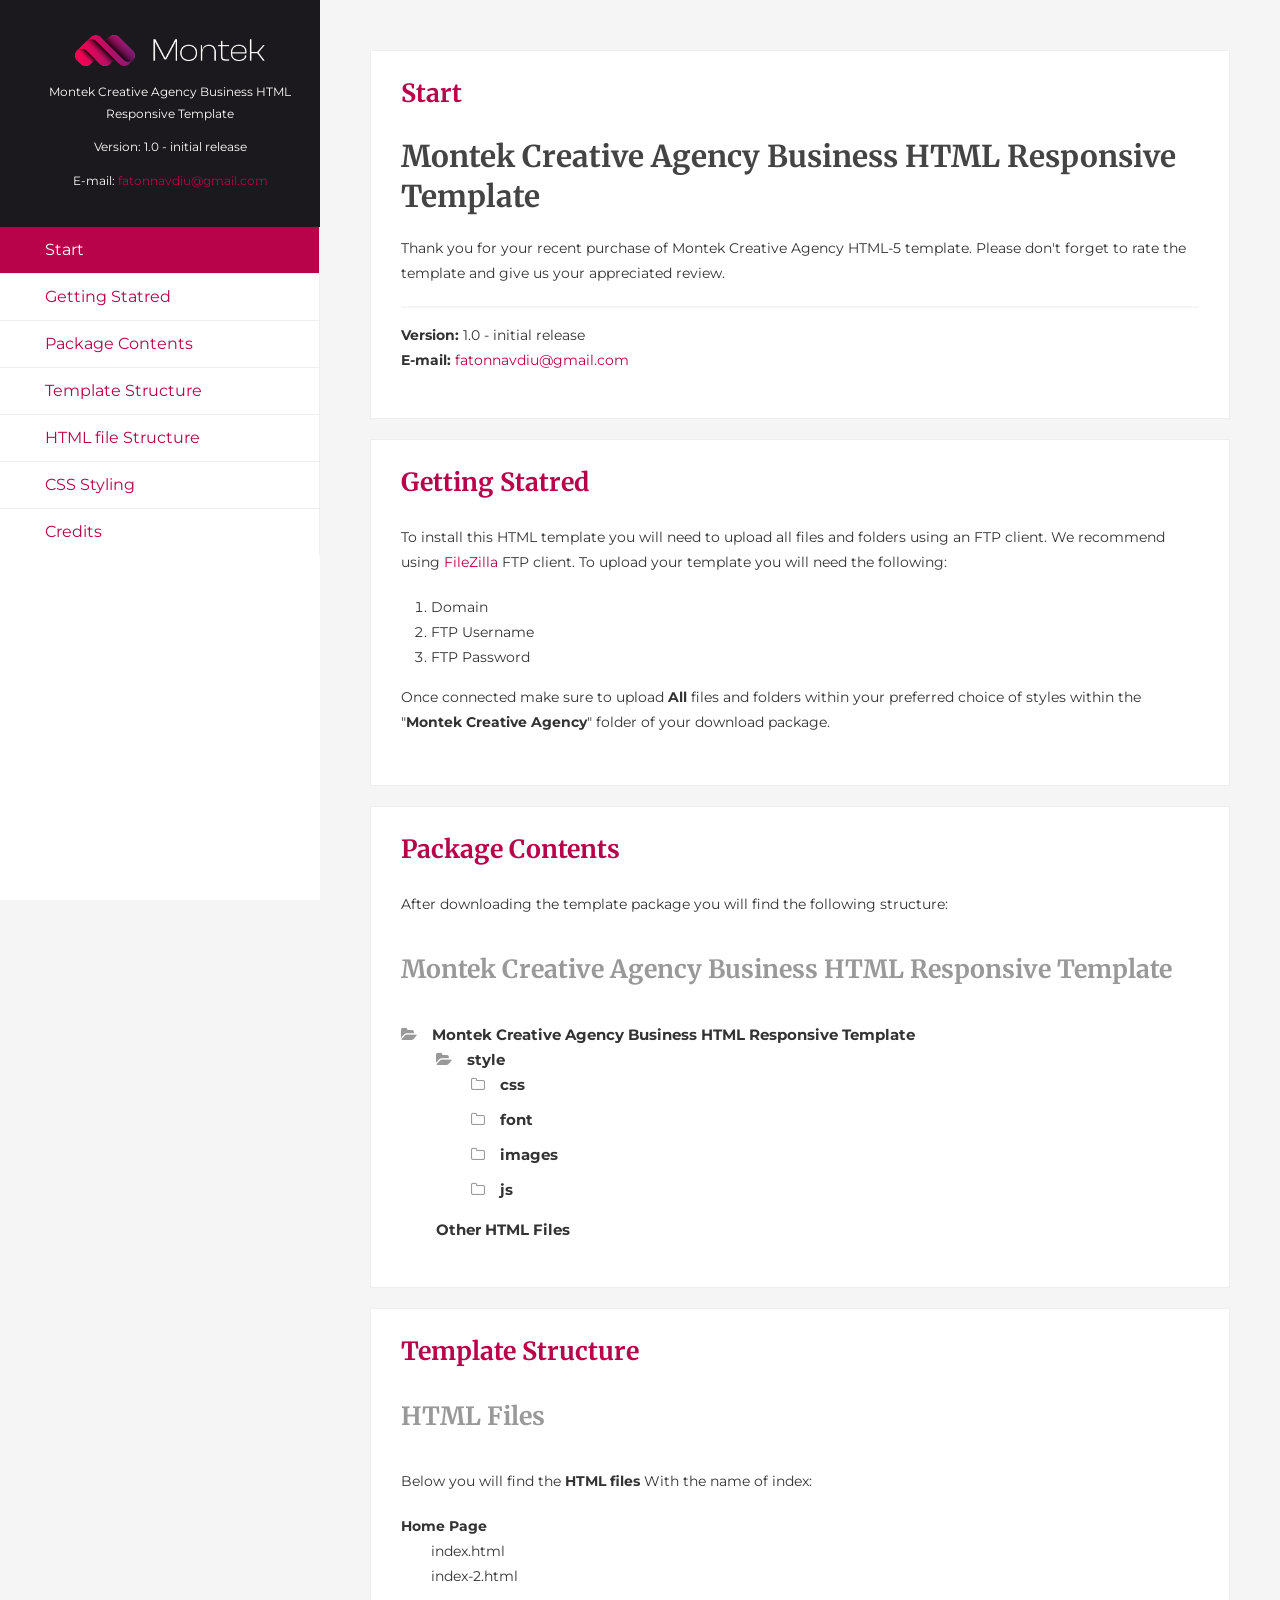
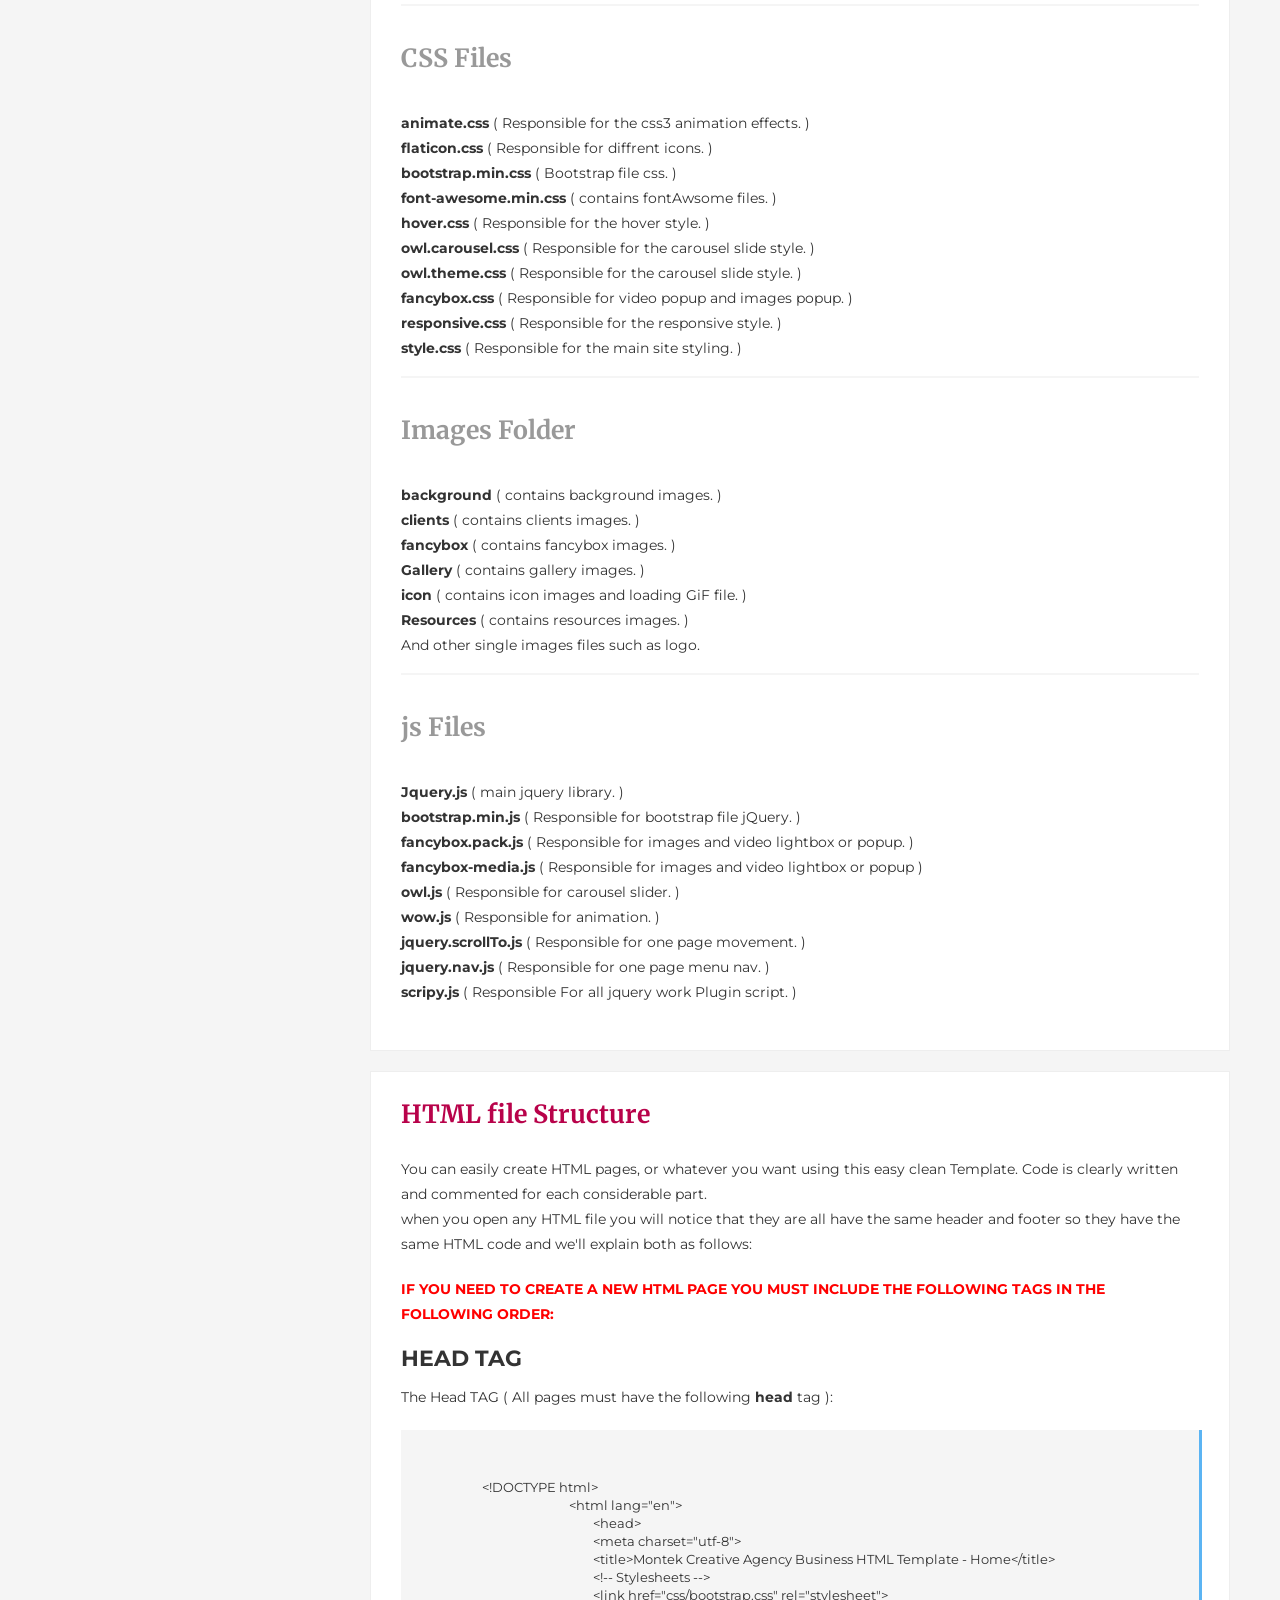
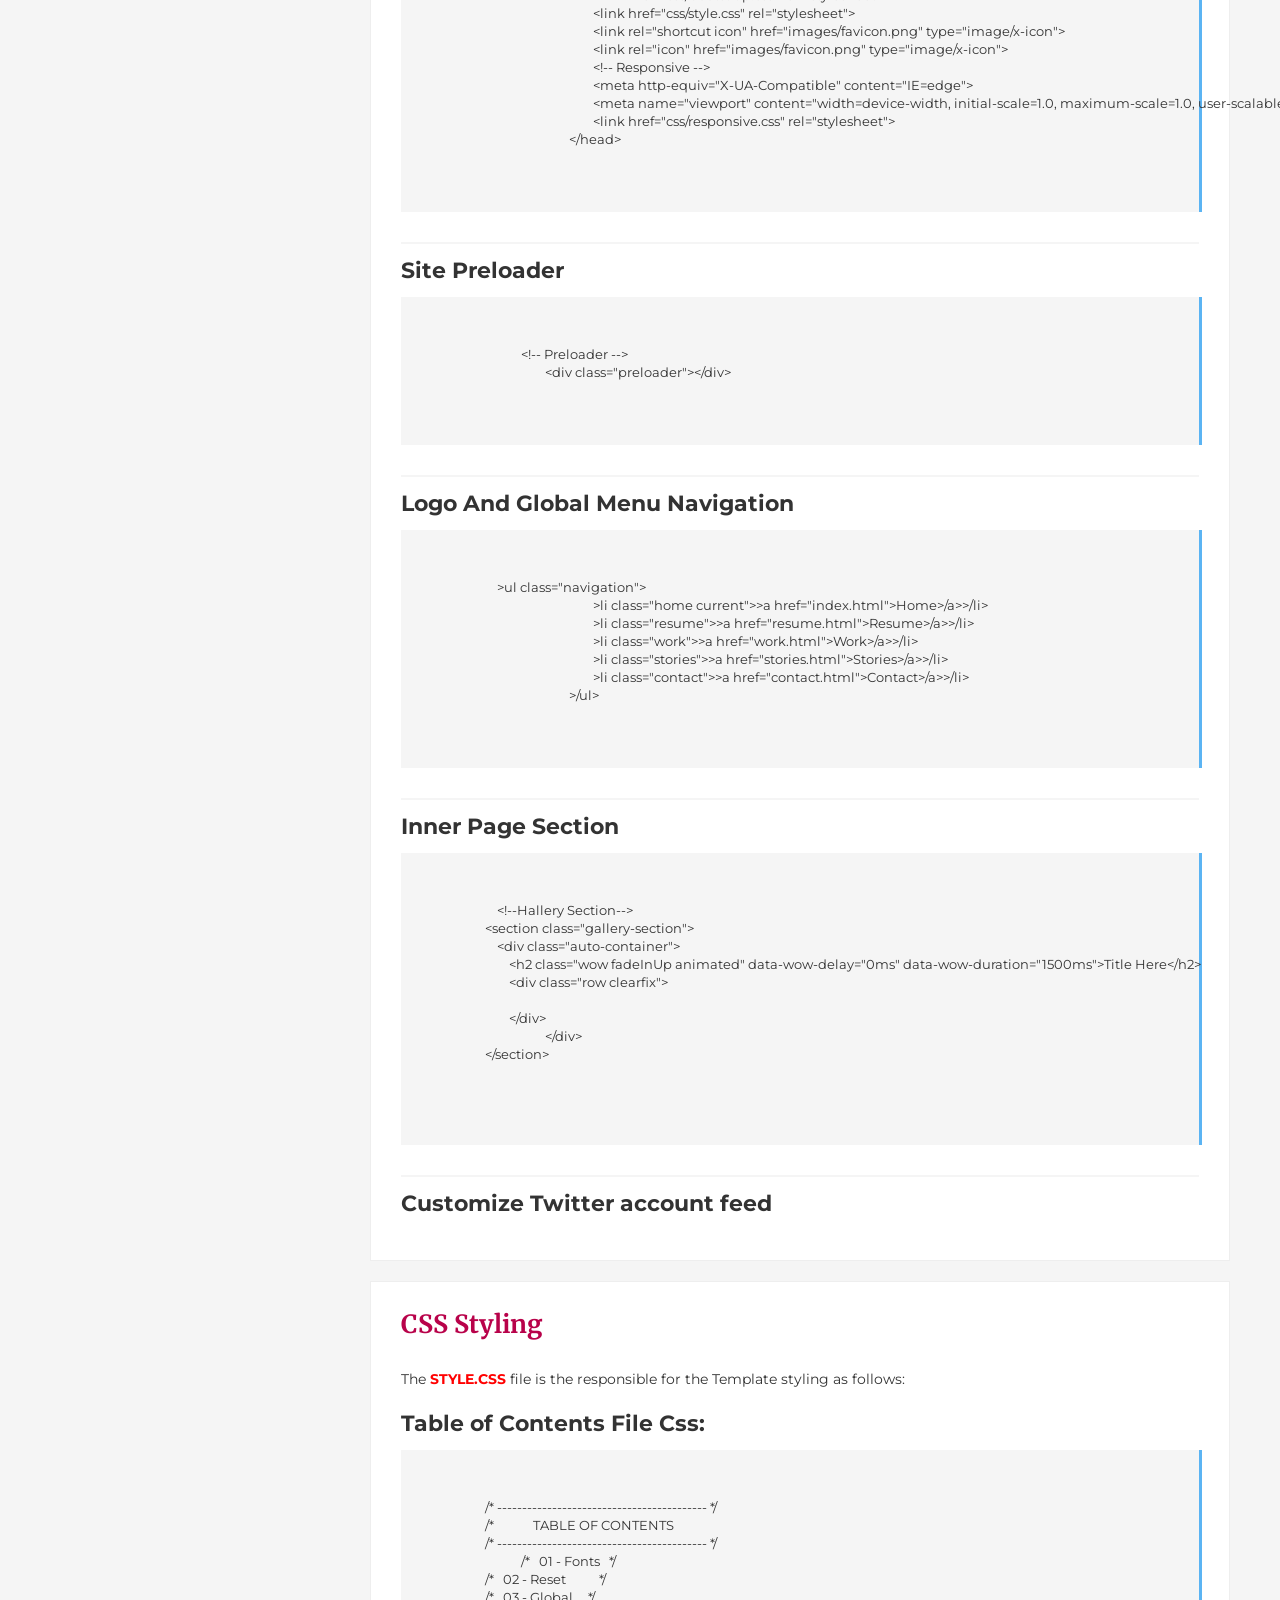
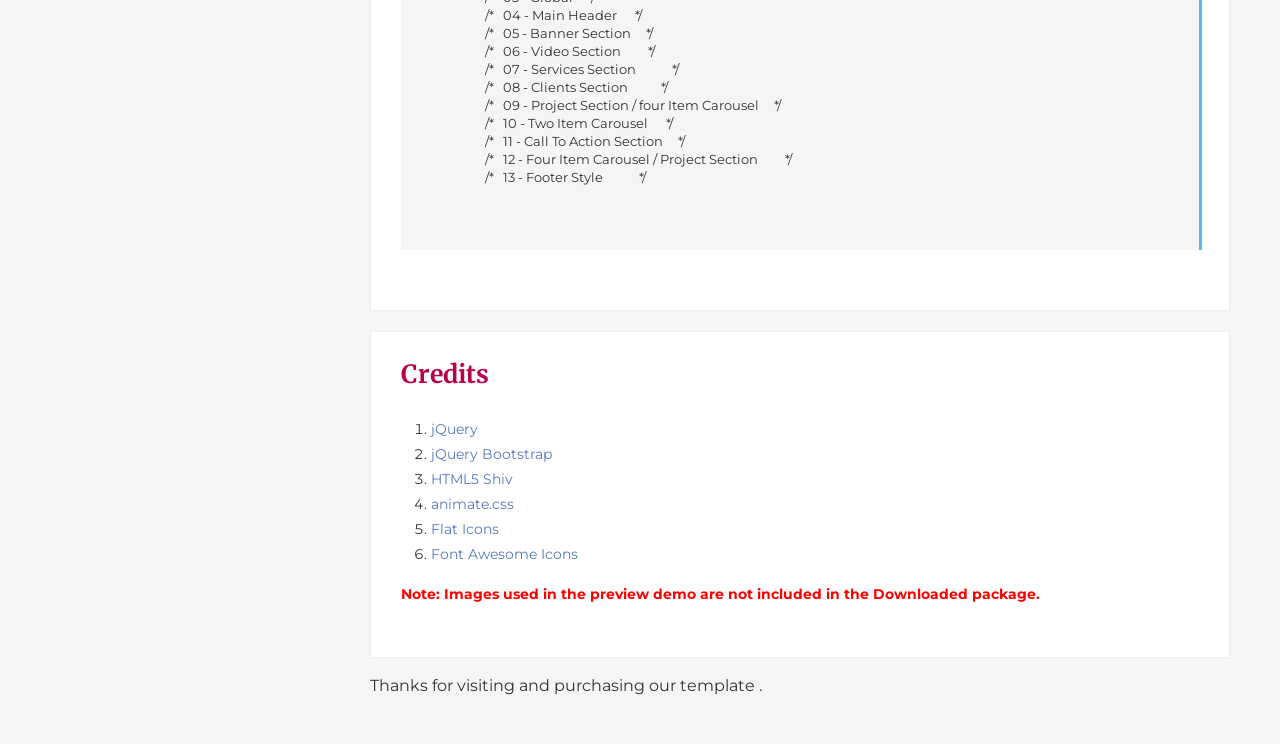
<file: Documentation/index.html>
﻿<!doctype html>  
<!--[if IE 6 ]>
<html lang="en-us" class="ie6" xmlns:v="urn:schemas-microsoft-com:vml" xmlns:o="urn:schemas-microsoft-com:office:office"> <![endif]-->
<!--[if IE 7 ]>
<html lang="en-us" class="ie7" xmlns:v="urn:schemas-microsoft-com:vml" xmlns:o="urn:schemas-microsoft-com:office:office"> <![endif]-->
<!--[if IE 8 ]>
<html lang="en-us" class="ie8" xmlns:v="urn:schemas-microsoft-com:vml" xmlns:o="urn:schemas-microsoft-com:office:office"> <![endif]-->
<!--[if (gt IE 7)|!(IE)]><!-->
<html lang="en-us" xmlns:v="urn:schemas-microsoft-com:vml" xmlns:o="urn:schemas-microsoft-com:office:office"><!--<![endif]-->
<head>
	<meta charset="utf-8">
    <title>Montek Creative Agency Business HTML Template</title>
	<meta name="description" content="Thank you for purchasing Revalia Template. If you have any questions  related to this help file, please feel free to email us via our user page contact form on ENVATO marketplace. Thank you!">
	<meta name="author" content="codepages">
	<meta name="copyright" content="codepages">
	<link rel="stylesheet" href="assets/css/documenter_style.css" media="all">
	<script src="assets/js/jquery.js"></script>
	<script src="assets/js/jquery.scrollTo.js"></script>
	<script src="assets/js/jquery.easing.js"></script>
	<script>document.createElement('section');var duration='500',easing='swing';</script>
	<script src="assets/js/script.js"></script>
	
</head>
<body class="documenter-project-codepages">
	<div id="documenter_sidebar">
		<div class="logo">
			<img src="assets/css/img/logo.png" alt="" />
			<p>Montek Creative Agency Business HTML Responsive Template</p>
			<p>Version: 1.0 - initial release</p>
			<p>E-mail: <a href="#">fatonnavdiu@gmail.com</a></p>
		</div>
		<!--logo-->
		<div class="main-menu">
			<ul id="documenter_nav">
				<li><a class="current" href="#documenter_cover">Start</a></li>
				<li><a href="#getting_statred" title="Getting Statred">Getting Statred</a></li>
				<li><a href="#package_contents" title="Package Contents">Package Contents</a></li>
				<li><a href="#template_structure" title="Template Structure">Template Structure</a></li>
				<li><a href="#html_structure" title="HTML file Structure">HTML file Structure</a></li>
				<li><a href="#css_styling" title="CSS Styling">CSS Styling</a></li>
				<li><a href="#credits" title="Credits">Credits</a></li>
			</ul>
		</div>	
	</div>
	<div id="documenter_content">
	
		<section id="documenter_cover">
			<div class="content-block">
				<div class="page-header"><h3>Start</h3></div>
				<div class="page-content">
					<h2>Montek Creative Agency Business HTML Responsive Template</h2>
					<p>Thank you for your recent purchase of Montek Creative Agency HTML-5 template. Please don't forget to rate the template and give us your appreciated review.</p>
					<div class="line"></div>
					<ul>
						<li><strong>Version:</strong> 1.0 - initial release</li>
						<li><strong>E-mail:</strong> <a href="fatonnavdiu@gmail.com">fatonnavdiu@gmail.com</a></li>
					</ul>
				</div>
			</div>	
		</section>
		
		<section id="getting_statred">
			<div class="content-block">
				<div class="page-header"><h3>Getting Statred</h3></div>
				<div class="page-content">
					<p>To install this HTML template you will need to upload all files and folders using an FTP client. We recommend using&nbsp;<a href="https://filezilla-project.org/" target="_blank">FileZilla</a>&nbsp;FTP client. To upload your template you will need the following:</p>
					<ul class="list">
						<li>Domain</li>
						<li>FTP Username</li>
						<li>FTP Password</li>
					</ul>
					<p>Once connected make sure to upload <strong>All</strong> files and folders within your preferred choice of styles within the &quot;<strong>Montek Creative Agency</strong>&quot; folder of your download package.</p>
				</div>
			</div>	
		</section>

		<section id="package_contents">
			<div class="content-block">
				<div class="page-header"><h3>Package Contents</h3></div>
				<div class="page-content">
					<p>After downloading the template package you will find the following structure:</p>
					<h3 class="Title-content">Montek Creative Agency Business HTML Responsive Template</h3>
					<ul class="list-folder">
						<li><i class="fa fa-folder-open"></i>Montek Creative Agency Business HTML Responsive Template
							<ul>
								<li><i class="fa fa-folder-open"></i>style
									<ul>
									<li><i class="fa fa-folder-o"></i>css</li>
									<li><i class="fa fa-folder-o"></i>font</li>
									<li><i class="fa fa-folder-o"></i>images</li>
									<li><i class="fa fa-folder-o"></i>js</li>
									</ul>
								</li>
								<li>Other HTML Files</li>
							</ul>	
						</li>		
					</ul>
				</div>
			</div>	
		</section>

		<section id="template_structure">
			<div class="content-block">
				<div class="page-header"><h3>Template Structure</h3></div>
				<div class="page-content">
					<h4 class="Title-content">HTML Files</h4>
					<p>Below you will find the <strong>HTML files</strong> With the name of index:</p>
					<ul class="list-link">
						<li><strong>Home Page</strong>
							<ul>
								<li>index.html</li>
								<li>index-2.html</li>
							</ul>
						</li>
					</ul>
					<div class="line"></div>
					<h4 class="Title-content">CSS Files</h4>
					<ul class="list-link">
						<li><strong>animate.css</strong>  ( Responsible for the css3 animation effects. )</li>
                        <li><strong>flaticon.css</strong>  ( Responsible for diffrent icons. )</li>
						<li><strong>bootstrap.min.css</strong> ( Bootstrap file css. )</li>
						<li><strong>font-awesome.min.css</strong> ( contains fontAwsome files. )</li>
						<li><strong>hover.css</strong> ( Responsible for the hover style. )</li>
						<li><strong>owl.carousel.css</strong> ( Responsible for the carousel slide style. )</li>
						<li><strong>owl.theme.css</strong> ( Responsible for the carousel slide style. )</li>
                        <li><strong>fancybox.css</strong> ( Responsible for video popup and images popup. )</li>
						<li><strong>responsive.css</strong> ( Responsible for the responsive style. )</li>
						<li><strong>style.css</strong> ( Responsible for the main site styling. )</li>
					</ul>
					
					<div class="line"></div>
					
					<h4 class="Title-content">Images Folder</h4>
					<ul class="list-link">
						<li><strong>background</strong>  ( contains background images. )</li>
						<li><strong>clients</strong> ( contains clients images. )</li>
						<li><strong>fancybox</strong> ( contains fancybox images. )</li>
						<li><strong>Gallery</strong> ( contains gallery images. )</li>
                        <li><strong>icon</strong> ( contains icon images and loading GiF file. )</li>
						<li><strong>Resources</strong> ( contains resources images. )</li>
						<li>And other single images files such as logo.</li>
					</ul>
					<div class="line"></div>
					<h4 class="Title-content">js Files</h4>
					<ul class="list-link">
                    	<li><strong>Jquery.js</strong> ( main jquery library. )</li>
						<li><strong>bootstrap.min.js</strong> ( Responsible for bootstrap file jQuery. )</li>
						<li><strong>fancybox.pack.js</strong> ( Responsible for images and video lightbox or popup. )</li>
						<li><strong>fancybox-media.js</strong> ( Responsible for images and video lightbox or popup )</li>
						<li><strong>owl.js</strong> ( Responsible for carousel slider. )</li>
						<li><strong>wow.js</strong> ( Responsible for animation. )</li>
						<li><strong>jquery.scrollTo.js</strong> ( Responsible for one page movement. )</li>
						<li><strong>jquery.nav.js</strong> ( Responsible for one page menu nav. )</li>
						<li><strong>scripy.js</strong> ( Responsible For all jquery work Plugin script. )</li>
					</ul>
				</div>
			</div>	
		</section>
		
		<section id="html_structure">
			<div class="content-block">
				<div class="page-header"><h3>HTML file Structure</h3></div>
				<div class="page-content">
					<p>You can easily create HTML pages, or whatever you want using this easy clean Template. Code is clearly written and commented for each considerable part.<br>
					when you open any HTML file you will notice that they are all have the same header and footer so they have the same HTML code and we'll explain both as follows:</p>
					<p style="font-weight:bold;text-transform:uppercase;color:#f00">If You need to create a new html page you must include the following tags in the following order:</p>
				<h4><strong>HEAD TAG</strong></h4>
				<p>The Head TAG ( All pages must have the following <strong>head </strong>tag ):</p>
					<pre class="box bradius-1">
						<code>
                           &lt;!DOCTYPE html&gt;
							&lt;html lang="en"&gt;
								&lt;head&gt;
								&lt;meta charset="utf-8"&gt;
								&lt;title&gt;Montek Creative Agency Business HTML Template - Home&lt;/title&gt;
								&lt;!-- Stylesheets --&gt;
								&lt;link href="css/bootstrap.css" rel="stylesheet"&gt;
								&lt;link href="css/style.css" rel="stylesheet"&gt;
								&lt;link rel="shortcut icon" href="images/favicon.png" type="image/x-icon"&gt;
								&lt;link rel="icon" href="images/favicon.png" type="image/x-icon"&gt;
								&lt;!-- Responsive --&gt;
								&lt;meta http-equiv="X-UA-Compatible" content="IE=edge"&gt;
								&lt;meta name="viewport" content="width=device-width, initial-scale=1.0, maximum-scale=1.0, user-scalable=0"&gt;
								&lt;link href="css/responsive.css" rel="stylesheet"&gt;
							&lt;/head&gt;
						</code>
					</pre>
				<div class="line"></div>
				
				<h4><strong>Site Preloader</strong></h4>
					<pre class="box bradius-1">
						<code>
            				&lt;!-- Preloader --&gt;
    						&lt;div class="preloader"&gt;&lt;/div&gt;
						</code>
					</pre>
					<div class="line"></div>
				<h4><strong>Logo And Global Menu Navigation</strong></h4>
					<pre class="box bradius-1">
						<code>
                        	&gt;ul class="navigation"&gt;
								&gt;li class="home current"&gt;&gt;a href="index.html"&gt;Home&gt;/a&gt;&gt;/li&gt;
								&gt;li class="resume"&gt;&gt;a href="resume.html"&gt;Resume&gt;/a&gt;&gt;/li&gt;
								&gt;li class="work"&gt;&gt;a href="work.html"&gt;Work&gt;/a&gt;&gt;/li&gt;
								&gt;li class="stories"&gt;&gt;a href="stories.html"&gt;Stories&gt;/a&gt;&gt;/li&gt;
								&gt;li class="contact"&gt;&gt;a href="contact.html"&gt;Contact&gt;/a&gt;&gt;/li&gt;
							&gt;/ul&gt;
                        </code>
					</pre>				
					<div class="line"></div>	
					
				
				<h4><strong>Inner Page Section</strong></h4>
					<pre class="box bradius-1">
						<code>
                        	&lt;!--Hallery Section--&gt;
                            &lt;section class="gallery-section"&gt;
                                &lt;div class="auto-container"&gt;
                                    &lt;h2 class="wow fadeInUp animated" data-wow-delay="0ms" data-wow-duration="1500ms"&gt;Title Here&lt;/h2&gt;
                                    &lt;div class="row clearfix"&gt;
                                    
                                    &lt;/div&gt;
           					&lt;/div&gt;
                            &lt;/section&gt;
                            
						</code>
					</pre>

				<div class="line"></div>
				<h4><strong>Customize Twitter account feed</strong></h4>		
					
				</div>
			</div>	
		</section>
		
		<section id="css_styling">
			<div class="content-block">
				<div class="page-header"><h3>CSS Styling</h3></div>
				<div class="page-content">
					<p>The <span style="font-weight:bold;text-transform:uppercase;color:#f00"> style.css </span> file is the responsible for the Template styling as follows:</p>
				<h4><strong>Table of Contents File Css:</strong></h4>			
					<pre class="box bradius-1">
						<code>
                            /* ------------------------------------------ */
                            /*             TABLE OF CONTENTS
                            /* ------------------------------------------ */
                			/*   01 - Fonts   */
                            /*   02 - Reset           */
                            /*   03 - Global     */	
                            /*   04 - Main Header      */
                            /*   05 - Banner Section     */
                            /*   06 - Video Section         */
                            /*   07 - Services Section            */
                            /*   08 - Clients Section           */
                            /*   09 - Project Section / four Item Carousel     */	
                            /*   10 - Two Item Carousel      */
                            /*   11 - Call To Action Section     */
                            /*   12 - Four Item Carousel / Project Section         */
                            /*   13 - Footer Style            */
            			</code>
					</pre>
				</div>
			</div>	
		</section>
		
		<section id="credits">
			<div class="content-block">
				<div class="page-header"><h3>Credits</h3></div>
				<ul class="list">
					<li><a href="http://jquery.com/" target="_blank">jQuery</a></li>
					<li><a href="http://getbootstrap.com/" target="_blank">jQuery Bootstrap</a></li>
					<li><a href="https://code.google.com/p/html5shiv/" target="_blank">HTML5 Shiv</a></li>
					<li><a href="http://daneden.github.io/animate.css/" target="_blank">animate.css</a></li>
					<li><a href="http://www.flaticon.com/" target="_blank">Flat Icons</a></li>
					<li><a href="http://fontawesome.io/" target="_blank">Font Awesome Icons</a></li>
				</ul>
				<p style="color:#f00"><strong>Note: Images used in the preview demo are not included in the Downloaded package.</strong></p>
			</div>	
		</section>
	
		<p class="thanks">Thanks for visiting and purchasing our template .</p>
	</div>
	
</body>
</html>
</file>
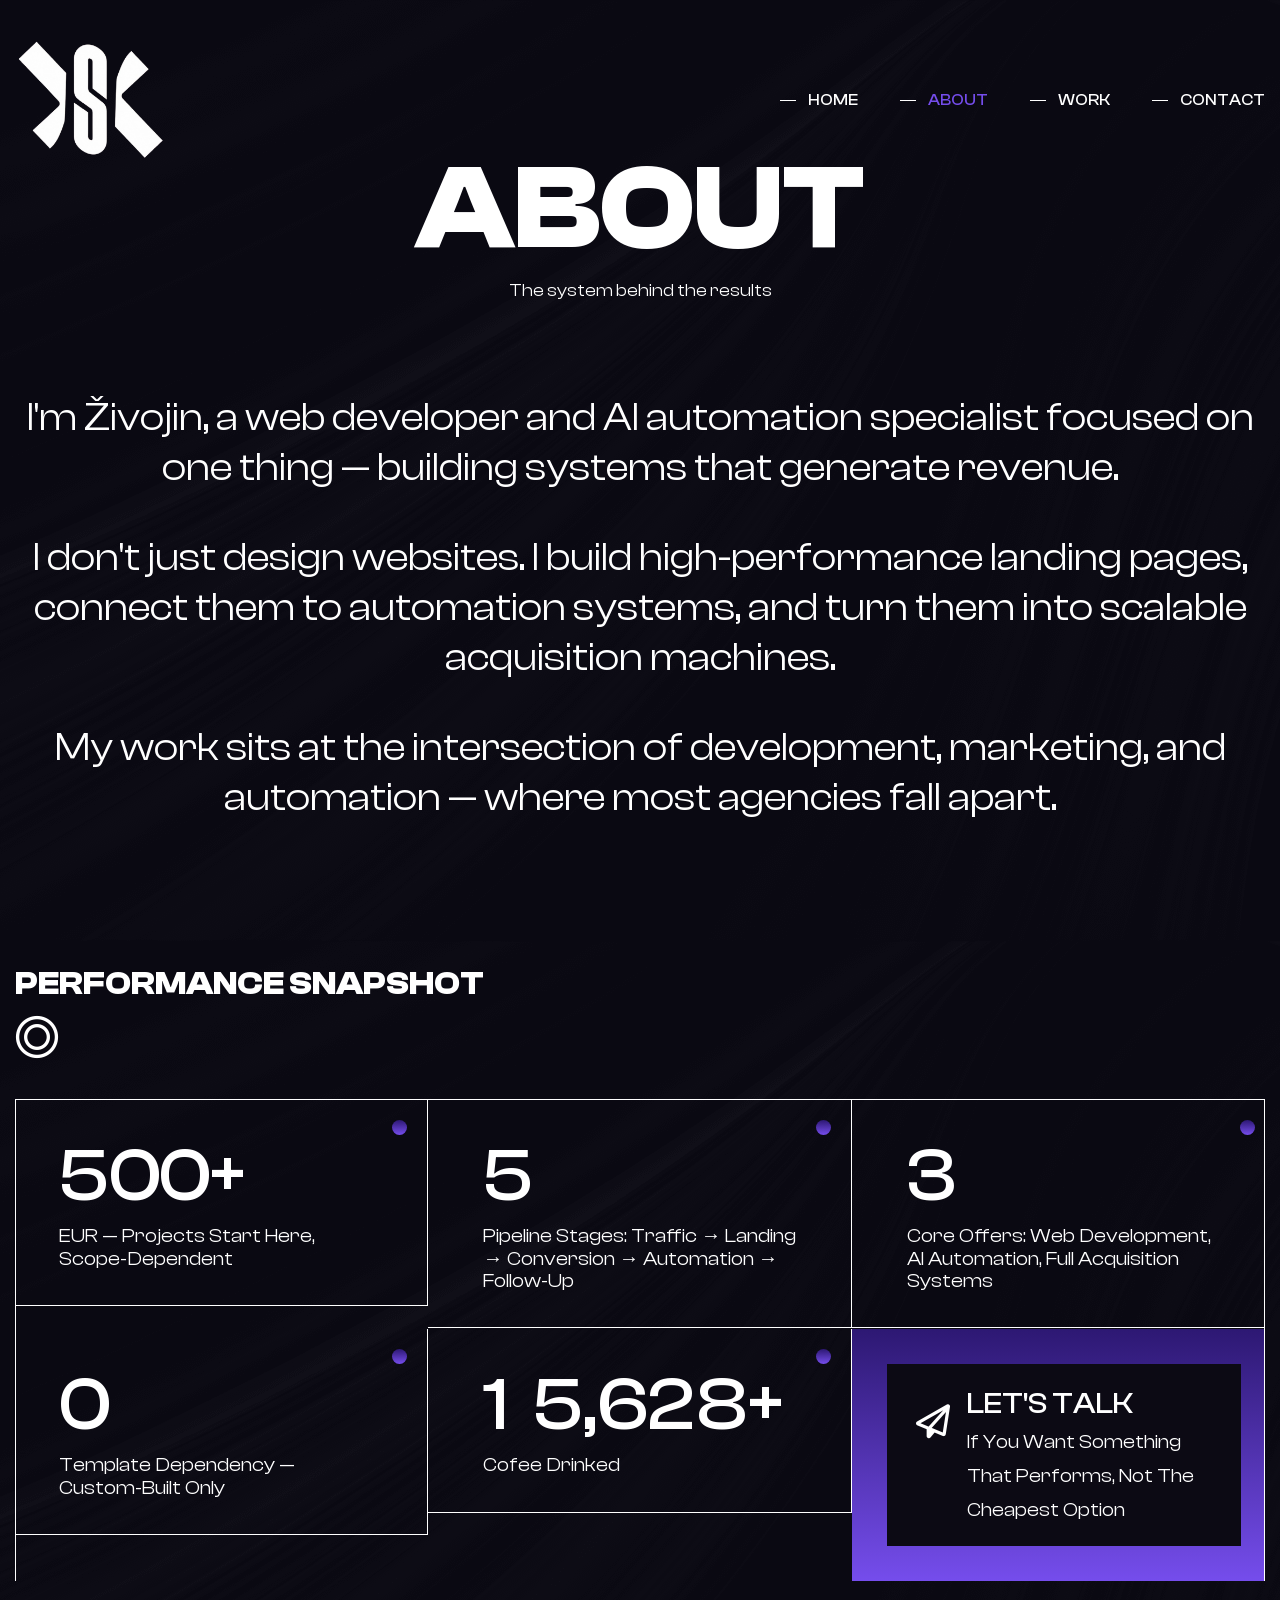
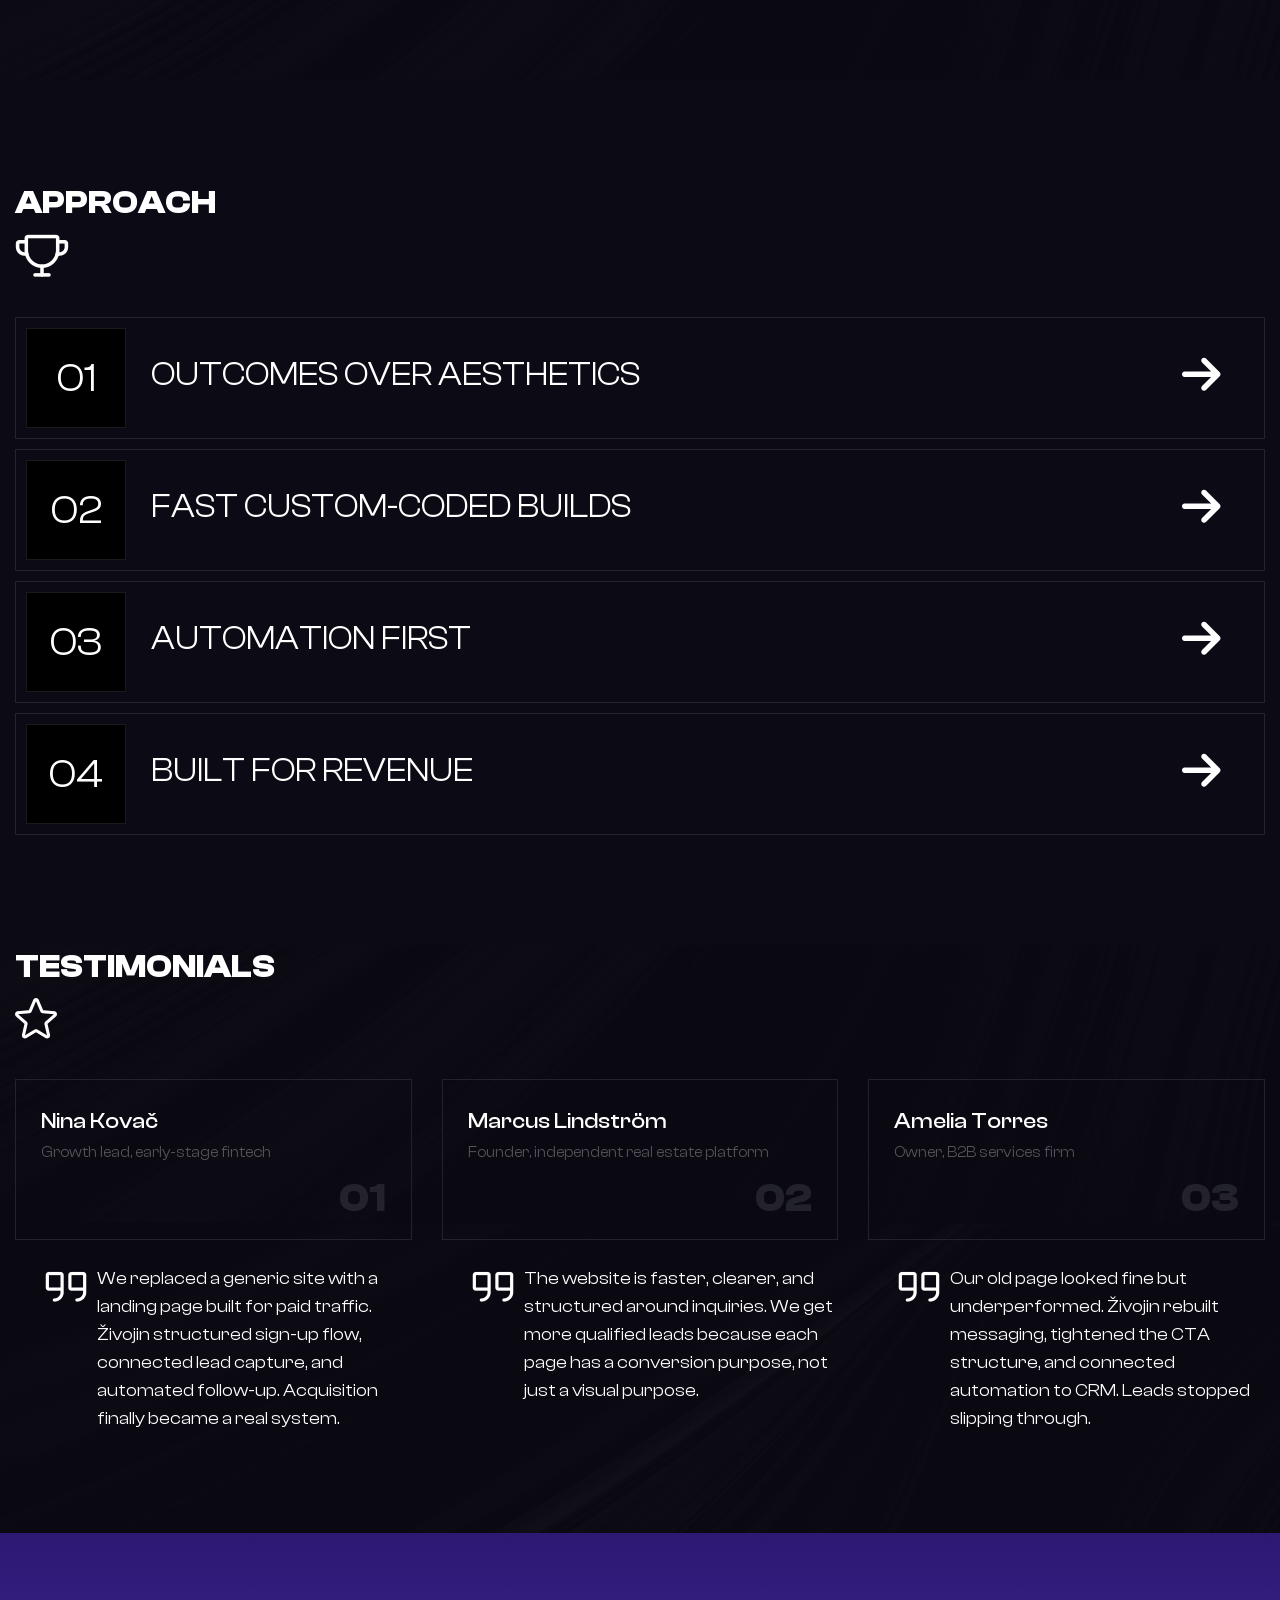
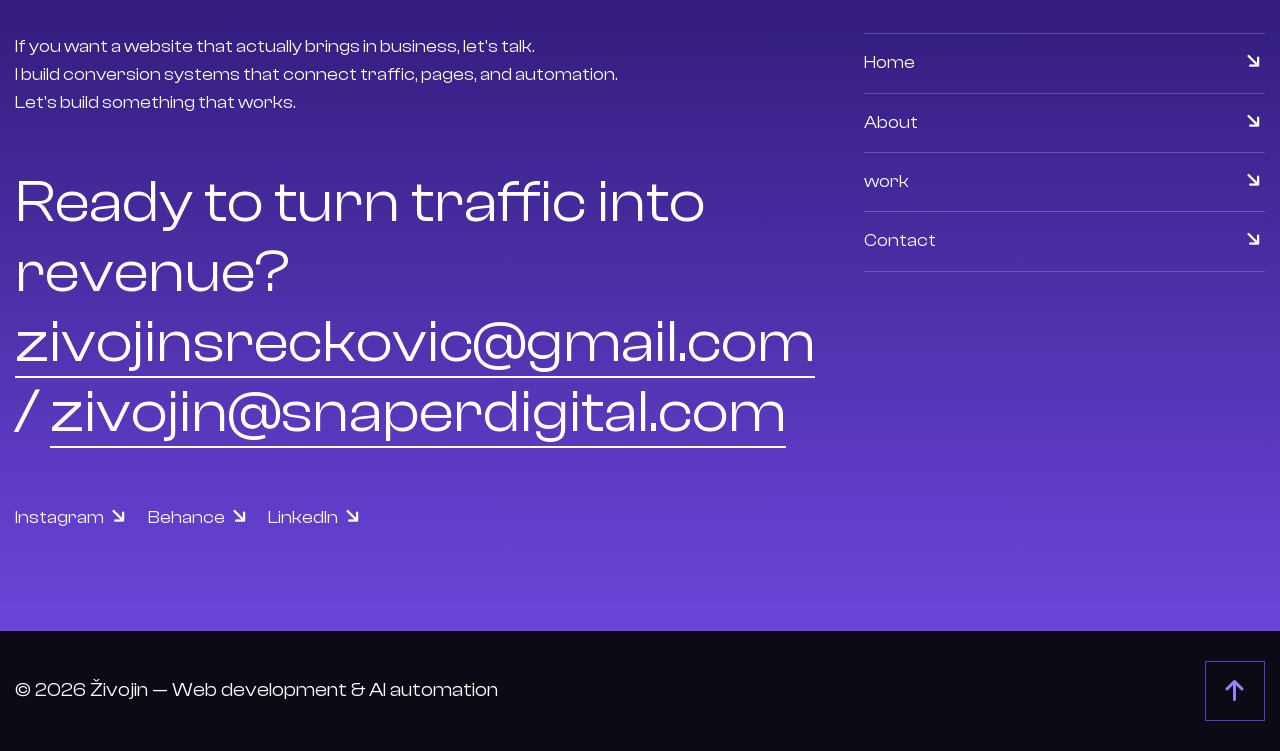
<file: about.html>
<!DOCTYPE html>
<html lang="en">
<head>
<meta charset="utf-8">
<title>About Živojin | Web Developer &amp; AI Automation Specialist</title>
<meta name="description" content="About Živojin Sreckovic: web developer and AI automation specialist focused on revenue systems—development, marketing, and automation in one loop.">
<meta name="robots" content="index, follow">
<link rel="canonical" href="https://zivojin.dev/about.html">
<script type="application/ld+json">
{
  "@context": "https://schema.org",
  "@type": "WebPage",
  "@id": "https://zivojin.dev/about.html#webpage",
  "url": "https://zivojin.dev/about.html",
  "name": "About Živojin",
  "isPartOf": { "@id": "https://zivojin.dev/#website" },
  "about": { "@id": "https://zivojin.dev/#person" },
  "description": "Background, approach, and performance snapshot for Živojin Sreckovic."
}
</script>
<!-- Stylesheets -->
<link href="assets/css/bootstrap.css" rel="stylesheet">
<link href="assets/css/style.css" rel="stylesheet">
<link href="assets/css/responsive.css" rel="stylesheet">

<link href="https://fonts.googleapis.com/css2?family=Lora:ital,wght@0,400;0,500;0,600;0,700;1,600;1,700&display=swap" rel="stylesheet">
<link href="https://fonts.googleapis.com/css2?family=Inter:wght@300;400;500;600;700;800;900&display=swap" rel="stylesheet">

<link rel="shortcut icon" href="assets/images/zivojin-logo.png" type="image/png">
<link rel="icon" href="assets/images/zivojin-logo.png" type="image/png">

<!-- Responsive -->
<meta http-equiv="X-UA-Compatible" content="IE=edge">
<meta name="viewport" content="width=device-width, initial-scale=1.0, maximum-scale=1.0, user-scalable=0">

</head>

<body>

<div class="page-wrapper image-layer" style="background-image:url(assets/images/how-i-work-bg.png)">	
	<!-- Main Header -->
	<header class="main-header">
		
		<!-- Header Lower -->
		<div class="header-lower">
			<div class="auto-container">
				<div class="inner-container">
					<div class="d-flex justify-content-between align-items-center flex-wrap">
						
						<div class="logo-box">
							<div class="logo"><a href="index.html"><img src="assets/images/zivojin-logo.png" alt="Zivojin logo" title="Zivojin"></a></div>
						</div>
						
						<div class="nav-outer d-flex flex-wrap">
							<!-- Main Menu -->
							<nav class="main-menu navbar-expand-md">
								<div class="navbar-header">
									<!-- Toggle Button -->    	
									<button class="navbar-toggler" type="button" data-toggle="collapse" data-target="#navbarSupportedContent" aria-controls="navbarSupportedContent" aria-expanded="false" aria-label="Toggle navigation">
										<span class="icon-bar"></span>
										<span class="icon-bar"></span>
										<span class="icon-bar"></span>
									</button>
								</div>
								
								<div class="navbar-collapse collapse clearfix" id="navbarSupportedContent">
									<ul class="navigation clearfix">
										<li><a href="index.html">Home</a></li>
										<li><a href="about.html">About</a></li>
										<li class="dropdown"><a href="#">work</a>
											<ul>
												<li><a href="work.html">work</a></li>
												<li><a href="contact.html">Discuss a project</a></li>
											</ul>
										</li>
										<li><a href="contact.html">Contact</a></li>
									</ul>
								</div>
							</nav>
						</div>

						<!-- Mobile Navigation Toggler -->
						<div class="mobile-nav-toggler">
							<svg xmlns="http://www.w3.org/2000/svg" class="icon icon-tabler icon-tabler-menu-2" width="24" height="24" viewBox="0 0 24 24" stroke-width="1.5" stroke="currentColor" fill="none" stroke-linecap="round" stroke-linejoin="round"><path stroke="none" d="M0 0h24v24H0z" fill="none"/><path d="M4 6l16 0" /><path d="M4 12l16 0" /><path d="M4 18l16 0" /></svg>
						</div>
						
					</div>
				</div>
			</div>
		</div>
		<!--End Header Lower-->
		
		<!-- Mobile Menu  -->
		<div class="mobile-menu">
			<div class="menu-backdrop"></div>
			<div class="close-btn"><span class="icon fa-solid fa-xmark fa-fw"></span></div>
			
			<nav class="menu-box">
				<div class="nav-logo"><a href="index.html"><img src="assets/images/zivojin-logo.png" alt="Zivojin logo" title="Zivojin"></a></div>
				<div class="menu-outer"><!--Here Menu Will Come Automatically Via Javascript / Same Menu as in Header--></div>
			</nav>
		</div>
		<!-- End Mobile Menu -->
	
	</header>
	<!-- End Main Header -->
	
	<!-- Page Title -->
	<section class="page-title">
		<div class="auto-container">
			<h1 class="page-title_heading">About</h1>
			<div class="page-title_text">The system behind the results</div>
		</div>
	</section>
	<!-- End Page Title -->

	<!-- About Intro -->
	<section class="team-one about-intro">
		<div class="auto-container">
			<!-- Title Box -->
			<div class="title-box">
				<h2>I'm Živojin, a web developer and AI automation specialist focused on one thing — building systems that generate revenue.</h2>
				<h2>I don't just design websites. I build high-performance landing pages, connect them to automation systems, and turn them into scalable acquisition machines.</h2>
				<h2>My work sits at the intersection of development, marketing, and automation — where most agencies fall apart.</h2>
			</div>
		</div>
	</section>
	<!-- End About Intro -->
	
	<!-- Stats One -->
	<section class="stats-one style-two">
		<div class="auto-container">
			<!-- Sec Title -->
			<div class="sec-title">
				<h2 class="sec-title_heading">Performance Snapshot</h2>
				<div class="sec-title_icon"><img src="assets/images/icons/icon-4.png" alt="" /></div>
			</div>
			<div class="inner-container">
				<div class="row clearfix">
					
					<!-- Counter Column -->
					<div class="counter-block_one col-lg-4 col-md-6 col-sm-6">
						<div class="counter-block_one-inner wow flipInX" data-wow-delay="0ms" data-wow-duration="1500ms">
							<div class="counter-block_one-counter"><span class="odometer" data-count="500"></span>+</div>
							<div class="counter-block_one-text">EUR — projects start here, scope-dependent</div>
						</div>
					</div>
					
					<!-- Counter Column -->
					<div class="counter-block_one col-lg-4 col-md-6 col-sm-6">
						<div class="counter-block_one-inner wow flipInX" data-wow-delay="0ms" data-wow-duration="1500ms">
							<div class="counter-block_one-counter"><span class="odometer" data-count="5"></span></div>
							<div class="counter-block_one-text">pipeline stages: traffic → landing → conversion → automation → follow-up</div>
						</div>
					</div>
					
					<!-- Counter Column -->
					<div class="counter-block_one col-lg-4 col-md-6 col-sm-6">
						<div class="counter-block_one-inner wow flipInX" data-wow-delay="0ms" data-wow-duration="1500ms">
							<div class="counter-block_one-counter"><span class="odometer" data-count="3"></span></div>
							<div class="counter-block_one-text">core offers: web development, AI automation, full acquisition systems</div>
						</div>
					</div>
					
					<!-- Counter Column -->
					<div class="counter-block_one col-lg-4 col-md-6 col-sm-6">
						<div class="counter-block_one-inner wow flipInX" data-wow-delay="0ms" data-wow-duration="1500ms">
							<div class="counter-block_one-counter"><span class="odometer" data-count="0"></span></div>
							<div class="counter-block_one-text">template dependency — custom-built only</div>
						</div>
					</div>
					
					<!-- Counter Column -->
					<div class="counter-block_one col-lg-4 col-md-6 col-sm-6">
						<div class="counter-block_one-inner wow flipInX" data-wow-delay="0ms" data-wow-duration="1500ms">
							<div class="counter-block_one-counter"><span class="odometer" data-count="15628"></span>+</div>
							<div class="counter-block_one-text">cofee drinked</div>
						</div>
					</div>
					
					<!-- Counter Column -->
					<div class="stats-one_contact-column col-lg-4 col-md-6 col-sm-6">
						<div class="stats-one_contact-inner wow flipInX" data-wow-delay="0ms" data-wow-duration="1500ms">
							<div class="stats-one_contact-content">
								<a href="contact.html">
								<div class="stats-one_contact-icon fa-regular fa-paper-plane fa-fw"></div>
								<h3>Let's talk</h3>
								<div class="text">If you want something that performs, not the cheapest option</div>
								</a>
							</div>
						</div>
					</div>
					
				</div>
			</div>
		</div>
	</section>
	<!-- End Stats One -->
	
	<!-- Awards One -->
	<section class="awards-one">
		<div class="auto-container">
			<!-- Sec Title -->
			<div class="sec-title">
				<h2 class="sec-title_heading">Approach</h2>
				<div class="sec-title_icon"><img src="assets/images/icons/icon-5.png" alt="" /></div>
			</div>
			<div class="inner-container">
				
				<!-- Awards Block One -->
				<div class="awards-block_one">
					<div class="awards-block_one-inner">
						<a href="contact.html" class="awards-block_one-link"></a>
						<div class="awards-block_one-content">
							<div class="awards-block_one-number">01</div>
							<h2 class="awards-block_one-title">Outcomes over aesthetics <span>if it doesn't convert or scale, it doesn't ship</span></h2>
							<div class="awards-block_one-arrow fa-solid fa-arrow-right fa-fw"></div>
						</div>
					</div>
				</div>
				
				<!-- Awards Block One -->
				<div class="awards-block_one">
					<div class="awards-block_one-inner">
						<a href="contact.html" class="awards-block_one-link"></a>
						<div class="awards-block_one-content">
							<div class="awards-block_one-number">02</div>
							<h2 class="awards-block_one-title">Fast custom-coded builds <span>paid traffic, SEO, and long-term scalability</span></h2>
							<div class="awards-block_one-arrow fa-solid fa-arrow-right fa-fw"></div>
						</div>
					</div>
				</div>
				
				<!-- Awards Block One -->
				<div class="awards-block_one">
					<div class="awards-block_one-inner">
						<a href="contact.html" class="awards-block_one-link"></a>
						<div class="awards-block_one-content">
							<div class="awards-block_one-number">03</div>
							<h2 class="awards-block_one-title">Automation first <span>lead capture, CRM, follow-up, and operations in one flow</span></h2>
							<div class="awards-block_one-arrow fa-solid fa-arrow-right fa-fw"></div>
						</div>
					</div>
				</div>
				
				<!-- Awards Block One -->
				<div class="awards-block_one">
					<div class="awards-block_one-inner">
						<a href="contact.html" class="awards-block_one-link"></a>
						<div class="awards-block_one-content">
							<div class="awards-block_one-number">04</div>
							<h2 class="awards-block_one-title">Built for revenue <span>not for looking good without generating business</span></h2>
							<div class="awards-block_one-arrow fa-solid fa-arrow-right fa-fw"></div>
						</div>
					</div>
				</div>
				
			</div>
		</div>
	</section>
	<!-- End Awards One -->
	
	<!-- Testimonial One -->
	<section class="testimonial-one style-two">
		<div class="auto-container">
			<!-- Sec Title -->
			<div class="sec-title">
				<h2 class="sec-title_heading">Testimonials</h2>
				<div class="sec-title_icon"><img src="assets/images/icons/icon-3.png" alt="" /></div>
			</div>
			<div class="three-item_carousel swiper-container">
				<div class="swiper-wrapper">

					<!-- Slide -->
					<div class="swiper-slide">
						<!-- Testimonial Block One -->
						<div class="testimonial-block_one">
							<div class="testimonial-block_one-inner">
								<div class="testimonial-block_one-content">
									<h5 class="testimonial-block_one-name">Nina Kovač</h5>
									<div class="testimonial-block_one-designation">Growth lead, early-stage fintech</div>
									<h5 class="testimonial-block_one-number">01</h5>
								</div>
								<div class="testimonial-block_one-lower">
									<span class="quote_icon"><img src="assets/images/icons/quote.png" alt="" /></span>
									We replaced a generic site with a landing page built for paid traffic. Živojin structured sign-up flow, connected lead capture, and automated follow-up. Acquisition finally became a real system.
								</div>
							</div>
						</div>
					</div>
					
					<!-- Slide -->
					<div class="swiper-slide">
						<!-- Testimonial Block One -->
						<div class="testimonial-block_one">
							<div class="testimonial-block_one-inner">
								<div class="testimonial-block_one-content">
									<h5 class="testimonial-block_one-name">Marcus Lindström</h5>
									<div class="testimonial-block_one-designation">Founder, independent real estate platform</div>
									<h5 class="testimonial-block_one-number">02</h5>
								</div>
								<div class="testimonial-block_one-lower">
									<span class="quote_icon"><img src="assets/images/icons/quote.png" alt="" /></span>
									The website is faster, clearer, and structured around inquiries. We get more qualified leads because each page has a conversion purpose, not just a visual purpose.
								</div>
							</div>
						</div>
					</div>
					
					<!-- Slide -->
					<div class="swiper-slide">
						<!-- Testimonial Block One -->
						<div class="testimonial-block_one">
							<div class="testimonial-block_one-inner">
								<div class="testimonial-block_one-content">
									<h5 class="testimonial-block_one-name">Amelia Torres</h5>
									<div class="testimonial-block_one-designation">Owner, B2B services firm</div>
									<h5 class="testimonial-block_one-number">03</h5>
								</div>
								<div class="testimonial-block_one-lower">
									<span class="quote_icon"><img src="assets/images/icons/quote.png" alt="" /></span>
									Our old page looked fine but underperformed. Živojin rebuilt messaging, tightened the CTA structure, and connected automation to CRM. Leads stopped slipping through.
								</div>
							</div>
						</div>
					</div>
					
				</div>
			</div>
			
		</div>
	</section>
	<!-- End Testimonial One -->
	
	<!-- Main Footer -->
	<footer class="main-footer">
		<div class="auto-container">
			<!-- Widgets Section -->
			<div class="widgets-section">
				<div class="row clearfix">
					
					<!-- Footer Column -->
					<div class="footer-column col-lg-8 col-md-12 col-sm-12">
						<div class="footer-text">If you want a website that actually brings in business, let's talk. <br> I build conversion systems that connect traffic, pages, and automation. <br> Let's build something that works.</div>
						<h2>Ready to turn traffic into revenue? <a href="mailto:zivojinsreckovic@gmail.com">zivojinsreckovic@gmail.com</a> / <a href="mailto:zivojin@snaperdigital.com">zivojin@snaperdigital.com</a></h2>
						<ul class="footer_socials">
							<li><a href="https://instagram.com/zivojin.sreckovic">Instagram <i class="fa-solid fa-arrow-right fa-fw"></i></a></li>
							<li><a href="https://www.behance.net/zivojinsreckov">Behance <i class="fa-solid fa-arrow-right fa-fw"></i></a></li>
							<li><a href="https://www.linkedin.com/in/zivojinsreckovic/">LinkedIn <i class="fa-solid fa-arrow-right fa-fw"></i></a></li>
						</ul>
					</div>
					
					<!-- Footer Column -->
					<div class="footer-column col-lg-4 col-md-12 col-sm-12">
						<ul class="footer_navs">
							<li><a href="index.html">Home <i class="fa-solid fa-arrow-right fa-fw"></i></a></li>
							<li><a href="about.html">About <i class="fa-solid fa-arrow-right fa-fw"></i></a></li>
							<li><a href="work.html">work <i class="fa-solid fa-arrow-right fa-fw"></i></a></li>
							<li><a href="contact.html">Contact <i class="fa-solid fa-arrow-right fa-fw"></i></a></li>
						</ul>
					</div>
					
				</div>
			</div>
		</div>
		<div class="footer-bottom">
			<div class="auto-container">
				<div class="d-flex justify-content-between align-items-center flex-wrap">
					<div class="footer_copyright">&copy; 2026 Živojin — Web development &amp; AI automation</div>
			<a class="backtop down-box scroll-to-target" data-target=".page-wrapper">
<i class="fa-solid fa-arrow-up"></i>
			</a>
				</div>
			</div>
		</div>
	</footer>
	<!-- End Main Footer -->
	
</div>
<!-- End PageWrapper -->
<script src="assets/js/jquery.js"></script>
<script src="assets/js/popper.min.js"></script>
<script src="assets/js/bootstrap.min.js"></script>
<script src="assets/js/appear.js"></script>
<script src="assets/js/wow.js"></script>
<script src="assets/js/swiper.min.js"></script>
<script src="assets/js/odometer.js"></script>
<script src="assets/js/gsap.min.js"></script>
<script src="assets/js/SplitText.min.js"></script>
<script src="assets/js/ScrollTrigger.min.js"></script>
<script src="assets/js/ScrollToPlugin.min.js"></script>
<script src="assets/js/ScrollSmoother.min.js"></script>
<script src="assets/js/script.js"></script>
<!--[if lt IE 9]><script src="https://cdnjs.cloudflare.com/ajax/libs/html5shiv/3.7.3/html5shiv.js"></script><![endif]-->
<!--[if lt IE 9]><script src="js/respond.js"></script><![endif]-->

</body>
</html>
</file>
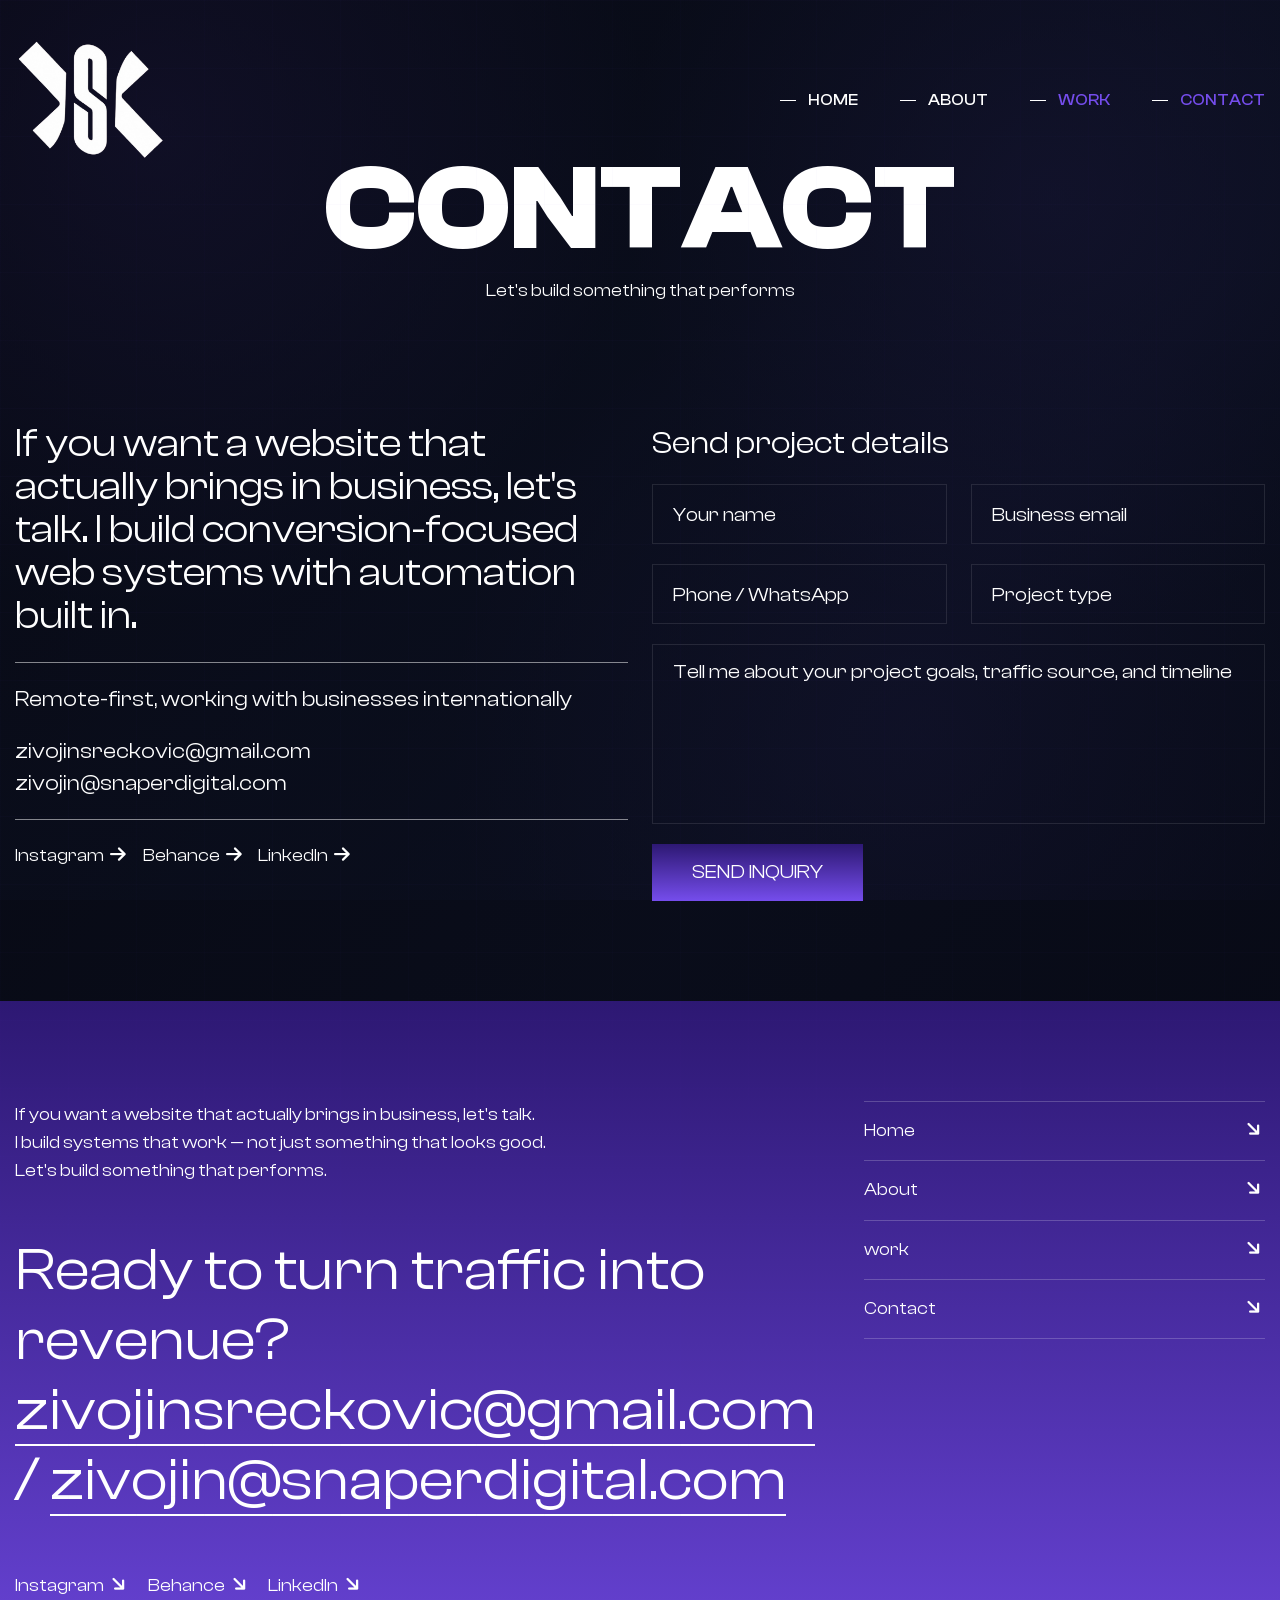
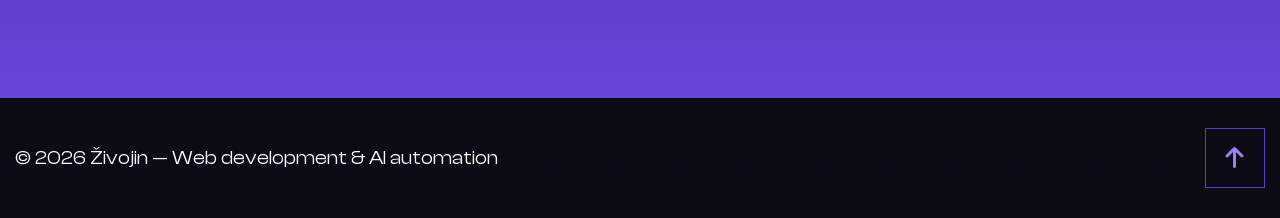
<file: contact.html>
<!DOCTYPE html>
<html lang="en">
<head>
<meta charset="utf-8">
<title>Contact Živojin | Web Development &amp; AI Automation</title>
<meta name="description" content="Contact Živojin Sreckovic for conversion-focused websites, AI automation, and acquisition systems. Email: zivojinsreckovic@gmail.com, zivojin@snaperdigital.com.">
<meta name="robots" content="index, follow">
<link rel="canonical" href="https://zivojin.dev/contact.html">
<script type="application/ld+json">
{
  "@context": "https://schema.org",
  "@type": "ContactPage",
  "@id": "https://zivojin.dev/contact.html#webpage",
  "url": "https://zivojin.dev/contact.html",
  "name": "Contact",
  "isPartOf": { "@id": "https://zivojin.dev/#website" },
  "about": { "@id": "https://zivojin.dev/#person" }
}
</script>
<!-- Stylesheets -->
<link href="assets/css/bootstrap.css" rel="stylesheet">
<link href="assets/css/style.css" rel="stylesheet">
<link href="assets/css/responsive.css" rel="stylesheet">

<link href="https://fonts.googleapis.com/css2?family=Lora:ital,wght@0,400;0,500;0,600;0,700;1,600;1,700&display=swap" rel="stylesheet">
<link href="https://fonts.googleapis.com/css2?family=Inter:wght@300;400;500;600;700;800;900&display=swap" rel="stylesheet">

<link rel="shortcut icon" href="assets/images/zivojin-logo.png" type="image/png">
<link rel="icon" href="assets/images/zivojin-logo.png" type="image/png">

<!-- Responsive -->
<meta http-equiv="X-UA-Compatible" content="IE=edge">
<meta name="viewport" content="width=device-width, initial-scale=1.0, maximum-scale=1.0, user-scalable=0">

</head>

<body>

<div class="page-wrapper image-layer work-futuristic-bg">

	
	<!-- Main Header -->
	<header class="main-header">
		
		<!-- Header Lower -->
		<div class="header-lower">
			<div class="auto-container">
				<div class="inner-container">
					<div class="d-flex justify-content-between align-items-center flex-wrap">
						
						<div class="logo-box">
							<div class="logo"><a href="index.html"><img src="assets/images/zivojin-logo.png" alt="Zivojin logo" title="Zivojin"></a></div>
						</div>
						
						<div class="nav-outer d-flex flex-wrap">
							<!-- Main Menu -->
							<nav class="main-menu navbar-expand-md">
								<div class="navbar-header">
									<!-- Toggle Button -->    	
									<button class="navbar-toggler" type="button" data-toggle="collapse" data-target="#navbarSupportedContent" aria-controls="navbarSupportedContent" aria-expanded="false" aria-label="Toggle navigation">
										<span class="icon-bar"></span>
										<span class="icon-bar"></span>
										<span class="icon-bar"></span>
									</button>
								</div>
								
								<div class="navbar-collapse collapse clearfix" id="navbarSupportedContent">
									<ul class="navigation clearfix">
										<li><a href="index.html">Home</a></li>
										<li><a href="about.html">About</a></li>
										<li class="dropdown"><a href="#">work</a>
											<ul>
												<li><a href="work.html">work</a></li>
												<li><a href="contact.html">Discuss a project</a></li>
											</ul>
										</li>
										<li><a href="contact.html">Contact</a></li>
									</ul>
								</div>
							</nav>
						</div>

						<!-- Mobile Navigation Toggler -->
						<div class="mobile-nav-toggler">
							<svg xmlns="http://www.w3.org/2000/svg" class="icon icon-tabler icon-tabler-menu-2" width="24" height="24" viewBox="0 0 24 24" stroke-width="1.5" stroke="currentColor" fill="none" stroke-linecap="round" stroke-linejoin="round"><path stroke="none" d="M0 0h24v24H0z" fill="none"/><path d="M4 6l16 0" /><path d="M4 12l16 0" /><path d="M4 18l16 0" /></svg>
						</div>
						
					</div>
				</div>
			</div>
		</div>
		<!--End Header Lower-->
		
		<!-- Mobile Menu  -->
		<div class="mobile-menu">
			<div class="menu-backdrop"></div>
			<div class="close-btn"><span class="icon fa-solid fa-xmark fa-fw"></span></div>
			
			<nav class="menu-box">
				<div class="nav-logo"><a href="index.html"><img src="assets/images/zivojin-logo.png" alt="Zivojin logo" title="Zivojin"></a></div>
				<div class="menu-outer"><!--Here Menu Will Come Automatically Via Javascript / Same Menu as in Header--></div>
			</nav>
		</div>
		<!-- End Mobile Menu -->
	
	</header>
	<!-- End Main Header -->
	
	<!-- Page Title -->
	<section class="page-title">
		<div class="auto-container">
			<h1 class="page-title_heading">Contact</h1>
			<div class="page-title_text">Let's build something that performs</div>
		</div>
	</section>
	<!-- End Page Title -->

	<!-- Contact One -->
	<section class="contact-one">
		<div class="auto-container">
			<div class="row clearfix">
				
				<!-- Info Column -->
				<div class="contact-one_info-column col-lg-6 col-md-6 col-sm-12">
					<div class="contact-one_info-outer">
						<h2 class="contact-one_heading">If you want a website that actually brings in business, let's talk. I build conversion-focused web systems with automation built in.</h2>
						<ul class="contact-one_list">
							<li>Remote-first, working with businesses internationally</li>
							<li><a href="mailto:zivojinsreckovic@gmail.com">zivojinsreckovic@gmail.com</a></li>
							<li><a href="mailto:zivojin@snaperdigital.com">zivojin@snaperdigital.com</a></li>
						</ul>
						<ul class="contact-one_socials">
							<li><a href="https://instagram.com/zivojin.sreckovic">Instagram <i class="fa-solid fa-arrow-right fa-fw"></i></a></li>
							<li><a href="https://www.behance.net/zivojinsreckov">Behance <i class="fa-solid fa-arrow-right fa-fw"></i></a></li>
							<li><a href="https://www.linkedin.com/in/zivojinsreckovic/">LinkedIn <i class="fa-solid fa-arrow-right fa-fw"></i></a></li>
						</ul>
					</div>
				</div>
				
				<!-- Form Column -->
				<div class="contact-one_form-column col-lg-6 col-md-6 col-sm-12">
					<div class="contact-one_form-outer">
						<h3>Send project details</h3>
						
						<!-- Contact Form -->
						<div class="contact-form">
							<form method="post" action="sendemail.php" id="contact-form">
								<div class="row clearfix">
									
									<div class="col-lg-6 col-md-6 col-sm-12 form-group">
										<input type="text" name="username" placeholder="Your name" required="">
									</div>
									
									<div class="col-lg-6 col-md-6 col-sm-12 form-group">
										<input type="email" name="email" placeholder="Business email" required="">
									</div>
									
									<div class="col-lg-6 col-md-6 col-sm-12 form-group">
										<input type="text" name="phone" placeholder="Phone / WhatsApp" required="">
									</div>
									
									<div class="col-lg-6 col-md-6 col-sm-12 form-group">
										<input class="text" type="text" name="query" placeholder="Project type" required="">
									</div>
									
									<div class="col-lg-12 col-md-12 col-sm-12 form-group">
										<textarea class="" name="message" placeholder="Tell me about your project goals, traffic source, and timeline"></textarea>
									</div>
									
									<div class="col-lg-12 col-md-12 col-sm-12 form-group">
										<!-- Button Box -->
										<button type="submit" class="theme-btn submit-btn">
											send inquiry
										</button>
									</div>
									
								</div>
							</form>
						</div>
						<!-- End Contact Form -->
						
					</div>
				</div>
				
			</div>
		</div>
	</section>
	<!-- Contact One -->
	
	<!-- Main Footer -->
	<footer class="main-footer">
		<div class="auto-container">
			<!-- Widgets Section -->
			<div class="widgets-section">
				<div class="row clearfix">
					
					<!-- Footer Column -->
					<div class="footer-column col-lg-8 col-md-12 col-sm-12">
						<div class="footer-text">If you want a website that actually brings in business, let's talk. <br> I build systems that work — not just something that looks good. <br> Let's build something that performs.</div>
						<h2>Ready to turn traffic into revenue? <a href="mailto:zivojinsreckovic@gmail.com">zivojinsreckovic@gmail.com</a> / <a href="mailto:zivojin@snaperdigital.com">zivojin@snaperdigital.com</a></h2>
						<ul class="footer_socials">
							<li><a href="https://instagram.com/zivojin.sreckovic">Instagram <i class="fa-solid fa-arrow-right fa-fw"></i></a></li>
							<li><a href="https://www.behance.net/zivojinsreckov">Behance <i class="fa-solid fa-arrow-right fa-fw"></i></a></li>
							<li><a href="https://www.linkedin.com/in/zivojinsreckovic/">LinkedIn <i class="fa-solid fa-arrow-right fa-fw"></i></a></li>
						</ul>
					</div>
					
					<!-- Footer Column -->
					<div class="footer-column col-lg-4 col-md-12 col-sm-12">
						<ul class="footer_navs">
							<li><a href="index.html">Home <i class="fa-solid fa-arrow-right fa-fw"></i></a></li>
							<li><a href="about.html">About <i class="fa-solid fa-arrow-right fa-fw"></i></a></li>
							<li><a href="work.html">work <i class="fa-solid fa-arrow-right fa-fw"></i></a></li>
							<li><a href="contact.html">Contact <i class="fa-solid fa-arrow-right fa-fw"></i></a></li>
						</ul>
					</div>
					
				</div>
			</div>
		</div>
		<div class="footer-bottom">
			<div class="auto-container">
				<div class="d-flex justify-content-between align-items-center flex-wrap">
					<div class="footer_copyright">&copy; 2026 Živojin — Web development &amp; AI automation</div>
			<a class="backtop down-box scroll-to-target" data-target=".page-wrapper">
<i class="fa-solid fa-arrow-up"></i>
			</a>
				</div>
			</div>
		</div>
	</footer>
	<!-- End Main Footer -->
	
</div>
<!-- End PageWrapper -->
<script src="assets/js/jquery.js"></script>
<script src="assets/js/popper.min.js"></script>
<script src="assets/js/bootstrap.min.js"></script>
<script src="assets/js/appear.js"></script>
<script src="assets/js/wow.js"></script>
<script src="assets/js/swiper.min.js"></script>
<script src="assets/js/odometer.js"></script>
<script src="assets/js/gsap.min.js"></script>
<script src="assets/js/SplitText.min.js"></script>
<script src="assets/js/ScrollTrigger.min.js"></script>
<script src="assets/js/ScrollToPlugin.min.js"></script>
<script src="assets/js/ScrollSmoother.min.js"></script>
<script src="assets/js/script.js"></script>
<!--[if lt IE 9]><script src="https://cdnjs.cloudflare.com/ajax/libs/html5shiv/3.7.3/html5shiv.js"></script><![endif]-->
<!--[if lt IE 9]><script src="js/respond.js"></script><![endif]-->

</body>
</html>
</file>
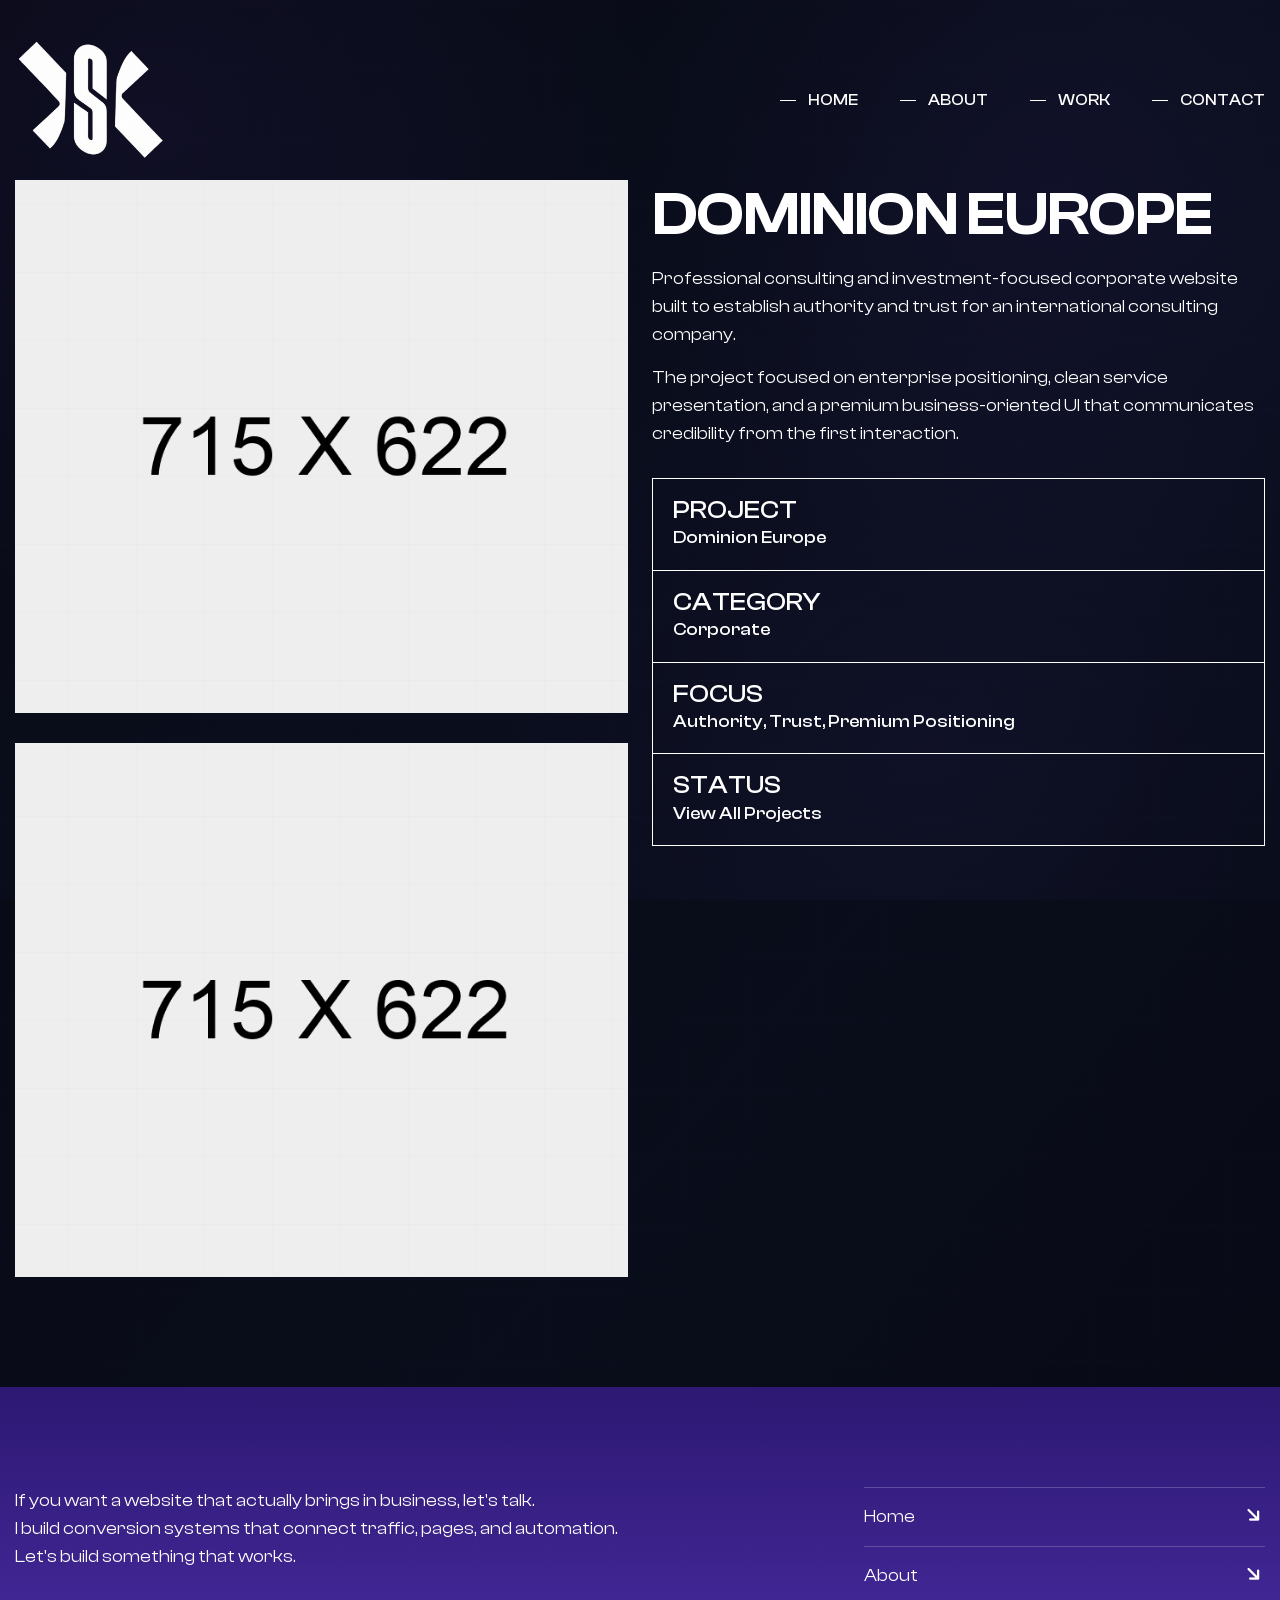
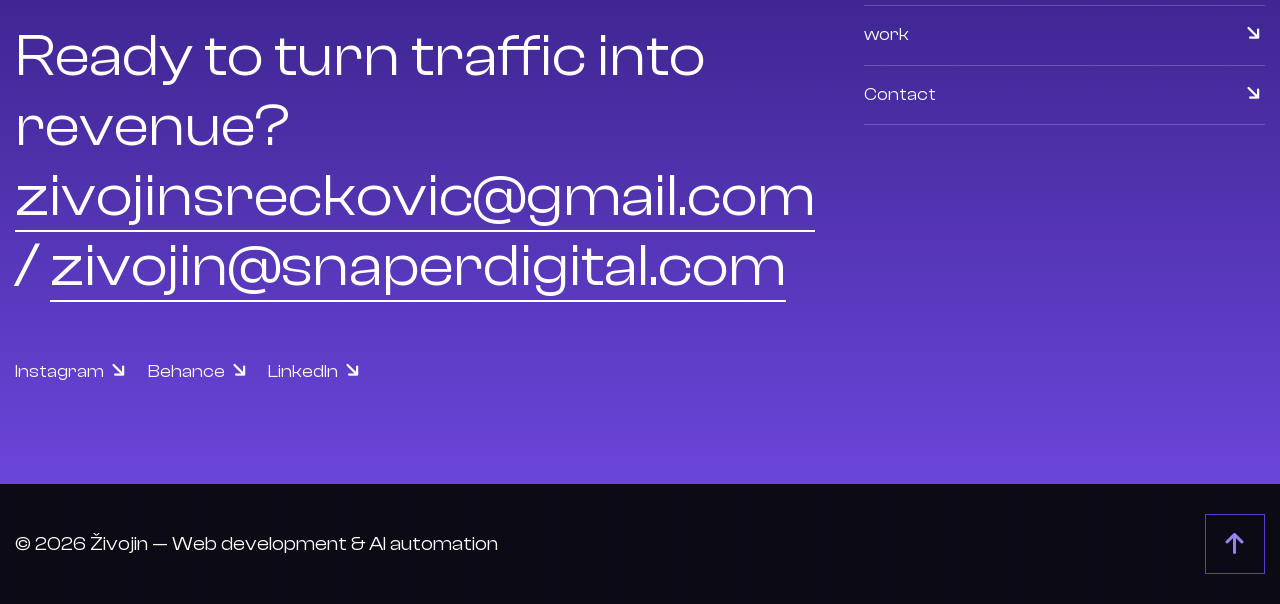
<file: single-work.html>
<!DOCTYPE html>
<html lang="en">
<head>
<meta charset="utf-8">
<title>Project Detail | Živojin</title>
<meta name="description" content="Project detail: case description, category, and focus for a selected build by Živojin Sreckovic. Open with ?project=Name for a specific entry.">
<meta name="robots" content="index, follow">
<link rel="canonical" href="https://zivojin.dev/single-work.html">
<script type="application/ld+json">
{
  "@context": "https://schema.org",
  "@type": "WebPage",
  "@id": "https://zivojin.dev/single-work.html#webpage",
  "url": "https://zivojin.dev/single-work.html",
  "name": "Project detail",
  "isPartOf": { "@id": "https://zivojin.dev/#website" },
  "about": { "@id": "https://zivojin.dev/#person" },
  "description": "Dynamic project page; use query parameter project to load a specific portfolio entry."
}
</script>
<!-- Stylesheets -->
<link href="assets/css/bootstrap.css" rel="stylesheet">
<link href="assets/css/style.css" rel="stylesheet">
<link href="assets/css/responsive.css" rel="stylesheet">

<link href="https://fonts.googleapis.com/css2?family=Lora:ital,wght@0,400;0,500;0,600;0,700;1,600;1,700&display=swap" rel="stylesheet">
<link href="https://fonts.googleapis.com/css2?family=Inter:wght@300;400;500;600;700;800;900&display=swap" rel="stylesheet">

<link rel="shortcut icon" href="assets/images/zivojin-logo.png" type="image/png">
<link rel="icon" href="assets/images/zivojin-logo.png" type="image/png">

<!-- Responsive -->
<meta http-equiv="X-UA-Compatible" content="IE=edge">
<meta name="viewport" content="width=device-width, initial-scale=1.0, maximum-scale=1.0, user-scalable=0">

</head>

<body>

<div class="page-wrapper image-layer work-futuristic-bg">	
 	

	
	<!-- Main Header -->
	<header class="main-header">
		
		<!-- Header Lower -->
		<div class="header-lower">
			<div class="auto-container">
				<div class="inner-container">
					<div class="d-flex justify-content-between align-items-center flex-wrap">
						
						<div class="logo-box">
							<div class="logo"><a href="index.html"><img src="assets/images/zivojin-logo.png" alt="Zivojin logo" title="Zivojin"></a></div>
						</div>
						
						<div class="nav-outer d-flex flex-wrap">
							<!-- Main Menu -->
							<nav class="main-menu navbar-expand-md">
								<div class="navbar-header">
									<!-- Toggle Button -->    	
									<button class="navbar-toggler" type="button" data-toggle="collapse" data-target="#navbarSupportedContent" aria-controls="navbarSupportedContent" aria-expanded="false" aria-label="Toggle navigation">
										<span class="icon-bar"></span>
										<span class="icon-bar"></span>
										<span class="icon-bar"></span>
									</button>
								</div>
								
								<div class="navbar-collapse collapse clearfix" id="navbarSupportedContent">
									<ul class="navigation clearfix">
										<li><a href="index.html">Home</a></li>
										<li><a href="about.html">About</a></li>
										<li class="dropdown"><a href="#">work</a>
											<ul>
												<li><a href="work.html">work</a></li>
												<li><a href="contact.html">Discuss a project</a></li>
											</ul>
										</li>
										<li><a href="contact.html">Contact</a></li>
									</ul>
								</div>
							</nav>
						</div>

						<!-- Mobile Navigation Toggler -->
						<div class="mobile-nav-toggler">
							<svg xmlns="http://www.w3.org/2000/svg" class="icon icon-tabler icon-tabler-menu-2" width="24" height="24" viewBox="0 0 24 24" stroke-width="1.5" stroke="currentColor" fill="none" stroke-linecap="round" stroke-linejoin="round"><path stroke="none" d="M0 0h24v24H0z" fill="none"/><path d="M4 6l16 0" /><path d="M4 12l16 0" /><path d="M4 18l16 0" /></svg>
						</div>
						
					</div>
				</div>
			</div>
		</div>
		<!--End Header Lower-->
		
		<!-- Mobile Menu  -->
		<div class="mobile-menu">
			<div class="menu-backdrop"></div>
			<div class="close-btn"><span class="icon fa-solid fa-xmark fa-fw"></span></div>
			
			<nav class="menu-box">
				<div class="nav-logo"><a href="index.html"><img src="assets/images/zivojin-logo.png" alt="Zivojin logo" title="Zivojin"></a></div>
				<div class="menu-outer"><!--Here Menu Will Come Automatically Via Javascript / Same Menu as in Header--></div>
			</nav>
		</div>
		<!-- End Mobile Menu -->
	
	</header>
	<!-- End Main Header -->
	
	<!-- Single Work -->
	<section class="single-work">
		<div class="auto-container">
			<div class="row clearfix">
				<!-- Column -->
				<div class="column col-lg-6 col-md-12 col-sm-12">
					<div class="single-work_image">
						<img src="assets/images/resource/work-1.jpg" alt="" />
					</div>
					<div class="single-work_image">
						<img src="assets/images/resource/work-2.jpg" alt="" />
					</div>
				</div>
				<!-- Column -->
				<div class="column col-lg-6 col-md-12 col-sm-12">
					<h2 class="single-work_title" id="project-title">Dominion Europe</h2>
					<p id="project-description-main">Professional consulting and investment-focused corporate website built to establish authority and trust for an international consulting company.</p>
					<p id="project-description-secondary">The project focused on enterprise positioning, clean service presentation, and a premium business-oriented UI that communicates credibility from the first interaction.</p>
					<ul class="single-work_list">
						<li>
							Project
							<span id="project-name-label">Dominion Europe</span>
						</li>
						<li>
							Category
							<span id="project-category">corporate</span>
						</li>
						<li>
							Focus
							<span id="project-services">authority, trust, premium positioning</span>
						</li>
						<li>
							Status
							<span><a href="work.html">View all projects</a></span>
						</li>
					</ul>
				</div>
			</div>
		</div>
	</section>
	<!-- End Single Work -->
	
	<!-- Main Footer -->
	<footer class="main-footer">
		<div class="auto-container">
			<!-- Widgets Section -->
			<div class="widgets-section">
				<div class="row clearfix">
					
					<!-- Footer Column -->
					<div class="footer-column col-lg-8 col-md-12 col-sm-12">
						<div class="footer-text">If you want a website that actually brings in business, let's talk. <br> I build conversion systems that connect traffic, pages, and automation. <br> Let's build something that works.</div>
						<h2>Ready to turn traffic into revenue? <a href="mailto:zivojinsreckovic@gmail.com">zivojinsreckovic@gmail.com</a> / <a href="mailto:zivojin@snaperdigital.com">zivojin@snaperdigital.com</a></h2>
						<ul class="footer_socials">
							<li><a href="https://instagram.com/zivojin.sreckovic">Instagram <i class="fa-solid fa-arrow-right fa-fw"></i></a></li>
							<li><a href="https://www.behance.net/zivojinsreckov">Behance <i class="fa-solid fa-arrow-right fa-fw"></i></a></li>
							<li><a href="https://www.linkedin.com/in/zivojinsreckovic/">LinkedIn <i class="fa-solid fa-arrow-right fa-fw"></i></a></li>
						</ul>
					</div>
					
					<!-- Footer Column -->
					<div class="footer-column col-lg-4 col-md-12 col-sm-12">
						<ul class="footer_navs">
							<li><a href="index.html">Home <i class="fa-solid fa-arrow-right fa-fw"></i></a></li>
							<li><a href="about.html">About <i class="fa-solid fa-arrow-right fa-fw"></i></a></li>
							<li><a href="work.html">work <i class="fa-solid fa-arrow-right fa-fw"></i></a></li>
							<li><a href="contact.html">Contact <i class="fa-solid fa-arrow-right fa-fw"></i></a></li>
						</ul>
					</div>
					
				</div>
			</div>
		</div>
		<div class="footer-bottom">
			<div class="auto-container">
				<div class="d-flex justify-content-between align-items-center flex-wrap">
					<div class="footer_copyright">&copy; 2026 Živojin — Web development &amp; AI automation</div>
			<a class="backtop down-box scroll-to-target" data-target=".page-wrapper">
<i class="fa-solid fa-arrow-up"></i>
			</a>
				</div>
			</div>
		</div>
	</footer>
	<!-- End Main Footer -->
	
</div>
<!-- End PageWrapper -->
<script src="assets/js/jquery.js"></script>
<script src="assets/js/popper.min.js"></script>
<script src="assets/js/bootstrap.min.js"></script>
<script src="assets/js/appear.js"></script>
<script src="assets/js/wow.js"></script>
<script src="assets/js/swiper.min.js"></script>
<script src="assets/js/odometer.js"></script>
<script src="assets/js/gsap.min.js"></script>
<script src="assets/js/SplitText.min.js"></script>
<script src="assets/js/ScrollTrigger.min.js"></script>
<script src="assets/js/ScrollToPlugin.min.js"></script>
<script src="assets/js/ScrollSmoother.min.js"></script>
<script src="assets/js/script.js"></script>
<!--[if lt IE 9]><script src="https://cdnjs.cloudflare.com/ajax/libs/html5shiv/3.7.3/html5shiv.js"></script><![endif]-->
<!--[if lt IE 9]><script src="js/respond.js"></script><![endif]-->

</body>
</html>
</file>
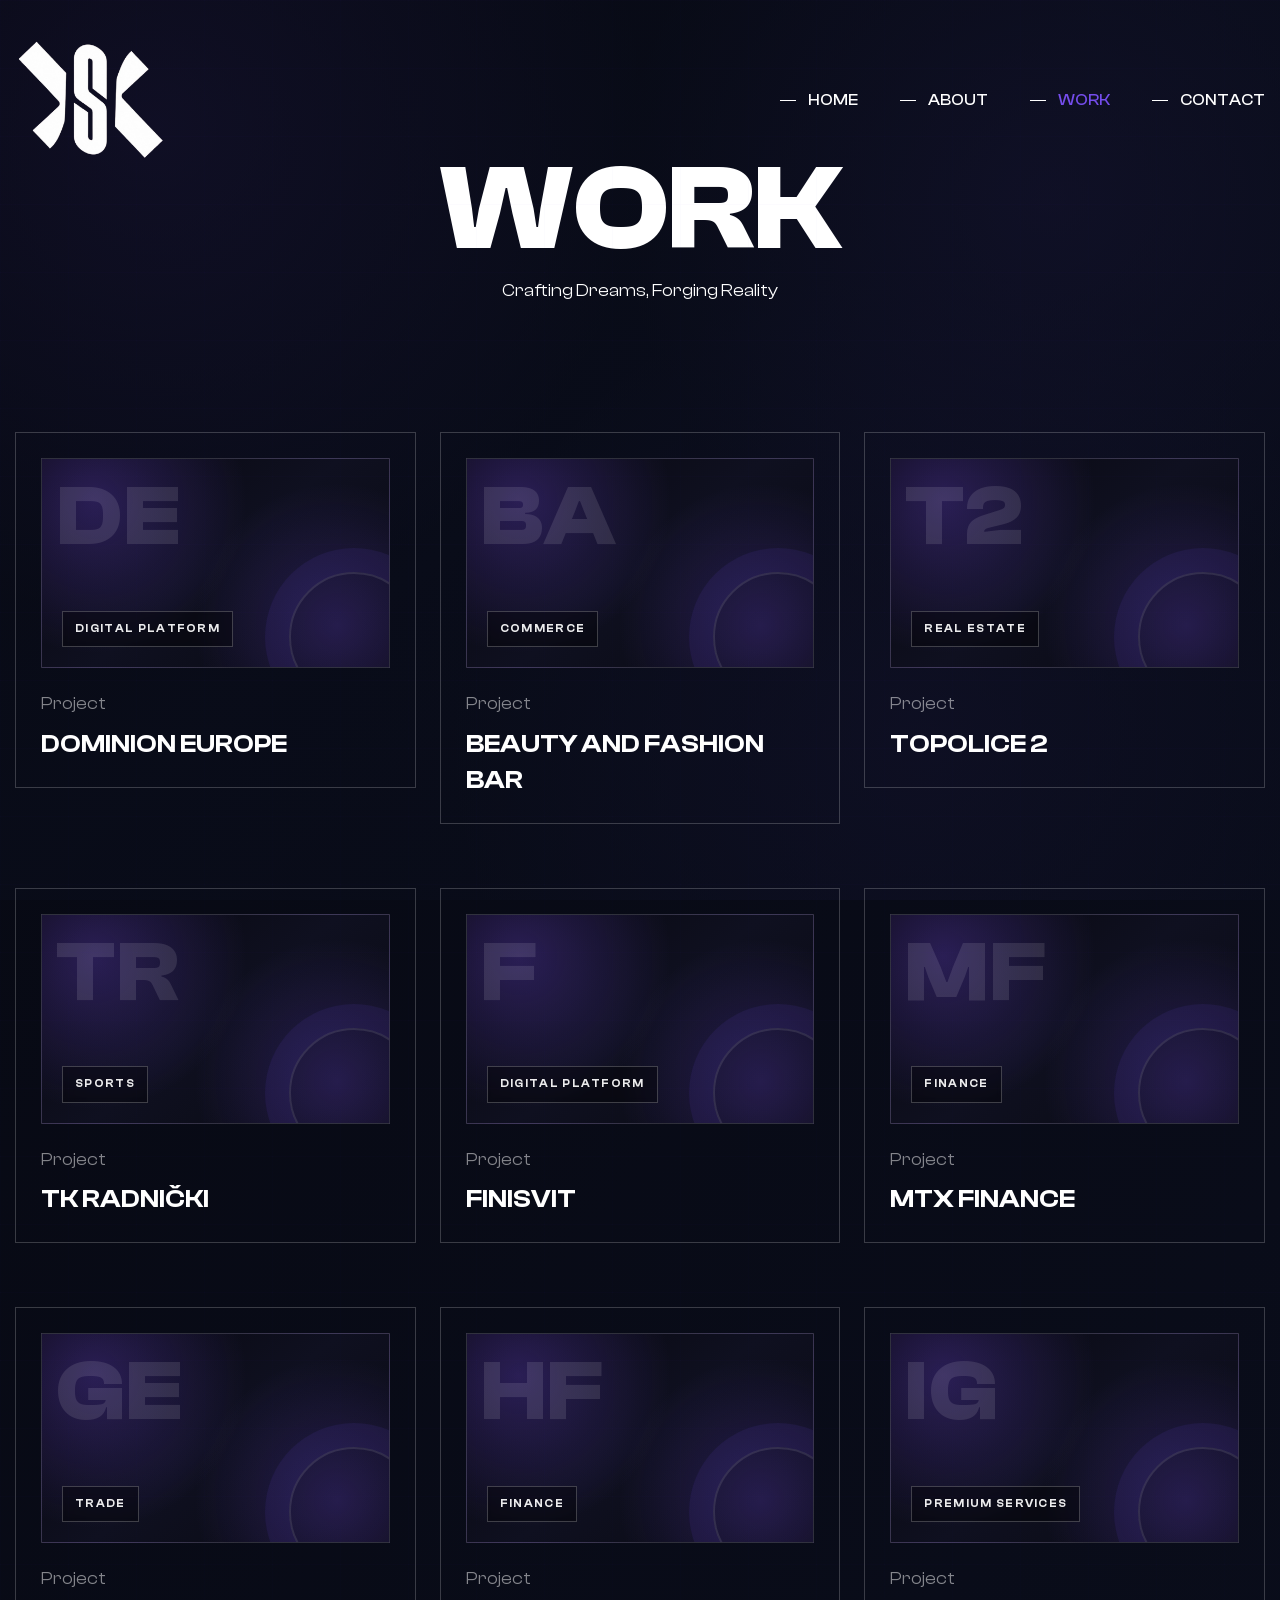
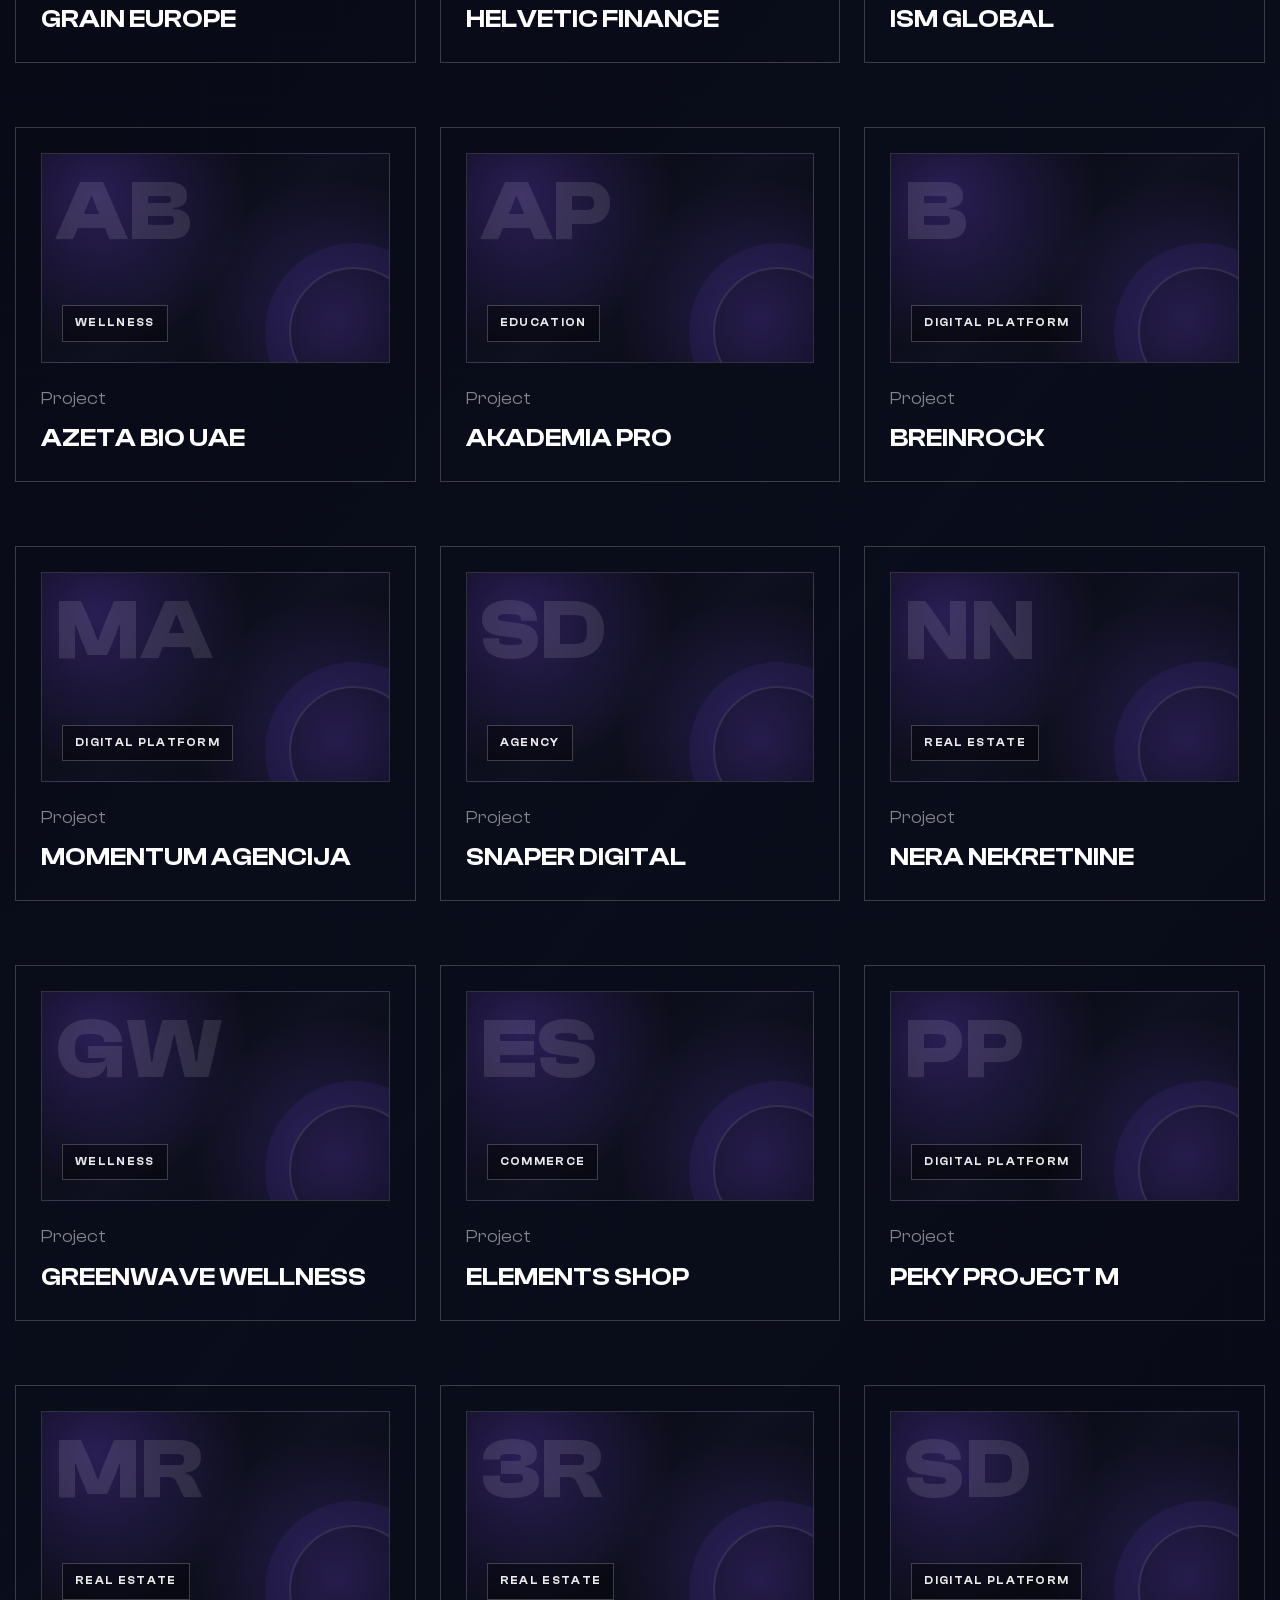
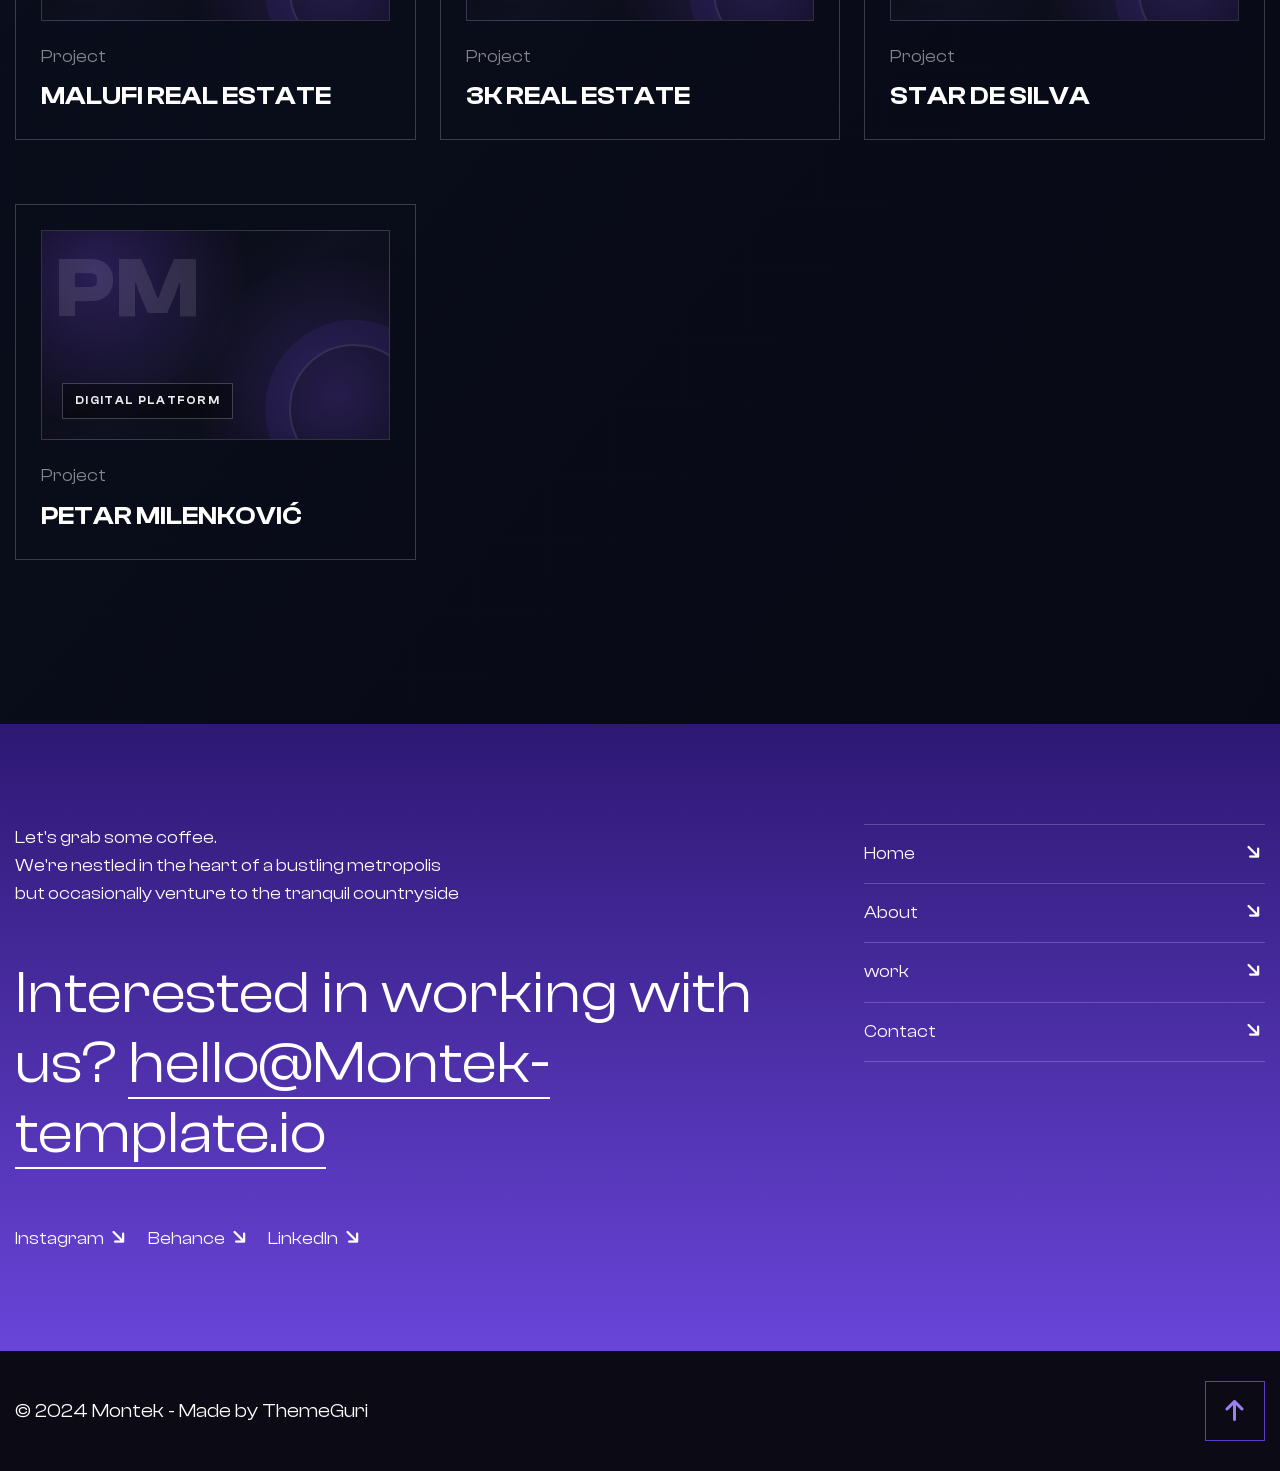
<file: work.html>
<!DOCTYPE html>
<html lang="en">
<head>
<meta charset="utf-8">
<title>Selected Work | Živojin — Web Development &amp; AI Automation</title>
<meta name="description" content="Portfolio projects: corporate, fintech, real estate, e-commerce, agency sites, and conversion-focused builds by Živojin Sreckovic.">
<meta name="robots" content="index, follow">
<link rel="canonical" href="https://zivojin.dev/work.html">
<script type="application/ld+json">
{
  "@context": "https://schema.org",
  "@type": "CollectionPage",
  "@id": "https://zivojin.dev/work.html#webpage",
  "url": "https://zivojin.dev/work.html",
  "name": "Selected work",
  "isPartOf": { "@id": "https://zivojin.dev/#website" },
  "about": { "@id": "https://zivojin.dev/#person" },
  "description": "Case-style project grid: Dominion Europe, Snaper Digital, Breinrock, real estate platforms, fintech, wellness, and more."
}
</script>
<!-- Stylesheets -->
<link href="assets/css/bootstrap.css" rel="stylesheet">
<link href="assets/css/style.css" rel="stylesheet">
<link href="assets/css/responsive.css" rel="stylesheet">

<link href="https://fonts.googleapis.com/css2?family=Lora:ital,wght@0,400;0,500;0,600;0,700;1,600;1,700&display=swap" rel="stylesheet">
<link href="https://fonts.googleapis.com/css2?family=Inter:wght@300;400;500;600;700;800;900&display=swap" rel="stylesheet">

<link rel="shortcut icon" href="assets/images/zivojin-logo.png" type="image/png">
<link rel="icon" href="assets/images/zivojin-logo.png" type="image/png">

<!-- Responsive -->
<meta http-equiv="X-UA-Compatible" content="IE=edge">
<meta name="viewport" content="width=device-width, initial-scale=1.0, maximum-scale=1.0, user-scalable=0">

</head>

<body>

<div class="page-wrapper image-layer work-futuristic-bg">	
	<!-- Main Header -->
	<header class="main-header">
		
		<!-- Header Lower -->
		<div class="header-lower">
			<div class="auto-container">
				<div class="inner-container">
					<div class="d-flex justify-content-between align-items-center flex-wrap">
						
						<div class="logo-box">
							<div class="logo"><a href="index.html"><img src="assets/images/zivojin-logo.png" alt="Zivojin logo" title="Zivojin"></a></div>
						</div>
						
						<div class="nav-outer d-flex flex-wrap">
							<!-- Main Menu -->
							<nav class="main-menu navbar-expand-md">
								<div class="navbar-header">
									<!-- Toggle Button -->    	
									<button class="navbar-toggler" type="button" data-toggle="collapse" data-target="#navbarSupportedContent" aria-controls="navbarSupportedContent" aria-expanded="false" aria-label="Toggle navigation">
										<span class="icon-bar"></span>
										<span class="icon-bar"></span>
										<span class="icon-bar"></span>
									</button>
								</div>
								
								<div class="navbar-collapse collapse clearfix" id="navbarSupportedContent">
									<ul class="navigation clearfix">
										<li><a href="index.html">Home</a></li>
										<li><a href="about.html">About</a></li>
										<li class="dropdown"><a href="#">work</a>
											<ul>
												<li><a href="work.html">work</a></li>
												<li><a href="contact.html">Discuss a project</a></li>
											</ul>
										</li>
										<li><a href="contact.html">Contact</a></li>
									</ul>
								</div>
							</nav>
						</div>

						<!-- Mobile Navigation Toggler -->
						<div class="mobile-nav-toggler">
							<svg xmlns="http://www.w3.org/2000/svg" class="icon icon-tabler icon-tabler-menu-2" width="24" height="24" viewBox="0 0 24 24" stroke-width="1.5" stroke="currentColor" fill="none" stroke-linecap="round" stroke-linejoin="round"><path stroke="none" d="M0 0h24v24H0z" fill="none"/><path d="M4 6l16 0" /><path d="M4 12l16 0" /><path d="M4 18l16 0" /></svg>
						</div>
						
					</div>
				</div>
			</div>
		</div>
		<!--End Header Lower-->
		
		<!-- Mobile Menu  -->
		<div class="mobile-menu">
			<div class="menu-backdrop"></div>
			<div class="close-btn"><span class="icon fa-solid fa-xmark fa-fw"></span></div>
			
			<nav class="menu-box">
				<div class="nav-logo"><a href="index.html"><img src="assets/images/zivojin-logo.png" alt="Zivojin logo" title="Zivojin"></a></div>
				<div class="menu-outer"><!--Here Menu Will Come Automatically Via Javascript / Same Menu as in Header--></div>
			</nav>
		</div>
		<!-- End Mobile Menu -->
	
	</header>
	<!-- End Main Header -->
	
	<!-- Page Title -->
	<section class="page-title">
		<div class="auto-container">
			<h1 class="page-title_heading">Work</h1>
			<div class="page-title_text">Crafting Dreams, Forging Reality</div>
		</div>
	</section>
	<!-- End Page Title -->

	<!-- Work One -->
	<section class="work-one">
		<div class="auto-container">
			<div class="row clearfix">
				
				<!-- Gallery Block One -->
				<div class="gallery-block_one col-lg-4 col-md-6 col-sm-12">
					<div class="gallery-block_one-inner wow fadeInLeft" data-wow-delay="0ms" data-wow-duration="1500ms">
						<div class="gallery-block_one-content">
							<div class="gallery-block_one-image">
								<a href="contact.html" class="project-thumb"><span class="project-thumb-tag"></span></a>
							</div>
							<div class="gallery-block_one-title">project</div>
							<h4 class="gallery-block_one-heading"><a href="contact.html">Dominion Europe</a></h4>
						</div>
						<div class="service-block_one-more">
							<a class="view-more" href="contact.html">Discuss project <i class="fa-solid fa-arrow-right fa-fw"></i></a>
						</div>
					</div>
				</div>
				
				<!-- Gallery Block One -->
				<div class="gallery-block_one col-lg-4 col-md-6 col-sm-12">
					<div class="gallery-block_one-inner wow fadeInUp" data-wow-delay="0ms" data-wow-duration="1500ms">
						<div class="gallery-block_one-content">
							<div class="gallery-block_one-image">
								<a href="contact.html" class="project-thumb"><span class="project-thumb-tag"></span></a>
							</div>
							<div class="gallery-block_one-title">project</div>
							<h4 class="gallery-block_one-heading"><a href="contact.html">Beauty and Fashion Bar</a></h4>
						</div>
						<div class="service-block_one-more">
							<a class="view-more" href="contact.html">Discuss project <i class="fa-solid fa-arrow-right fa-fw"></i></a>
						</div>
					</div>
				</div>
				
				<!-- Gallery Block One -->
				<div class="gallery-block_one col-lg-4 col-md-6 col-sm-12">
					<div class="gallery-block_one-inner wow fadeInRight" data-wow-delay="0ms" data-wow-duration="1500ms">
						<div class="gallery-block_one-content">
							<div class="gallery-block_one-image">
								<a href="contact.html" class="project-thumb"><span class="project-thumb-tag"></span></a>
							</div>
							<div class="gallery-block_one-title">project</div>
							<h4 class="gallery-block_one-heading"><a href="contact.html">Topolice 2</a></h4>
						</div>
						<div class="service-block_one-more">
							<a class="view-more" href="contact.html">Discuss project <i class="fa-solid fa-arrow-right fa-fw"></i></a>
						</div>
					</div>
				</div>
				
				<!-- Gallery Block One -->
				<div class="gallery-block_one col-lg-4 col-md-6 col-sm-12">
					<div class="gallery-block_one-inner wow fadeInLeft" data-wow-delay="0ms" data-wow-duration="1500ms">
						<div class="gallery-block_one-content">
							<div class="gallery-block_one-image">
								<a href="contact.html" class="project-thumb"><span class="project-thumb-tag"></span></a>
							</div>
							<div class="gallery-block_one-title">project</div>
							<h4 class="gallery-block_one-heading"><a href="contact.html">TK Radnički</a></h4>
						</div>
						<div class="service-block_one-more">
							<a class="view-more" href="contact.html">Discuss project <i class="fa-solid fa-arrow-right fa-fw"></i></a>
						</div>
					</div>
				</div>
				
				<!-- Gallery Block One -->
				<div class="gallery-block_one col-lg-4 col-md-6 col-sm-12">
					<div class="gallery-block_one-inner wow fadeInUp" data-wow-delay="0ms" data-wow-duration="1500ms">
						<div class="gallery-block_one-content">
							<div class="gallery-block_one-image">
								<a href="contact.html" class="project-thumb"><span class="project-thumb-tag"></span></a>
							</div>
							<div class="gallery-block_one-title">project</div>
							<h4 class="gallery-block_one-heading"><a href="contact.html">Finisvit</a></h4>
						</div>
						<div class="service-block_one-more">
							<a class="view-more" href="contact.html">Discuss project <i class="fa-solid fa-arrow-right fa-fw"></i></a>
						</div>
					</div>
				</div>
				
				<!-- Gallery Block One -->
				<div class="gallery-block_one col-lg-4 col-md-6 col-sm-12">
					<div class="gallery-block_one-inner wow fadeInRight" data-wow-delay="0ms" data-wow-duration="1500ms">
						<div class="gallery-block_one-content">
							<div class="gallery-block_one-image">
								<a href="contact.html" class="project-thumb"><span class="project-thumb-tag"></span></a>
							</div>
							<div class="gallery-block_one-title">project</div>
							<h4 class="gallery-block_one-heading"><a href="contact.html">MTX Finance</a></h4>
						</div>
						<div class="service-block_one-more">
							<a class="view-more" href="contact.html">Discuss project <i class="fa-solid fa-arrow-right fa-fw"></i></a>
						</div>
					</div>
				</div>
				
				<!-- Gallery Block One -->
				<div class="gallery-block_one col-lg-4 col-md-6 col-sm-12">
					<div class="gallery-block_one-inner wow fadeInLeft" data-wow-delay="0ms" data-wow-duration="1500ms">
						<div class="gallery-block_one-content">
							<div class="gallery-block_one-image">
								<a href="contact.html" class="project-thumb"><span class="project-thumb-tag"></span></a>
							</div>
							<div class="gallery-block_one-title">project</div>
							<h4 class="gallery-block_one-heading"><a href="contact.html">Grain Europe</a></h4>
						</div>
						<div class="service-block_one-more">
							<a class="view-more" href="contact.html">Discuss project <i class="fa-solid fa-arrow-right fa-fw"></i></a>
						</div>
					</div>
				</div>
				
				<!-- Gallery Block One -->
				<div class="gallery-block_one col-lg-4 col-md-6 col-sm-12">
					<div class="gallery-block_one-inner wow fadeInUp" data-wow-delay="0ms" data-wow-duration="1500ms">
						<div class="gallery-block_one-content">
							<div class="gallery-block_one-image">
								<a href="contact.html" class="project-thumb"><span class="project-thumb-tag"></span></a>
							</div>
							<div class="gallery-block_one-title">project</div>
							<h4 class="gallery-block_one-heading"><a href="contact.html">Helvetic Finance</a></h4>
						</div>
						<div class="service-block_one-more">
							<a class="view-more" href="contact.html">Discuss project <i class="fa-solid fa-arrow-right fa-fw"></i></a>
						</div>
					</div>
				</div>
				
				<!-- Gallery Block One -->
				<div class="gallery-block_one col-lg-4 col-md-6 col-sm-12">
					<div class="gallery-block_one-inner wow fadeInRight" data-wow-delay="0ms" data-wow-duration="1500ms">
						<div class="gallery-block_one-content">
							<div class="gallery-block_one-image">
								<a href="contact.html" class="project-thumb"><span class="project-thumb-tag"></span></a>
							</div>
							<div class="gallery-block_one-title">project</div>
							<h4 class="gallery-block_one-heading"><a href="contact.html">ISM Global</a></h4>
						</div>
						<div class="service-block_one-more">
							<a class="view-more" href="contact.html">Discuss project <i class="fa-solid fa-arrow-right fa-fw"></i></a>
						</div>
					</div>
				</div>
				
				<!-- Gallery Block One -->
				<div class="gallery-block_one col-lg-4 col-md-6 col-sm-12">
					<div class="gallery-block_one-inner wow fadeInLeft" data-wow-delay="0ms" data-wow-duration="1500ms">
						<div class="gallery-block_one-content">
							<div class="gallery-block_one-image">
								<a href="contact.html" class="project-thumb"><span class="project-thumb-tag"></span></a>
							</div>
							<div class="gallery-block_one-title">project</div>
							<h4 class="gallery-block_one-heading"><a href="contact.html">Azeta Bio UAE</a></h4>
						</div>
						<div class="service-block_one-more">
							<a class="view-more" href="contact.html">Discuss project <i class="fa-solid fa-arrow-right fa-fw"></i></a>
						</div>
					</div>
				</div>
				
				<!-- Gallery Block One -->
				<div class="gallery-block_one col-lg-4 col-md-6 col-sm-12">
					<div class="gallery-block_one-inner wow fadeInUp" data-wow-delay="0ms" data-wow-duration="1500ms">
						<div class="gallery-block_one-content">
							<div class="gallery-block_one-image">
								<a href="contact.html" class="project-thumb"><span class="project-thumb-tag"></span></a>
							</div>
							<div class="gallery-block_one-title">project</div>
							<h4 class="gallery-block_one-heading"><a href="contact.html">Akademia Pro</a></h4>
						</div>
						<div class="service-block_one-more">
							<a class="view-more" href="contact.html">Discuss project <i class="fa-solid fa-arrow-right fa-fw"></i></a>
						</div>
					</div>
				</div>
				
				<!-- Gallery Block One -->
				<div class="gallery-block_one col-lg-4 col-md-6 col-sm-12">
					<div class="gallery-block_one-inner wow fadeInRight" data-wow-delay="0ms" data-wow-duration="1500ms">
						<div class="gallery-block_one-content">
							<div class="gallery-block_one-image">
								<a href="contact.html" class="project-thumb"><span class="project-thumb-tag"></span></a>
							</div>
							<div class="gallery-block_one-title">project</div>
							<h4 class="gallery-block_one-heading"><a href="contact.html">Breinrock</a></h4>
						</div>
						<div class="service-block_one-more">
							<a class="view-more" href="contact.html">Discuss project <i class="fa-solid fa-arrow-right fa-fw"></i></a>
						</div>
					</div>
				</div>

				<!-- Gallery Block One -->
				<div class="gallery-block_one col-lg-4 col-md-6 col-sm-12">
					<div class="gallery-block_one-inner wow fadeInLeft" data-wow-delay="0ms" data-wow-duration="1500ms">
						<div class="gallery-block_one-content">
							<div class="gallery-block_one-image">
								<a href="contact.html" class="project-thumb"><span class="project-thumb-tag"></span></a>
							</div>
							<div class="gallery-block_one-title">project</div>
							<h4 class="gallery-block_one-heading"><a href="contact.html">Momentum Agencija</a></h4>
						</div>
						<div class="service-block_one-more">
							<a class="view-more" href="contact.html">Discuss project <i class="fa-solid fa-arrow-right fa-fw"></i></a>
						</div>
					</div>
				</div>

				<!-- Gallery Block One -->
				<div class="gallery-block_one col-lg-4 col-md-6 col-sm-12">
					<div class="gallery-block_one-inner wow fadeInUp" data-wow-delay="0ms" data-wow-duration="1500ms">
						<div class="gallery-block_one-content">
							<div class="gallery-block_one-image">
								<a href="contact.html" class="project-thumb"><span class="project-thumb-tag"></span></a>
							</div>
							<div class="gallery-block_one-title">project</div>
							<h4 class="gallery-block_one-heading"><a href="contact.html">Snaper Digital</a></h4>
						</div>
						<div class="service-block_one-more">
							<a class="view-more" href="contact.html">Discuss project <i class="fa-solid fa-arrow-right fa-fw"></i></a>
						</div>
					</div>
				</div>

				<!-- Gallery Block One -->
				<div class="gallery-block_one col-lg-4 col-md-6 col-sm-12">
					<div class="gallery-block_one-inner wow fadeInRight" data-wow-delay="0ms" data-wow-duration="1500ms">
						<div class="gallery-block_one-content">
							<div class="gallery-block_one-image">
								<a href="contact.html" class="project-thumb"><span class="project-thumb-tag"></span></a>
							</div>
							<div class="gallery-block_one-title">project</div>
							<h4 class="gallery-block_one-heading"><a href="contact.html">Nera Nekretnine</a></h4>
						</div>
						<div class="service-block_one-more">
							<a class="view-more" href="contact.html">Discuss project <i class="fa-solid fa-arrow-right fa-fw"></i></a>
						</div>
					</div>
				</div>

				<!-- Gallery Block One -->
				<div class="gallery-block_one col-lg-4 col-md-6 col-sm-12">
					<div class="gallery-block_one-inner wow fadeInLeft" data-wow-delay="0ms" data-wow-duration="1500ms">
						<div class="gallery-block_one-content">
							<div class="gallery-block_one-image">
								<a href="contact.html" class="project-thumb"><span class="project-thumb-tag"></span></a>
							</div>
							<div class="gallery-block_one-title">project</div>
							<h4 class="gallery-block_one-heading"><a href="contact.html">Greenwave Wellness</a></h4>
						</div>
						<div class="service-block_one-more">
							<a class="view-more" href="contact.html">Discuss project <i class="fa-solid fa-arrow-right fa-fw"></i></a>
						</div>
					</div>
				</div>

				<!-- Gallery Block One -->
				<div class="gallery-block_one col-lg-4 col-md-6 col-sm-12">
					<div class="gallery-block_one-inner wow fadeInUp" data-wow-delay="0ms" data-wow-duration="1500ms">
						<div class="gallery-block_one-content">
							<div class="gallery-block_one-image">
								<a href="contact.html" class="project-thumb"><span class="project-thumb-tag"></span></a>
							</div>
							<div class="gallery-block_one-title">project</div>
							<h4 class="gallery-block_one-heading"><a href="contact.html">Elements Shop</a></h4>
						</div>
						<div class="service-block_one-more">
							<a class="view-more" href="contact.html">Discuss project <i class="fa-solid fa-arrow-right fa-fw"></i></a>
						</div>
					</div>
				</div>

				<!-- Gallery Block One -->
				<div class="gallery-block_one col-lg-4 col-md-6 col-sm-12">
					<div class="gallery-block_one-inner wow fadeInRight" data-wow-delay="0ms" data-wow-duration="1500ms">
						<div class="gallery-block_one-content">
							<div class="gallery-block_one-image">
								<a href="contact.html" class="project-thumb"><span class="project-thumb-tag"></span></a>
							</div>
							<div class="gallery-block_one-title">project</div>
							<h4 class="gallery-block_one-heading"><a href="contact.html">Peky Project M</a></h4>
						</div>
						<div class="service-block_one-more">
							<a class="view-more" href="contact.html">Discuss project <i class="fa-solid fa-arrow-right fa-fw"></i></a>
						</div>
					</div>
				</div>

				<!-- Gallery Block One -->
				<div class="gallery-block_one col-lg-4 col-md-6 col-sm-12">
					<div class="gallery-block_one-inner wow fadeInLeft" data-wow-delay="0ms" data-wow-duration="1500ms">
						<div class="gallery-block_one-content">
							<div class="gallery-block_one-image">
								<a href="contact.html" class="project-thumb"><span class="project-thumb-tag"></span></a>
							</div>
							<div class="gallery-block_one-title">project</div>
							<h4 class="gallery-block_one-heading"><a href="contact.html">Malufi Real Estate</a></h4>
						</div>
						<div class="service-block_one-more">
							<a class="view-more" href="contact.html">Discuss project <i class="fa-solid fa-arrow-right fa-fw"></i></a>
						</div>
					</div>
				</div>

				<!-- Gallery Block One -->
				<div class="gallery-block_one col-lg-4 col-md-6 col-sm-12">
					<div class="gallery-block_one-inner wow fadeInUp" data-wow-delay="0ms" data-wow-duration="1500ms">
						<div class="gallery-block_one-content">
							<div class="gallery-block_one-image">
								<a href="contact.html" class="project-thumb"><span class="project-thumb-tag"></span></a>
							</div>
							<div class="gallery-block_one-title">project</div>
							<h4 class="gallery-block_one-heading"><a href="contact.html">3K Real Estate</a></h4>
						</div>
						<div class="service-block_one-more">
							<a class="view-more" href="contact.html">Discuss project <i class="fa-solid fa-arrow-right fa-fw"></i></a>
						</div>
					</div>
				</div>

				<!-- Gallery Block One -->
				<div class="gallery-block_one col-lg-4 col-md-6 col-sm-12">
					<div class="gallery-block_one-inner wow fadeInRight" data-wow-delay="0ms" data-wow-duration="1500ms">
						<div class="gallery-block_one-content">
							<div class="gallery-block_one-image">
								<a href="contact.html" class="project-thumb"><span class="project-thumb-tag"></span></a>
							</div>
							<div class="gallery-block_one-title">project</div>
							<h4 class="gallery-block_one-heading"><a href="contact.html">Star De Silva</a></h4>
						</div>
						<div class="service-block_one-more">
							<a class="view-more" href="contact.html">Discuss project <i class="fa-solid fa-arrow-right fa-fw"></i></a>
						</div>
					</div>
				</div>

				<!-- Gallery Block One -->
				<div class="gallery-block_one col-lg-4 col-md-6 col-sm-12">
					<div class="gallery-block_one-inner wow fadeInLeft" data-wow-delay="0ms" data-wow-duration="1500ms">
						<div class="gallery-block_one-content">
							<div class="gallery-block_one-image">
								<a href="contact.html" class="project-thumb"><span class="project-thumb-tag"></span></a>
							</div>
							<div class="gallery-block_one-title">project</div>
							<h4 class="gallery-block_one-heading"><a href="contact.html">Petar Milenković</a></h4>
						</div>
						<div class="service-block_one-more">
							<a class="view-more" href="contact.html">Discuss project <i class="fa-solid fa-arrow-right fa-fw"></i></a>
						</div>
					</div>
				</div>
				
			</div>
			

			
		</div>
	</section>
	<!-- End Team One -->
	
	<!-- Main Footer -->
	<footer class="main-footer">
		<div class="auto-container">
			<!-- Widgets Section -->
			<div class="widgets-section">
				<div class="row clearfix">
					
					<!-- Footer Column -->
					<div class="footer-column col-lg-8 col-md-12 col-sm-12">
						<div class="footer-text">Let's grab some coffee. <br> We're nestled in the heart of a bustling metropolis <br> but occasionally venture to the tranquil countryside</div>
						<h2>Interested in working with us? <a href="mailto:hello@Montek-template.io">hello@Montek-template.io</a></h2>
						<ul class="footer_socials">
							<li><a href="https://instagram.com/zivojin.sreckovic">Instagram <i class="fa-solid fa-arrow-right fa-fw"></i></a></li>
							<li><a href="https://www.behance.net/zivojinsreckov">Behance <i class="fa-solid fa-arrow-right fa-fw"></i></a></li>
							<li><a href="https://www.linkedin.com/in/zivojinsreckovic/">LinkedIn <i class="fa-solid fa-arrow-right fa-fw"></i></a></li>
						</ul>
					</div>
					
					<!-- Footer Column -->
					<div class="footer-column col-lg-4 col-md-12 col-sm-12">
						<ul class="footer_navs">
							<li><a href="index.html">Home <i class="fa-solid fa-arrow-right fa-fw"></i></a></li>
							<li><a href="about.html">About <i class="fa-solid fa-arrow-right fa-fw"></i></a></li>
							<li><a href="work.html">work <i class="fa-solid fa-arrow-right fa-fw"></i></a></li>
							<li><a href="contact.html">Contact <i class="fa-solid fa-arrow-right fa-fw"></i></a></li>
						</ul>
					</div>
					
				</div>
			</div>
		</div>
		<div class="footer-bottom">
			<div class="auto-container">
				<div class="d-flex justify-content-between align-items-center flex-wrap">
					<div class="footer_copyright">&copy; 2024 Montek  -  Made by ThemeGuri</div>
			<a class="backtop down-box scroll-to-target" data-target=".page-wrapper">
<i class="fa-solid fa-arrow-up"></i>
			</a>
				</div>
			</div>
		</div>
	</footer>
	<!-- End Main Footer -->
	
</div>
<!-- End PageWrapper -->
<script src="assets/js/jquery.js"></script>
<script src="assets/js/popper.min.js"></script>
<script src="assets/js/bootstrap.min.js"></script>
<script src="assets/js/appear.js"></script>
<script src="assets/js/wow.js"></script>
<script src="assets/js/swiper.min.js"></script>
<script src="assets/js/odometer.js"></script>
<script src="assets/js/gsap.min.js"></script>
<script src="assets/js/SplitText.min.js"></script>
<script src="assets/js/ScrollTrigger.min.js"></script>
<script src="assets/js/ScrollToPlugin.min.js"></script>
<script src="assets/js/ScrollSmoother.min.js"></script>
<script src="assets/js/script.js"></script>
<!--[if lt IE 9]><script src="https://cdnjs.cloudflare.com/ajax/libs/html5shiv/3.7.3/html5shiv.js"></script><![endif]-->
<!--[if lt IE 9]><script src="js/respond.js"></script><![endif]-->

</body>
</html>
</file>
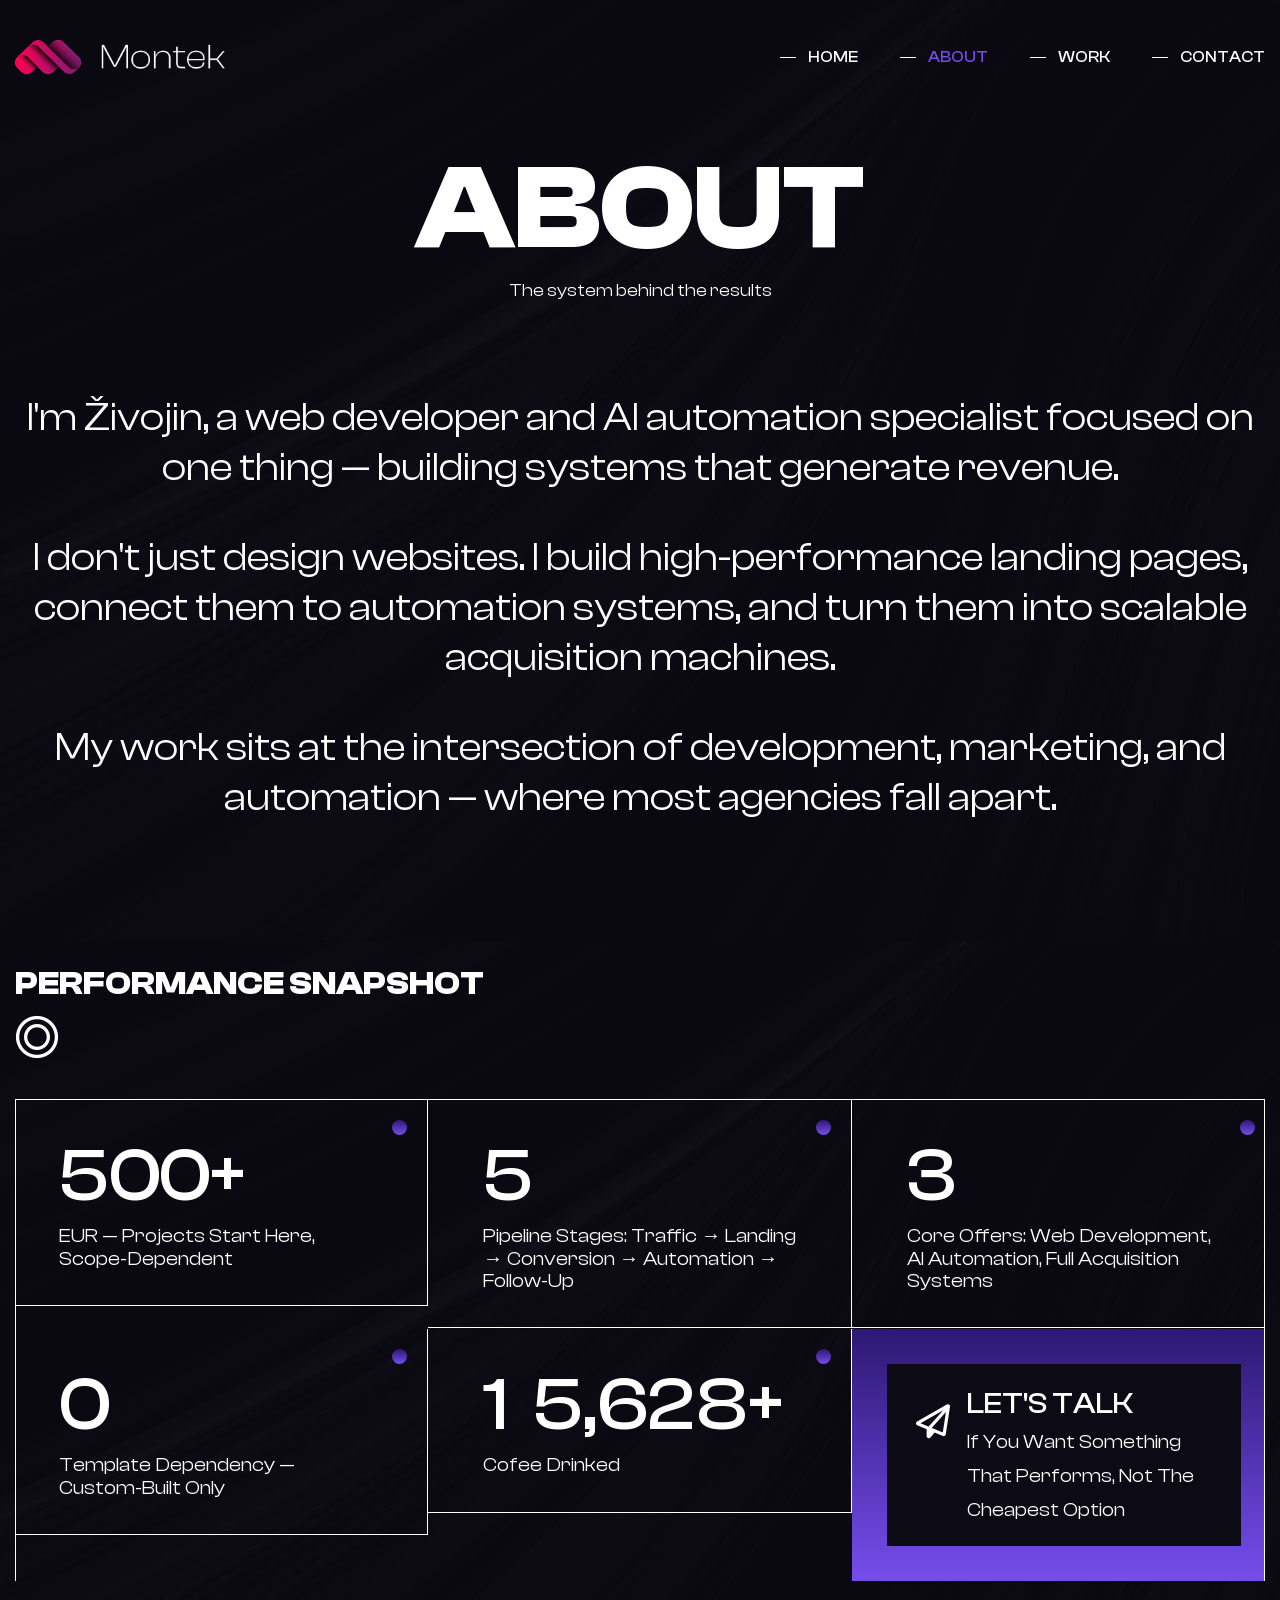
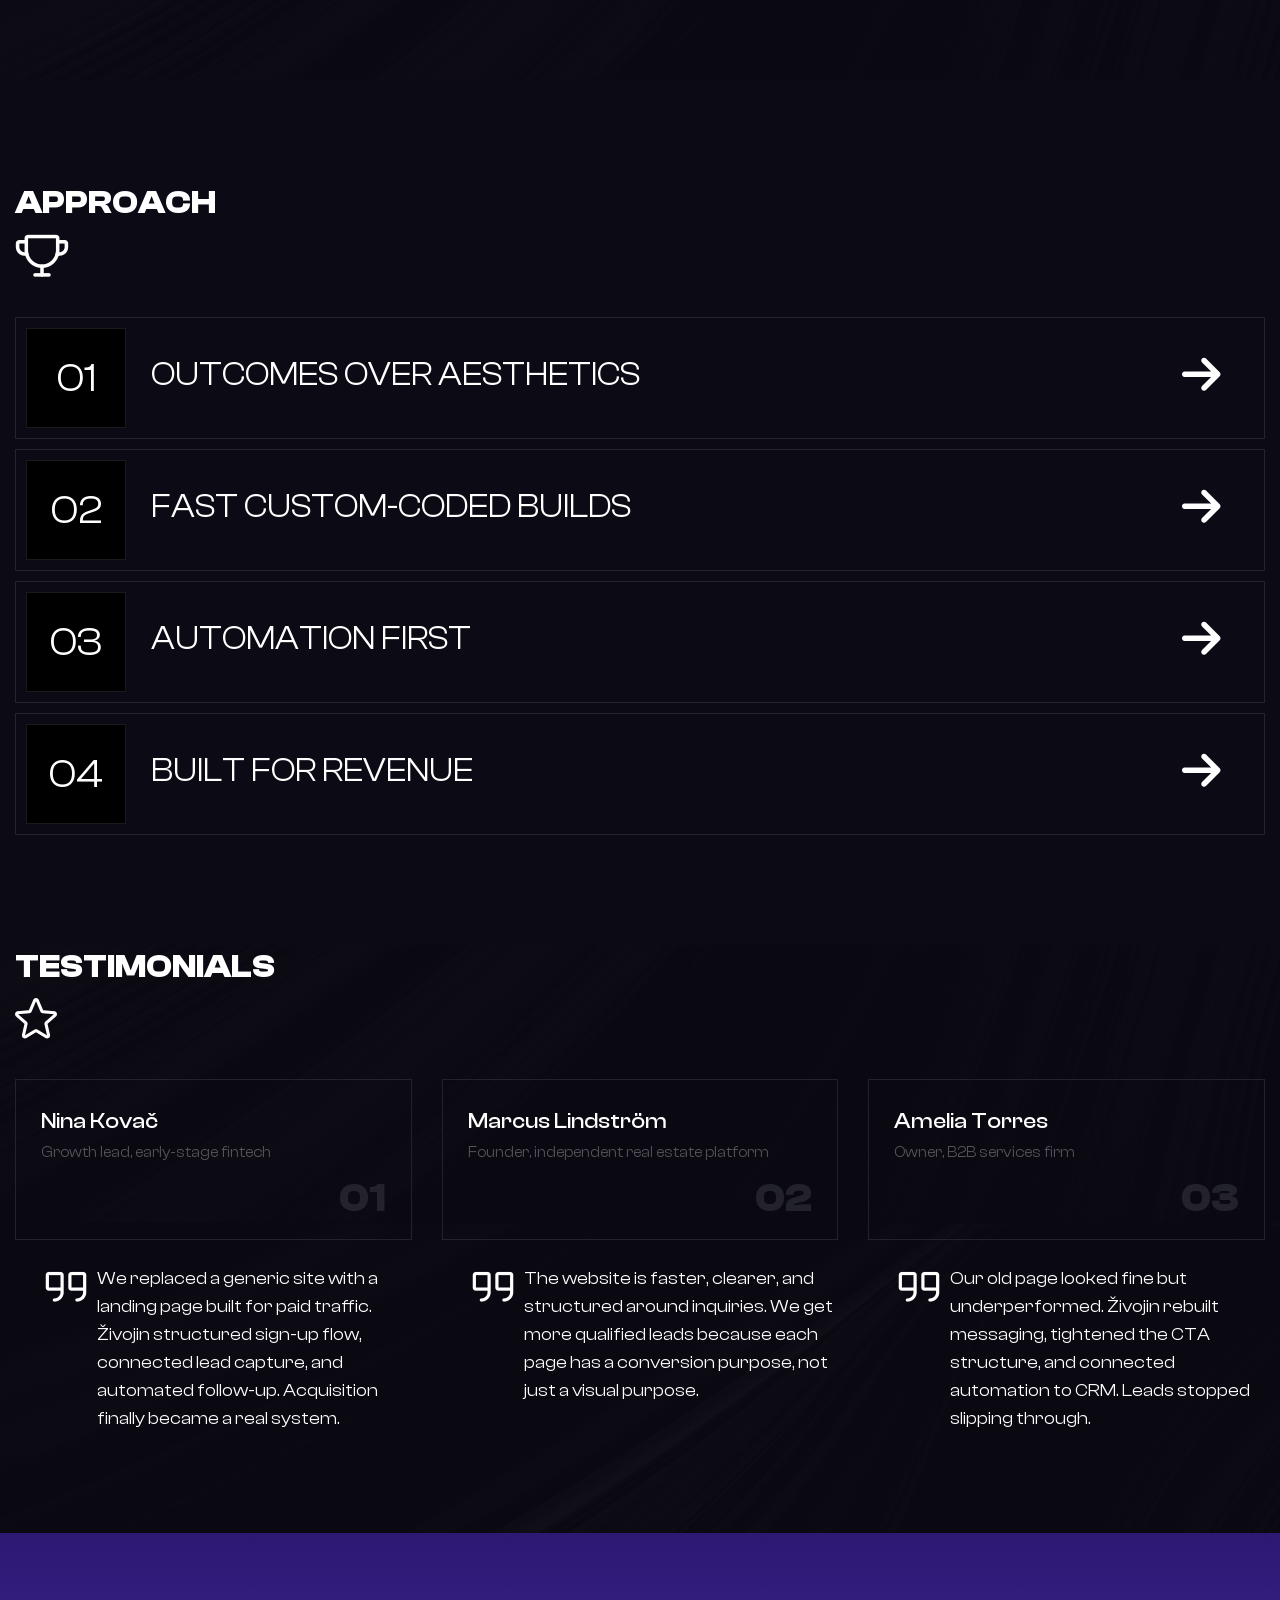
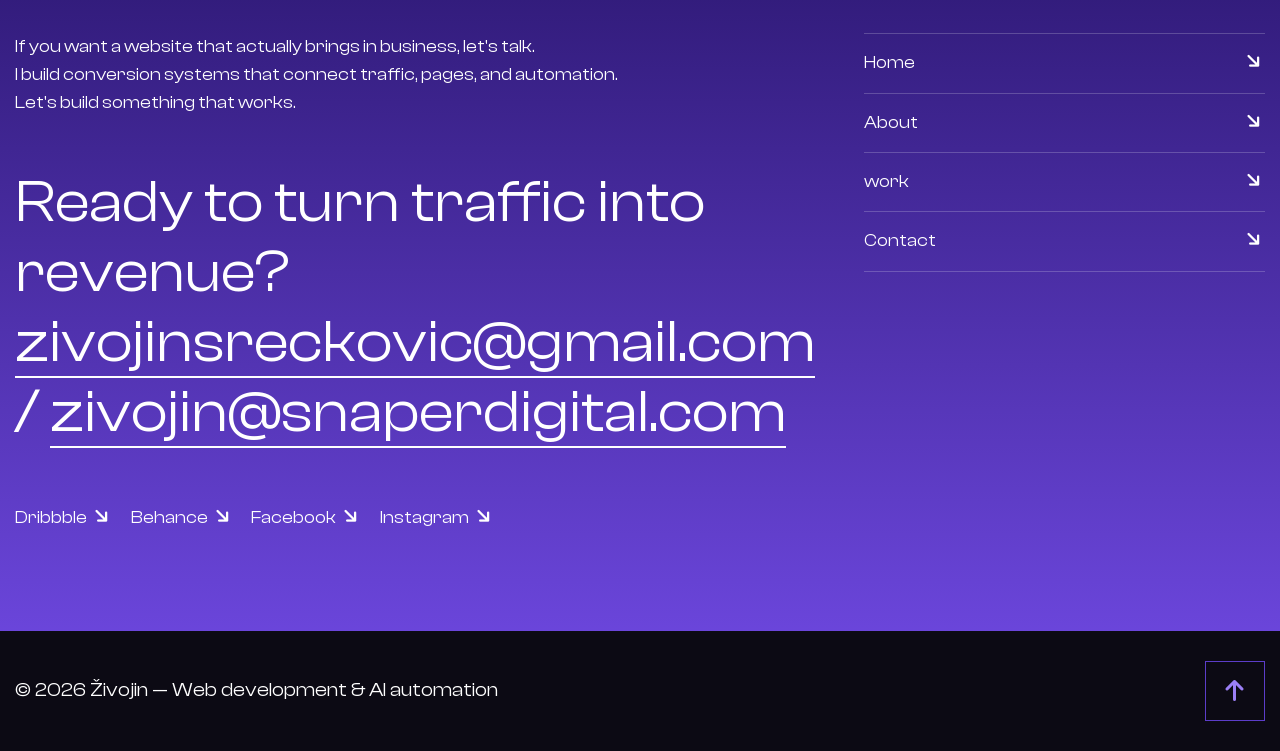
<file: Montek/about.html>
<!DOCTYPE html>
<html lang="en">
<head>
<meta charset="utf-8">
<title>About Živojin | Web Developer &amp; AI Automation Specialist</title>
<meta name="description" content="About Živojin Sreckovic: web developer and AI automation specialist focused on revenue systems—development, marketing, and automation in one loop.">
<meta name="robots" content="index, follow">
<link rel="canonical" href="https://zivojin.dev/about.html">
<script type="application/ld+json">
{
  "@context": "https://schema.org",
  "@type": "WebPage",
  "@id": "https://zivojin.dev/about.html#webpage",
  "url": "https://zivojin.dev/about.html",
  "name": "About Živojin",
  "isPartOf": { "@id": "https://zivojin.dev/#website" },
  "about": { "@id": "https://zivojin.dev/#person" },
  "description": "Background, approach, and performance snapshot for Živojin Sreckovic."
}
</script>
<!-- Stylesheets -->
<link href="assets/css/bootstrap.css" rel="stylesheet">
<link href="assets/css/style.css" rel="stylesheet">
<link href="assets/css/responsive.css" rel="stylesheet">

<link href="https://fonts.googleapis.com/css2?family=Lora:ital,wght@0,400;0,500;0,600;0,700;1,600;1,700&display=swap" rel="stylesheet">
<link href="https://fonts.googleapis.com/css2?family=Inter:wght@300;400;500;600;700;800;900&display=swap" rel="stylesheet">

<link rel="shortcut icon" href="assets/images/favicon.png" type="image/x-icon">
<link rel="icon" href="assets/images/favicon.png" type="image/x-icon">

<!-- Responsive -->
<meta http-equiv="X-UA-Compatible" content="IE=edge">
<meta name="viewport" content="width=device-width, initial-scale=1.0, maximum-scale=1.0, user-scalable=0">

</head>

<body>

<div class="page-wrapper image-layer" style="background-image:url(assets/images/how-i-work-bg.png)">	
	<!-- Main Header -->
	<header class="main-header">
		
		<!-- Header Lower -->
		<div class="header-lower">
			<div class="auto-container">
				<div class="inner-container">
					<div class="d-flex justify-content-between align-items-center flex-wrap">
						
						<div class="logo-box">
							<div class="logo"><a href="index.html"><img src="assets/images/logo.png" alt="" title=""></a></div>
						</div>
						
						<div class="nav-outer d-flex flex-wrap">
							<!-- Main Menu -->
							<nav class="main-menu navbar-expand-md">
								<div class="navbar-header">
									<!-- Toggle Button -->    	
									<button class="navbar-toggler" type="button" data-toggle="collapse" data-target="#navbarSupportedContent" aria-controls="navbarSupportedContent" aria-expanded="false" aria-label="Toggle navigation">
										<span class="icon-bar"></span>
										<span class="icon-bar"></span>
										<span class="icon-bar"></span>
									</button>
								</div>
								
								<div class="navbar-collapse collapse clearfix" id="navbarSupportedContent">
									<ul class="navigation clearfix">
										<li><a href="index.html">Home</a></li>
										<li><a href="about.html">About</a></li>
										<li class="dropdown"><a href="#">work</a>
											<ul>
												<li><a href="work.html">work</a></li>
												<li><a href="contact.html">Discuss a project</a></li>
											</ul>
										</li>
										<li><a href="contact.html">Contact</a></li>
									</ul>
								</div>
							</nav>
						</div>

						<!-- Mobile Navigation Toggler -->
						<div class="mobile-nav-toggler">
							<svg xmlns="http://www.w3.org/2000/svg" class="icon icon-tabler icon-tabler-menu-2" width="24" height="24" viewBox="0 0 24 24" stroke-width="1.5" stroke="currentColor" fill="none" stroke-linecap="round" stroke-linejoin="round"><path stroke="none" d="M0 0h24v24H0z" fill="none"/><path d="M4 6l16 0" /><path d="M4 12l16 0" /><path d="M4 18l16 0" /></svg>
						</div>
						
					</div>
				</div>
			</div>
		</div>
		<!--End Header Lower-->
		
		<!-- Mobile Menu  -->
		<div class="mobile-menu">
			<div class="menu-backdrop"></div>
			<div class="close-btn"><span class="icon fa-solid fa-xmark fa-fw"></span></div>
			
			<nav class="menu-box">
				<div class="nav-logo"><a href="index.html"><img src="assets/images/mobile-logo.png" alt="" title=""></a></div>
				<div class="menu-outer"><!--Here Menu Will Come Automatically Via Javascript / Same Menu as in Header--></div>
			</nav>
		</div>
		<!-- End Mobile Menu -->
	
	</header>
	<!-- End Main Header -->
	
	<!-- Page Title -->
	<section class="page-title">
		<div class="auto-container">
			<h1 class="page-title_heading">About</h1>
			<div class="page-title_text">The system behind the results</div>
		</div>
	</section>
	<!-- End Page Title -->

	<!-- About Intro -->
	<section class="team-one about-intro">
		<div class="auto-container">
			<!-- Title Box -->
			<div class="title-box">
				<h2>I'm Živojin, a web developer and AI automation specialist focused on one thing — building systems that generate revenue.</h2>
				<h2>I don't just design websites. I build high-performance landing pages, connect them to automation systems, and turn them into scalable acquisition machines.</h2>
				<h2>My work sits at the intersection of development, marketing, and automation — where most agencies fall apart.</h2>
			</div>
		</div>
	</section>
	<!-- End About Intro -->
	
	<!-- Stats One -->
	<section class="stats-one style-two">
		<div class="auto-container">
			<!-- Sec Title -->
			<div class="sec-title">
				<h2 class="sec-title_heading">Performance Snapshot</h2>
				<div class="sec-title_icon"><img src="assets/images/icons/icon-4.png" alt="" /></div>
			</div>
			<div class="inner-container">
				<div class="row clearfix">
					
					<!-- Counter Column -->
					<div class="counter-block_one col-lg-4 col-md-6 col-sm-6">
						<div class="counter-block_one-inner wow flipInX" data-wow-delay="0ms" data-wow-duration="1500ms">
							<div class="counter-block_one-counter"><span class="odometer" data-count="500"></span>+</div>
							<div class="counter-block_one-text">EUR — projects start here, scope-dependent</div>
						</div>
					</div>
					
					<!-- Counter Column -->
					<div class="counter-block_one col-lg-4 col-md-6 col-sm-6">
						<div class="counter-block_one-inner wow flipInX" data-wow-delay="0ms" data-wow-duration="1500ms">
							<div class="counter-block_one-counter"><span class="odometer" data-count="5"></span></div>
							<div class="counter-block_one-text">pipeline stages: traffic → landing → conversion → automation → follow-up</div>
						</div>
					</div>
					
					<!-- Counter Column -->
					<div class="counter-block_one col-lg-4 col-md-6 col-sm-6">
						<div class="counter-block_one-inner wow flipInX" data-wow-delay="0ms" data-wow-duration="1500ms">
							<div class="counter-block_one-counter"><span class="odometer" data-count="3"></span></div>
							<div class="counter-block_one-text">core offers: web development, AI automation, full acquisition systems</div>
						</div>
					</div>
					
					<!-- Counter Column -->
					<div class="counter-block_one col-lg-4 col-md-6 col-sm-6">
						<div class="counter-block_one-inner wow flipInX" data-wow-delay="0ms" data-wow-duration="1500ms">
							<div class="counter-block_one-counter"><span class="odometer" data-count="0"></span></div>
							<div class="counter-block_one-text">template dependency — custom-built only</div>
						</div>
					</div>
					
					<!-- Counter Column -->
					<div class="counter-block_one col-lg-4 col-md-6 col-sm-6">
						<div class="counter-block_one-inner wow flipInX" data-wow-delay="0ms" data-wow-duration="1500ms">
							<div class="counter-block_one-counter"><span class="odometer" data-count="15628"></span>+</div>
							<div class="counter-block_one-text">cofee drinked</div>
						</div>
					</div>
					
					<!-- Counter Column -->
					<div class="stats-one_contact-column col-lg-4 col-md-6 col-sm-6">
						<div class="stats-one_contact-inner wow flipInX" data-wow-delay="0ms" data-wow-duration="1500ms">
							<div class="stats-one_contact-content">
								<a href="contact.html">
								<div class="stats-one_contact-icon fa-regular fa-paper-plane fa-fw"></div>
								<h3>Let's talk</h3>
								<div class="text">If you want something that performs, not the cheapest option</div>
								</a>
							</div>
						</div>
					</div>
					
				</div>
			</div>
		</div>
	</section>
	<!-- End Stats One -->
	
	<!-- Awards One -->
	<section class="awards-one">
		<div class="auto-container">
			<!-- Sec Title -->
			<div class="sec-title">
				<h2 class="sec-title_heading">Approach</h2>
				<div class="sec-title_icon"><img src="assets/images/icons/icon-5.png" alt="" /></div>
			</div>
			<div class="inner-container">
				
				<!-- Awards Block One -->
				<div class="awards-block_one">
					<div class="awards-block_one-inner">
						<a href="contact.html" class="awards-block_one-link"></a>
						<div class="awards-block_one-content">
							<div class="awards-block_one-number">01</div>
							<h2 class="awards-block_one-title">Outcomes over aesthetics <span>if it doesn't convert or scale, it doesn't ship</span></h2>
							<div class="awards-block_one-arrow fa-solid fa-arrow-right fa-fw"></div>
						</div>
					</div>
				</div>
				
				<!-- Awards Block One -->
				<div class="awards-block_one">
					<div class="awards-block_one-inner">
						<a href="contact.html" class="awards-block_one-link"></a>
						<div class="awards-block_one-content">
							<div class="awards-block_one-number">02</div>
							<h2 class="awards-block_one-title">Fast custom-coded builds <span>paid traffic, SEO, and long-term scalability</span></h2>
							<div class="awards-block_one-arrow fa-solid fa-arrow-right fa-fw"></div>
						</div>
					</div>
				</div>
				
				<!-- Awards Block One -->
				<div class="awards-block_one">
					<div class="awards-block_one-inner">
						<a href="contact.html" class="awards-block_one-link"></a>
						<div class="awards-block_one-content">
							<div class="awards-block_one-number">03</div>
							<h2 class="awards-block_one-title">Automation first <span>lead capture, CRM, follow-up, and operations in one flow</span></h2>
							<div class="awards-block_one-arrow fa-solid fa-arrow-right fa-fw"></div>
						</div>
					</div>
				</div>
				
				<!-- Awards Block One -->
				<div class="awards-block_one">
					<div class="awards-block_one-inner">
						<a href="contact.html" class="awards-block_one-link"></a>
						<div class="awards-block_one-content">
							<div class="awards-block_one-number">04</div>
							<h2 class="awards-block_one-title">Built for revenue <span>not for looking good without generating business</span></h2>
							<div class="awards-block_one-arrow fa-solid fa-arrow-right fa-fw"></div>
						</div>
					</div>
				</div>
				
			</div>
		</div>
	</section>
	<!-- End Awards One -->
	
	<!-- Testimonial One -->
	<section class="testimonial-one style-two">
		<div class="auto-container">
			<!-- Sec Title -->
			<div class="sec-title">
				<h2 class="sec-title_heading">Testimonials</h2>
				<div class="sec-title_icon"><img src="assets/images/icons/icon-3.png" alt="" /></div>
			</div>
			<div class="three-item_carousel swiper-container">
				<div class="swiper-wrapper">

					<!-- Slide -->
					<div class="swiper-slide">
						<!-- Testimonial Block One -->
						<div class="testimonial-block_one">
							<div class="testimonial-block_one-inner">
								<div class="testimonial-block_one-content">
									<h5 class="testimonial-block_one-name">Nina Kovač</h5>
									<div class="testimonial-block_one-designation">Growth lead, early-stage fintech</div>
									<h5 class="testimonial-block_one-number">01</h5>
								</div>
								<div class="testimonial-block_one-lower">
									<span class="quote_icon"><img src="assets/images/icons/quote.png" alt="" /></span>
									We replaced a generic site with a landing page built for paid traffic. Živojin structured sign-up flow, connected lead capture, and automated follow-up. Acquisition finally became a real system.
								</div>
							</div>
						</div>
					</div>
					
					<!-- Slide -->
					<div class="swiper-slide">
						<!-- Testimonial Block One -->
						<div class="testimonial-block_one">
							<div class="testimonial-block_one-inner">
								<div class="testimonial-block_one-content">
									<h5 class="testimonial-block_one-name">Marcus Lindström</h5>
									<div class="testimonial-block_one-designation">Founder, independent real estate platform</div>
									<h5 class="testimonial-block_one-number">02</h5>
								</div>
								<div class="testimonial-block_one-lower">
									<span class="quote_icon"><img src="assets/images/icons/quote.png" alt="" /></span>
									The website is faster, clearer, and structured around inquiries. We get more qualified leads because each page has a conversion purpose, not just a visual purpose.
								</div>
							</div>
						</div>
					</div>
					
					<!-- Slide -->
					<div class="swiper-slide">
						<!-- Testimonial Block One -->
						<div class="testimonial-block_one">
							<div class="testimonial-block_one-inner">
								<div class="testimonial-block_one-content">
									<h5 class="testimonial-block_one-name">Amelia Torres</h5>
									<div class="testimonial-block_one-designation">Owner, B2B services firm</div>
									<h5 class="testimonial-block_one-number">03</h5>
								</div>
								<div class="testimonial-block_one-lower">
									<span class="quote_icon"><img src="assets/images/icons/quote.png" alt="" /></span>
									Our old page looked fine but underperformed. Živojin rebuilt messaging, tightened the CTA structure, and connected automation to CRM. Leads stopped slipping through.
								</div>
							</div>
						</div>
					</div>
					
				</div>
			</div>
			
		</div>
	</section>
	<!-- End Testimonial One -->
	
	<!-- Main Footer -->
	<footer class="main-footer">
		<div class="auto-container">
			<!-- Widgets Section -->
			<div class="widgets-section">
				<div class="row clearfix">
					
					<!-- Footer Column -->
					<div class="footer-column col-lg-8 col-md-12 col-sm-12">
						<div class="footer-text">If you want a website that actually brings in business, let's talk. <br> I build conversion systems that connect traffic, pages, and automation. <br> Let's build something that works.</div>
						<h2>Ready to turn traffic into revenue? <a href="mailto:zivojinsreckovic@gmail.com">zivojinsreckovic@gmail.com</a> / <a href="mailto:zivojin@snaperdigital.com">zivojin@snaperdigital.com</a></h2>
						<ul class="footer_socials">
							<li><a href="https://www.dribbble.com">Dribbble <i class="fa-solid fa-arrow-right fa-fw"></i></a></li>
							<li><a href="https://www.behance.net">Behance <i class="fa-solid fa-arrow-right fa-fw"></i></a></li>
							<li><a href="https://www.facebook.com">Facebook <i class="fa-solid fa-arrow-right fa-fw"></i></a></li>
							<li><a href="https://www.instagram.com">Instagram <i class="fa-solid fa-arrow-right fa-fw"></i></a></li>
						</ul>
					</div>
					
					<!-- Footer Column -->
					<div class="footer-column col-lg-4 col-md-12 col-sm-12">
						<ul class="footer_navs">
							<li><a href="index.html">Home <i class="fa-solid fa-arrow-right fa-fw"></i></a></li>
							<li><a href="about.html">About <i class="fa-solid fa-arrow-right fa-fw"></i></a></li>
							<li><a href="work.html">work <i class="fa-solid fa-arrow-right fa-fw"></i></a></li>
							<li><a href="contact.html">Contact <i class="fa-solid fa-arrow-right fa-fw"></i></a></li>
						</ul>
					</div>
					
				</div>
			</div>
		</div>
		<div class="footer-bottom">
			<div class="auto-container">
				<div class="d-flex justify-content-between align-items-center flex-wrap">
					<div class="footer_copyright">&copy; 2026 Živojin — Web development &amp; AI automation</div>
			<a class="backtop down-box scroll-to-target" data-target=".page-wrapper">
<i class="fa-solid fa-arrow-up"></i>
			</a>
				</div>
			</div>
		</div>
	</footer>
	<!-- End Main Footer -->
	
</div>
<!-- End PageWrapper -->
<script src="assets/js/jquery.js"></script>
<script src="assets/js/popper.min.js"></script>
<script src="assets/js/bootstrap.min.js"></script>
<script src="assets/js/appear.js"></script>
<script src="assets/js/wow.js"></script>
<script src="assets/js/swiper.min.js"></script>
<script src="assets/js/odometer.js"></script>
<script src="assets/js/gsap.min.js"></script>
<script src="assets/js/SplitText.min.js"></script>
<script src="assets/js/ScrollTrigger.min.js"></script>
<script src="assets/js/ScrollToPlugin.min.js"></script>
<script src="assets/js/ScrollSmoother.min.js"></script>
<script src="assets/js/script.js"></script>
<!--[if lt IE 9]><script src="https://cdnjs.cloudflare.com/ajax/libs/html5shiv/3.7.3/html5shiv.js"></script><![endif]-->
<!--[if lt IE 9]><script src="js/respond.js"></script><![endif]-->

</body>
</html>
</file>
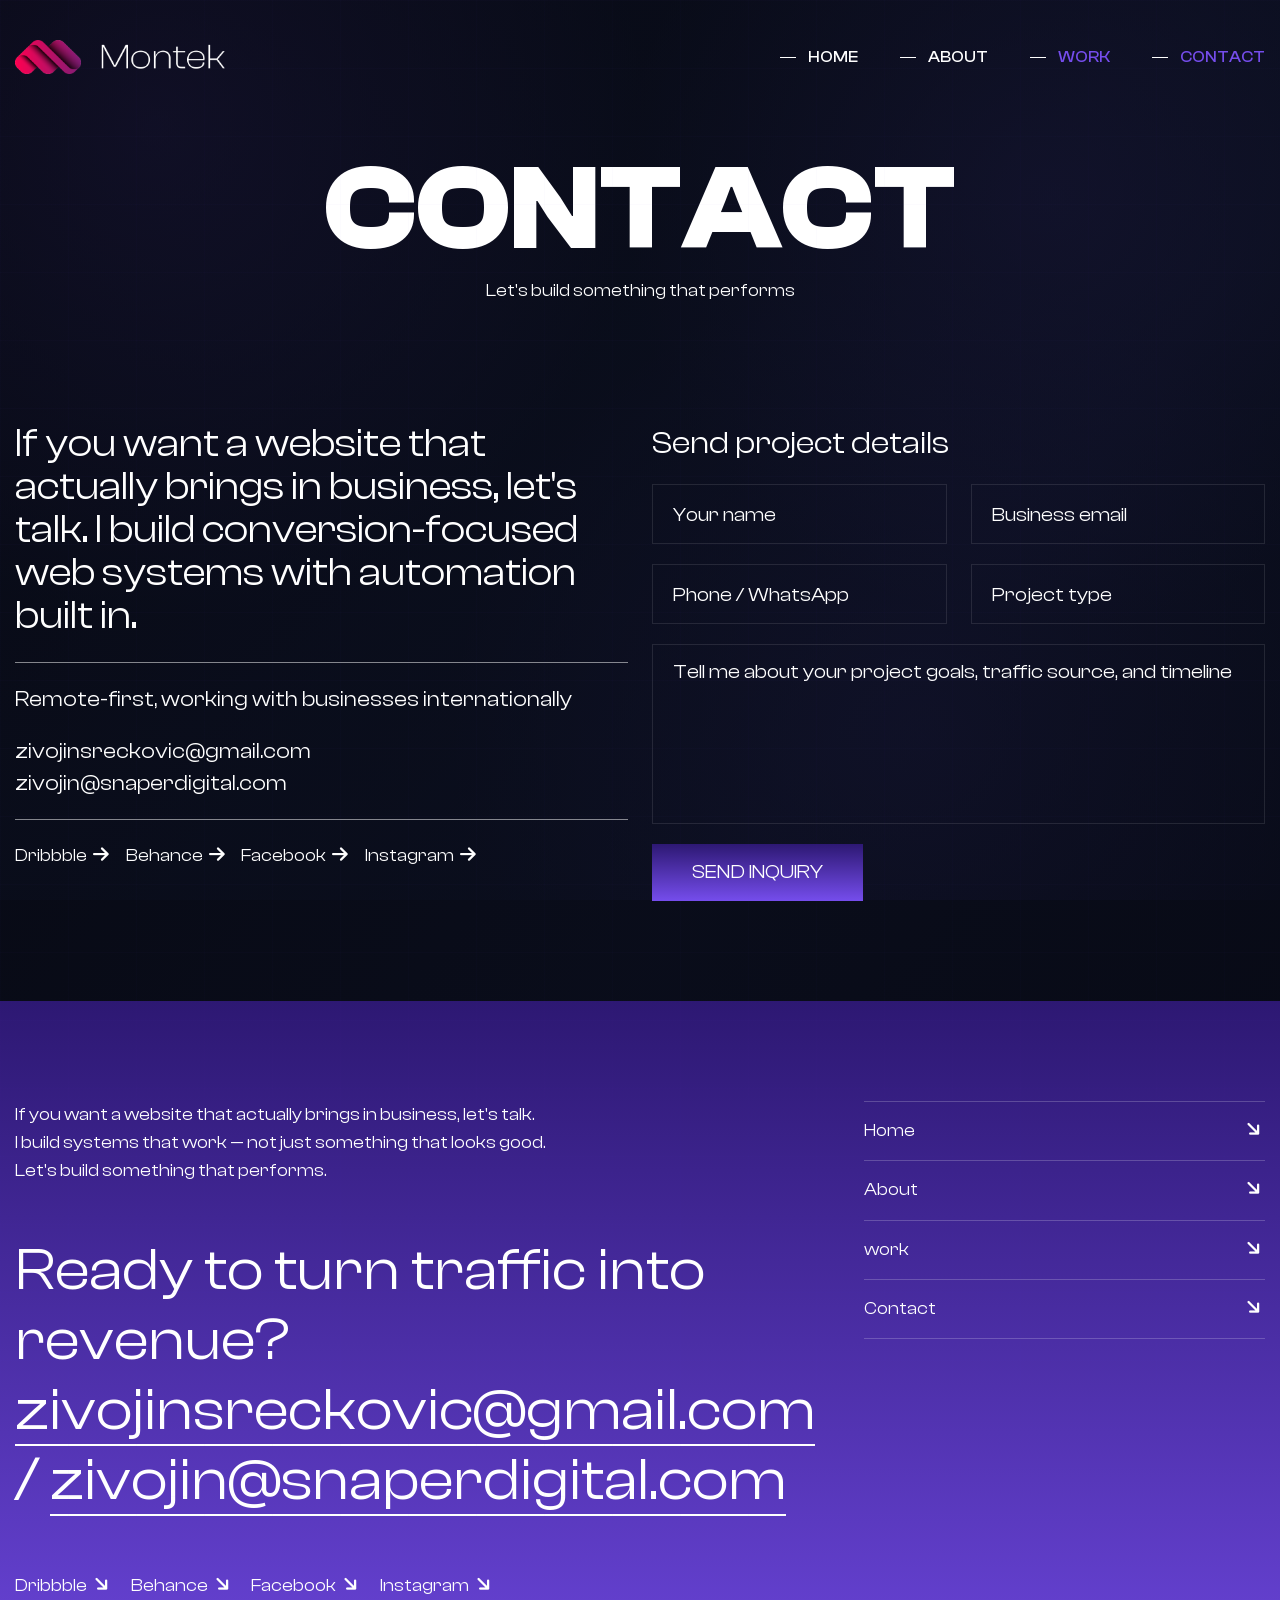
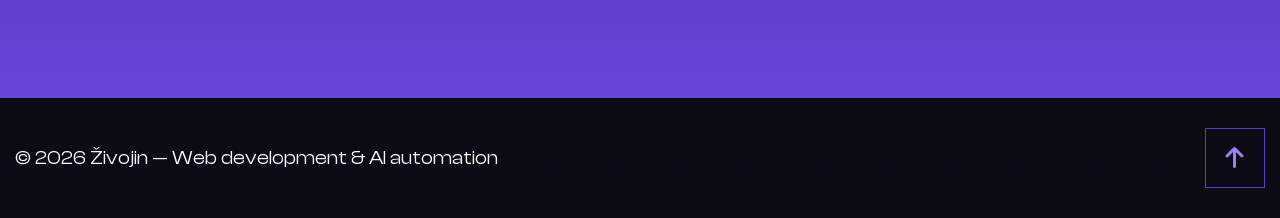
<file: Montek/contact.html>
<!DOCTYPE html>
<html lang="en">
<head>
<meta charset="utf-8">
<title>Contact Živojin | Web Development &amp; AI Automation</title>
<meta name="description" content="Contact Živojin Sreckovic for conversion-focused websites, AI automation, and acquisition systems. Email: zivojinsreckovic@gmail.com, zivojin@snaperdigital.com.">
<meta name="robots" content="index, follow">
<link rel="canonical" href="https://zivojin.dev/contact.html">
<script type="application/ld+json">
{
  "@context": "https://schema.org",
  "@type": "ContactPage",
  "@id": "https://zivojin.dev/contact.html#webpage",
  "url": "https://zivojin.dev/contact.html",
  "name": "Contact",
  "isPartOf": { "@id": "https://zivojin.dev/#website" },
  "about": { "@id": "https://zivojin.dev/#person" }
}
</script>
<!-- Stylesheets -->
<link href="assets/css/bootstrap.css" rel="stylesheet">
<link href="assets/css/style.css" rel="stylesheet">
<link href="assets/css/responsive.css" rel="stylesheet">

<link href="https://fonts.googleapis.com/css2?family=Lora:ital,wght@0,400;0,500;0,600;0,700;1,600;1,700&display=swap" rel="stylesheet">
<link href="https://fonts.googleapis.com/css2?family=Inter:wght@300;400;500;600;700;800;900&display=swap" rel="stylesheet">

<link rel="shortcut icon" href="assets/images/favicon.png" type="image/x-icon">
<link rel="icon" href="assets/images/favicon.png" type="image/x-icon">

<!-- Responsive -->
<meta http-equiv="X-UA-Compatible" content="IE=edge">
<meta name="viewport" content="width=device-width, initial-scale=1.0, maximum-scale=1.0, user-scalable=0">

</head>

<body>

<div class="page-wrapper image-layer work-futuristic-bg">

	
	<!-- Main Header -->
	<header class="main-header">
		
		<!-- Header Lower -->
		<div class="header-lower">
			<div class="auto-container">
				<div class="inner-container">
					<div class="d-flex justify-content-between align-items-center flex-wrap">
						
						<div class="logo-box">
							<div class="logo"><a href="index.html"><img src="assets/images/logo.png" alt="" title=""></a></div>
						</div>
						
						<div class="nav-outer d-flex flex-wrap">
							<!-- Main Menu -->
							<nav class="main-menu navbar-expand-md">
								<div class="navbar-header">
									<!-- Toggle Button -->    	
									<button class="navbar-toggler" type="button" data-toggle="collapse" data-target="#navbarSupportedContent" aria-controls="navbarSupportedContent" aria-expanded="false" aria-label="Toggle navigation">
										<span class="icon-bar"></span>
										<span class="icon-bar"></span>
										<span class="icon-bar"></span>
									</button>
								</div>
								
								<div class="navbar-collapse collapse clearfix" id="navbarSupportedContent">
									<ul class="navigation clearfix">
										<li><a href="index.html">Home</a></li>
										<li><a href="about.html">About</a></li>
										<li class="dropdown"><a href="#">work</a>
											<ul>
												<li><a href="work.html">work</a></li>
												<li><a href="contact.html">Discuss a project</a></li>
											</ul>
										</li>
										<li><a href="contact.html">Contact</a></li>
									</ul>
								</div>
							</nav>
						</div>

						<!-- Mobile Navigation Toggler -->
						<div class="mobile-nav-toggler">
							<svg xmlns="http://www.w3.org/2000/svg" class="icon icon-tabler icon-tabler-menu-2" width="24" height="24" viewBox="0 0 24 24" stroke-width="1.5" stroke="currentColor" fill="none" stroke-linecap="round" stroke-linejoin="round"><path stroke="none" d="M0 0h24v24H0z" fill="none"/><path d="M4 6l16 0" /><path d="M4 12l16 0" /><path d="M4 18l16 0" /></svg>
						</div>
						
					</div>
				</div>
			</div>
		</div>
		<!--End Header Lower-->
		
		<!-- Mobile Menu  -->
		<div class="mobile-menu">
			<div class="menu-backdrop"></div>
			<div class="close-btn"><span class="icon fa-solid fa-xmark fa-fw"></span></div>
			
			<nav class="menu-box">
				<div class="nav-logo"><a href="index.html"><img src="assets/images/mobile-logo.png" alt="" title=""></a></div>
				<div class="menu-outer"><!--Here Menu Will Come Automatically Via Javascript / Same Menu as in Header--></div>
			</nav>
		</div>
		<!-- End Mobile Menu -->
	
	</header>
	<!-- End Main Header -->
	
	<!-- Page Title -->
	<section class="page-title">
		<div class="auto-container">
			<h1 class="page-title_heading">Contact</h1>
			<div class="page-title_text">Let's build something that performs</div>
		</div>
	</section>
	<!-- End Page Title -->

	<!-- Contact One -->
	<section class="contact-one">
		<div class="auto-container">
			<div class="row clearfix">
				
				<!-- Info Column -->
				<div class="contact-one_info-column col-lg-6 col-md-6 col-sm-12">
					<div class="contact-one_info-outer">
						<h2 class="contact-one_heading">If you want a website that actually brings in business, let's talk. I build conversion-focused web systems with automation built in.</h2>
						<ul class="contact-one_list">
							<li>Remote-first, working with businesses internationally</li>
							<li><a href="mailto:zivojinsreckovic@gmail.com">zivojinsreckovic@gmail.com</a></li>
							<li><a href="mailto:zivojin@snaperdigital.com">zivojin@snaperdigital.com</a></li>
						</ul>
						<ul class="contact-one_socials">
							<li><a href="https://www.dribbble.com">Dribbble <i class="fa-solid fa-arrow-right fa-fw"></i></a></li>
							<li><a href="https://www.behance.net">Behance <i class="fa-solid fa-arrow-right fa-fw"></i></a></li>
							<li><a href="https://www.facebook.com">Facebook <i class="fa-solid fa-arrow-right fa-fw"></i></a></li>
							<li><a href="https://www.instagram.com">Instagram <i class="fa-solid fa-arrow-right fa-fw"></i></a></li>
						</ul>
					</div>
				</div>
				
				<!-- Form Column -->
				<div class="contact-one_form-column col-lg-6 col-md-6 col-sm-12">
					<div class="contact-one_form-outer">
						<h3>Send project details</h3>
						
						<!-- Contact Form -->
						<div class="contact-form">
							<form method="post" action="sendemail.php" id="contact-form">
								<div class="row clearfix">
									
									<div class="col-lg-6 col-md-6 col-sm-12 form-group">
										<input type="text" name="username" placeholder="Your name" required="">
									</div>
									
									<div class="col-lg-6 col-md-6 col-sm-12 form-group">
										<input type="email" name="email" placeholder="Business email" required="">
									</div>
									
									<div class="col-lg-6 col-md-6 col-sm-12 form-group">
										<input type="text" name="phone" placeholder="Phone / WhatsApp" required="">
									</div>
									
									<div class="col-lg-6 col-md-6 col-sm-12 form-group">
										<input class="text" type="text" name="query" placeholder="Project type" required="">
									</div>
									
									<div class="col-lg-12 col-md-12 col-sm-12 form-group">
										<textarea class="" name="message" placeholder="Tell me about your project goals, traffic source, and timeline"></textarea>
									</div>
									
									<div class="col-lg-12 col-md-12 col-sm-12 form-group">
										<!-- Button Box -->
										<button type="submit" class="theme-btn submit-btn">
											send inquiry
										</button>
									</div>
									
								</div>
							</form>
						</div>
						<!-- End Contact Form -->
						
					</div>
				</div>
				
			</div>
		</div>
	</section>
	<!-- Contact One -->
	
	<!-- Main Footer -->
	<footer class="main-footer">
		<div class="auto-container">
			<!-- Widgets Section -->
			<div class="widgets-section">
				<div class="row clearfix">
					
					<!-- Footer Column -->
					<div class="footer-column col-lg-8 col-md-12 col-sm-12">
						<div class="footer-text">If you want a website that actually brings in business, let's talk. <br> I build systems that work — not just something that looks good. <br> Let's build something that performs.</div>
						<h2>Ready to turn traffic into revenue? <a href="mailto:zivojinsreckovic@gmail.com">zivojinsreckovic@gmail.com</a> / <a href="mailto:zivojin@snaperdigital.com">zivojin@snaperdigital.com</a></h2>
						<ul class="footer_socials">
							<li><a href="https://www.dribbble.com">Dribbble <i class="fa-solid fa-arrow-right fa-fw"></i></a></li>
							<li><a href="https://www.behance.net">Behance <i class="fa-solid fa-arrow-right fa-fw"></i></a></li>
							<li><a href="https://www.facebook.com">Facebook <i class="fa-solid fa-arrow-right fa-fw"></i></a></li>
							<li><a href="https://www.instagram.com">Instagram <i class="fa-solid fa-arrow-right fa-fw"></i></a></li>
						</ul>
					</div>
					
					<!-- Footer Column -->
					<div class="footer-column col-lg-4 col-md-12 col-sm-12">
						<ul class="footer_navs">
							<li><a href="index.html">Home <i class="fa-solid fa-arrow-right fa-fw"></i></a></li>
							<li><a href="about.html">About <i class="fa-solid fa-arrow-right fa-fw"></i></a></li>
							<li><a href="work.html">work <i class="fa-solid fa-arrow-right fa-fw"></i></a></li>
							<li><a href="contact.html">Contact <i class="fa-solid fa-arrow-right fa-fw"></i></a></li>
						</ul>
					</div>
					
				</div>
			</div>
		</div>
		<div class="footer-bottom">
			<div class="auto-container">
				<div class="d-flex justify-content-between align-items-center flex-wrap">
					<div class="footer_copyright">&copy; 2026 Živojin — Web development &amp; AI automation</div>
			<a class="backtop down-box scroll-to-target" data-target=".page-wrapper">
<i class="fa-solid fa-arrow-up"></i>
			</a>
				</div>
			</div>
		</div>
	</footer>
	<!-- End Main Footer -->
	
</div>
<!-- End PageWrapper -->
<script src="assets/js/jquery.js"></script>
<script src="assets/js/popper.min.js"></script>
<script src="assets/js/bootstrap.min.js"></script>
<script src="assets/js/appear.js"></script>
<script src="assets/js/wow.js"></script>
<script src="assets/js/swiper.min.js"></script>
<script src="assets/js/odometer.js"></script>
<script src="assets/js/gsap.min.js"></script>
<script src="assets/js/SplitText.min.js"></script>
<script src="assets/js/ScrollTrigger.min.js"></script>
<script src="assets/js/ScrollToPlugin.min.js"></script>
<script src="assets/js/ScrollSmoother.min.js"></script>
<script src="assets/js/script.js"></script>
<!--[if lt IE 9]><script src="https://cdnjs.cloudflare.com/ajax/libs/html5shiv/3.7.3/html5shiv.js"></script><![endif]-->
<!--[if lt IE 9]><script src="js/respond.js"></script><![endif]-->

</body>
</html>
</file>
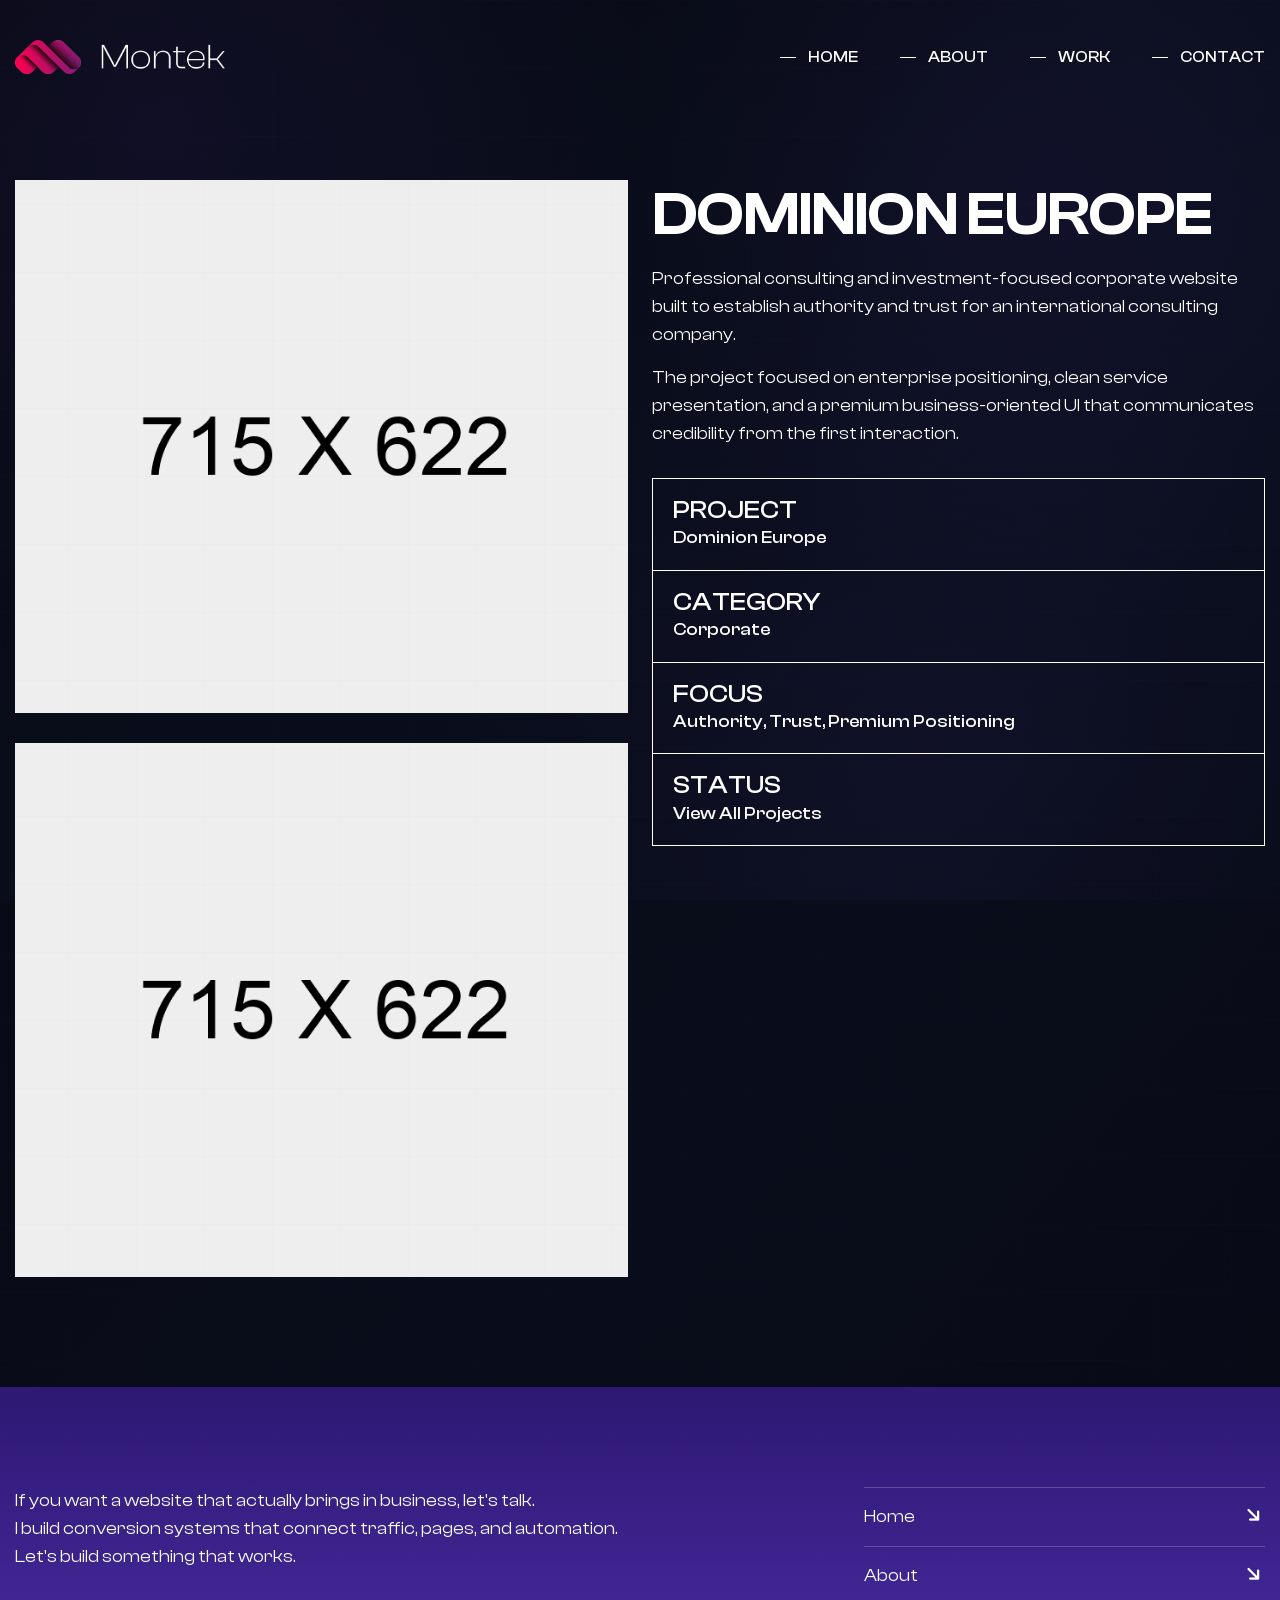
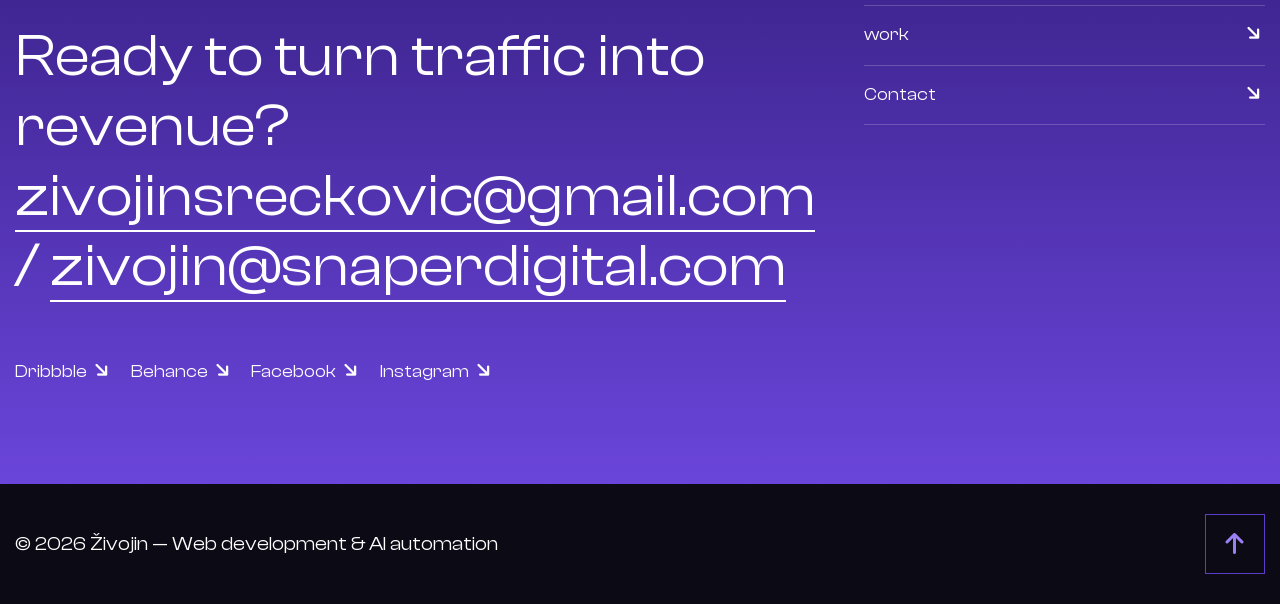
<file: Montek/single-work.html>
<!DOCTYPE html>
<html lang="en">
<head>
<meta charset="utf-8">
<title>Project Detail | Živojin</title>
<meta name="description" content="Project detail: case description, category, and focus for a selected build by Živojin Sreckovic. Open with ?project=Name for a specific entry.">
<meta name="robots" content="index, follow">
<link rel="canonical" href="https://zivojin.dev/single-work.html">
<script type="application/ld+json">
{
  "@context": "https://schema.org",
  "@type": "WebPage",
  "@id": "https://zivojin.dev/single-work.html#webpage",
  "url": "https://zivojin.dev/single-work.html",
  "name": "Project detail",
  "isPartOf": { "@id": "https://zivojin.dev/#website" },
  "about": { "@id": "https://zivojin.dev/#person" },
  "description": "Dynamic project page; use query parameter project to load a specific portfolio entry."
}
</script>
<!-- Stylesheets -->
<link href="assets/css/bootstrap.css" rel="stylesheet">
<link href="assets/css/style.css" rel="stylesheet">
<link href="assets/css/responsive.css" rel="stylesheet">

<link href="https://fonts.googleapis.com/css2?family=Lora:ital,wght@0,400;0,500;0,600;0,700;1,600;1,700&display=swap" rel="stylesheet">
<link href="https://fonts.googleapis.com/css2?family=Inter:wght@300;400;500;600;700;800;900&display=swap" rel="stylesheet">

<link rel="shortcut icon" href="assets/images/favicon.png" type="image/x-icon">
<link rel="icon" href="assets/images/favicon.png" type="image/x-icon">

<!-- Responsive -->
<meta http-equiv="X-UA-Compatible" content="IE=edge">
<meta name="viewport" content="width=device-width, initial-scale=1.0, maximum-scale=1.0, user-scalable=0">

</head>

<body>

<div class="page-wrapper image-layer work-futuristic-bg">	
 	

	
	<!-- Main Header -->
	<header class="main-header">
		
		<!-- Header Lower -->
		<div class="header-lower">
			<div class="auto-container">
				<div class="inner-container">
					<div class="d-flex justify-content-between align-items-center flex-wrap">
						
						<div class="logo-box">
							<div class="logo"><a href="index.html"><img src="assets/images/logo.png" alt="" title=""></a></div>
						</div>
						
						<div class="nav-outer d-flex flex-wrap">
							<!-- Main Menu -->
							<nav class="main-menu navbar-expand-md">
								<div class="navbar-header">
									<!-- Toggle Button -->    	
									<button class="navbar-toggler" type="button" data-toggle="collapse" data-target="#navbarSupportedContent" aria-controls="navbarSupportedContent" aria-expanded="false" aria-label="Toggle navigation">
										<span class="icon-bar"></span>
										<span class="icon-bar"></span>
										<span class="icon-bar"></span>
									</button>
								</div>
								
								<div class="navbar-collapse collapse clearfix" id="navbarSupportedContent">
									<ul class="navigation clearfix">
										<li><a href="index.html">Home</a></li>
										<li><a href="about.html">About</a></li>
										<li class="dropdown"><a href="#">work</a>
											<ul>
												<li><a href="work.html">work</a></li>
												<li><a href="contact.html">Discuss a project</a></li>
											</ul>
										</li>
										<li><a href="contact.html">Contact</a></li>
									</ul>
								</div>
							</nav>
						</div>

						<!-- Mobile Navigation Toggler -->
						<div class="mobile-nav-toggler">
							<svg xmlns="http://www.w3.org/2000/svg" class="icon icon-tabler icon-tabler-menu-2" width="24" height="24" viewBox="0 0 24 24" stroke-width="1.5" stroke="currentColor" fill="none" stroke-linecap="round" stroke-linejoin="round"><path stroke="none" d="M0 0h24v24H0z" fill="none"/><path d="M4 6l16 0" /><path d="M4 12l16 0" /><path d="M4 18l16 0" /></svg>
						</div>
						
					</div>
				</div>
			</div>
		</div>
		<!--End Header Lower-->
		
		<!-- Mobile Menu  -->
		<div class="mobile-menu">
			<div class="menu-backdrop"></div>
			<div class="close-btn"><span class="icon fa-solid fa-xmark fa-fw"></span></div>
			
			<nav class="menu-box">
				<div class="nav-logo"><a href="index.html"><img src="assets/images/mobile-logo.png" alt="" title=""></a></div>
				<div class="menu-outer"><!--Here Menu Will Come Automatically Via Javascript / Same Menu as in Header--></div>
			</nav>
		</div>
		<!-- End Mobile Menu -->
	
	</header>
	<!-- End Main Header -->
	
	<!-- Single Work -->
	<section class="single-work">
		<div class="auto-container">
			<div class="row clearfix">
				<!-- Column -->
				<div class="column col-lg-6 col-md-12 col-sm-12">
					<div class="single-work_image">
						<img src="assets/images/resource/work-1.jpg" alt="" />
					</div>
					<div class="single-work_image">
						<img src="assets/images/resource/work-2.jpg" alt="" />
					</div>
				</div>
				<!-- Column -->
				<div class="column col-lg-6 col-md-12 col-sm-12">
					<h2 class="single-work_title" id="project-title">Dominion Europe</h2>
					<p id="project-description-main">Professional consulting and investment-focused corporate website built to establish authority and trust for an international consulting company.</p>
					<p id="project-description-secondary">The project focused on enterprise positioning, clean service presentation, and a premium business-oriented UI that communicates credibility from the first interaction.</p>
					<ul class="single-work_list">
						<li>
							Project
							<span id="project-name-label">Dominion Europe</span>
						</li>
						<li>
							Category
							<span id="project-category">corporate</span>
						</li>
						<li>
							Focus
							<span id="project-services">authority, trust, premium positioning</span>
						</li>
						<li>
							Status
							<span><a href="work.html">View all projects</a></span>
						</li>
					</ul>
				</div>
			</div>
		</div>
	</section>
	<!-- End Single Work -->
	
	<!-- Main Footer -->
	<footer class="main-footer">
		<div class="auto-container">
			<!-- Widgets Section -->
			<div class="widgets-section">
				<div class="row clearfix">
					
					<!-- Footer Column -->
					<div class="footer-column col-lg-8 col-md-12 col-sm-12">
						<div class="footer-text">If you want a website that actually brings in business, let's talk. <br> I build conversion systems that connect traffic, pages, and automation. <br> Let's build something that works.</div>
						<h2>Ready to turn traffic into revenue? <a href="mailto:zivojinsreckovic@gmail.com">zivojinsreckovic@gmail.com</a> / <a href="mailto:zivojin@snaperdigital.com">zivojin@snaperdigital.com</a></h2>
						<ul class="footer_socials">
							<li><a href="https://www.dribbble.com">Dribbble <i class="fa-solid fa-arrow-right fa-fw"></i></a></li>
							<li><a href="https://www.behance.net">Behance <i class="fa-solid fa-arrow-right fa-fw"></i></a></li>
							<li><a href="https://www.facebook.com">Facebook <i class="fa-solid fa-arrow-right fa-fw"></i></a></li>
							<li><a href="https://www.instagram.com">Instagram <i class="fa-solid fa-arrow-right fa-fw"></i></a></li>
						</ul>
					</div>
					
					<!-- Footer Column -->
					<div class="footer-column col-lg-4 col-md-12 col-sm-12">
						<ul class="footer_navs">
							<li><a href="index.html">Home <i class="fa-solid fa-arrow-right fa-fw"></i></a></li>
							<li><a href="about.html">About <i class="fa-solid fa-arrow-right fa-fw"></i></a></li>
							<li><a href="work.html">work <i class="fa-solid fa-arrow-right fa-fw"></i></a></li>
							<li><a href="contact.html">Contact <i class="fa-solid fa-arrow-right fa-fw"></i></a></li>
						</ul>
					</div>
					
				</div>
			</div>
		</div>
		<div class="footer-bottom">
			<div class="auto-container">
				<div class="d-flex justify-content-between align-items-center flex-wrap">
					<div class="footer_copyright">&copy; 2026 Živojin — Web development &amp; AI automation</div>
			<a class="backtop down-box scroll-to-target" data-target=".page-wrapper">
<i class="fa-solid fa-arrow-up"></i>
			</a>
				</div>
			</div>
		</div>
	</footer>
	<!-- End Main Footer -->
	
</div>
<!-- End PageWrapper -->
<script src="assets/js/jquery.js"></script>
<script src="assets/js/popper.min.js"></script>
<script src="assets/js/bootstrap.min.js"></script>
<script src="assets/js/appear.js"></script>
<script src="assets/js/wow.js"></script>
<script src="assets/js/swiper.min.js"></script>
<script src="assets/js/odometer.js"></script>
<script src="assets/js/gsap.min.js"></script>
<script src="assets/js/SplitText.min.js"></script>
<script src="assets/js/ScrollTrigger.min.js"></script>
<script src="assets/js/ScrollToPlugin.min.js"></script>
<script src="assets/js/ScrollSmoother.min.js"></script>
<script src="assets/js/script.js"></script>
<!--[if lt IE 9]><script src="https://cdnjs.cloudflare.com/ajax/libs/html5shiv/3.7.3/html5shiv.js"></script><![endif]-->
<!--[if lt IE 9]><script src="js/respond.js"></script><![endif]-->

</body>
</html>
</file>
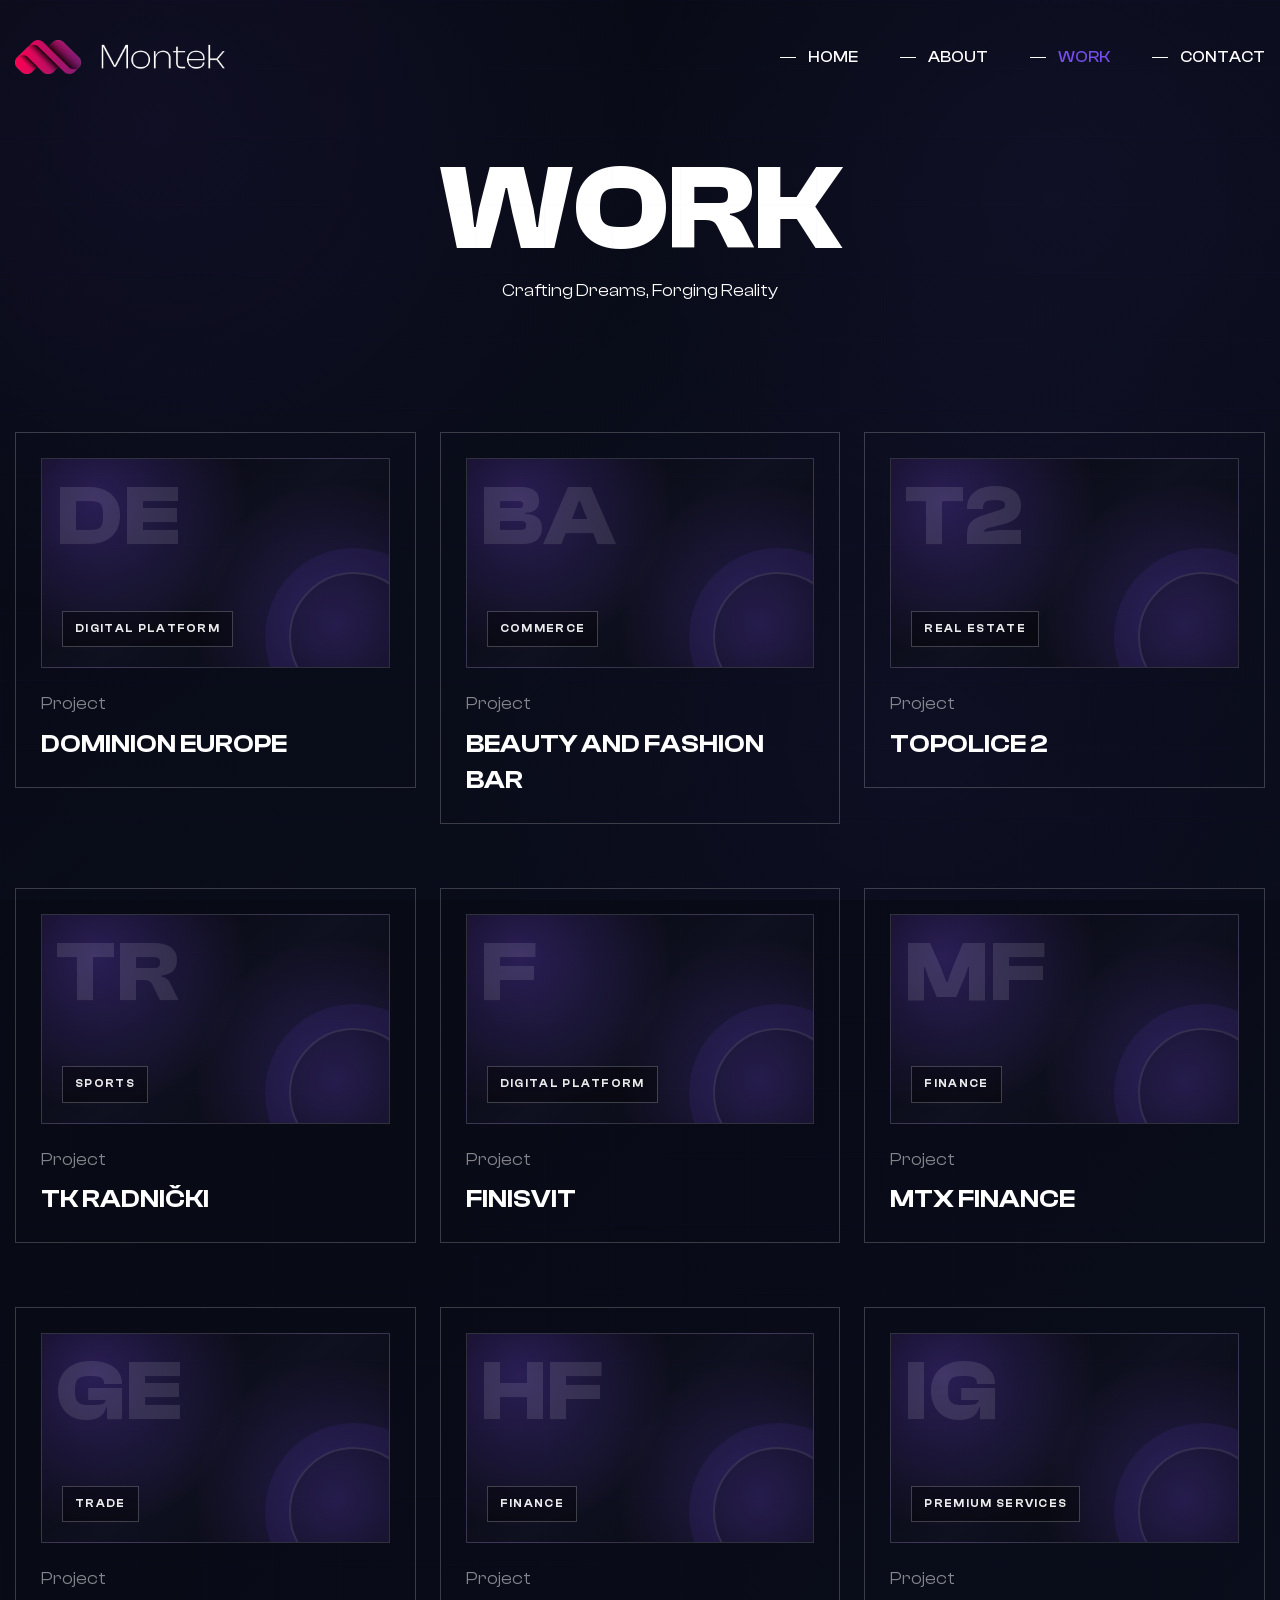
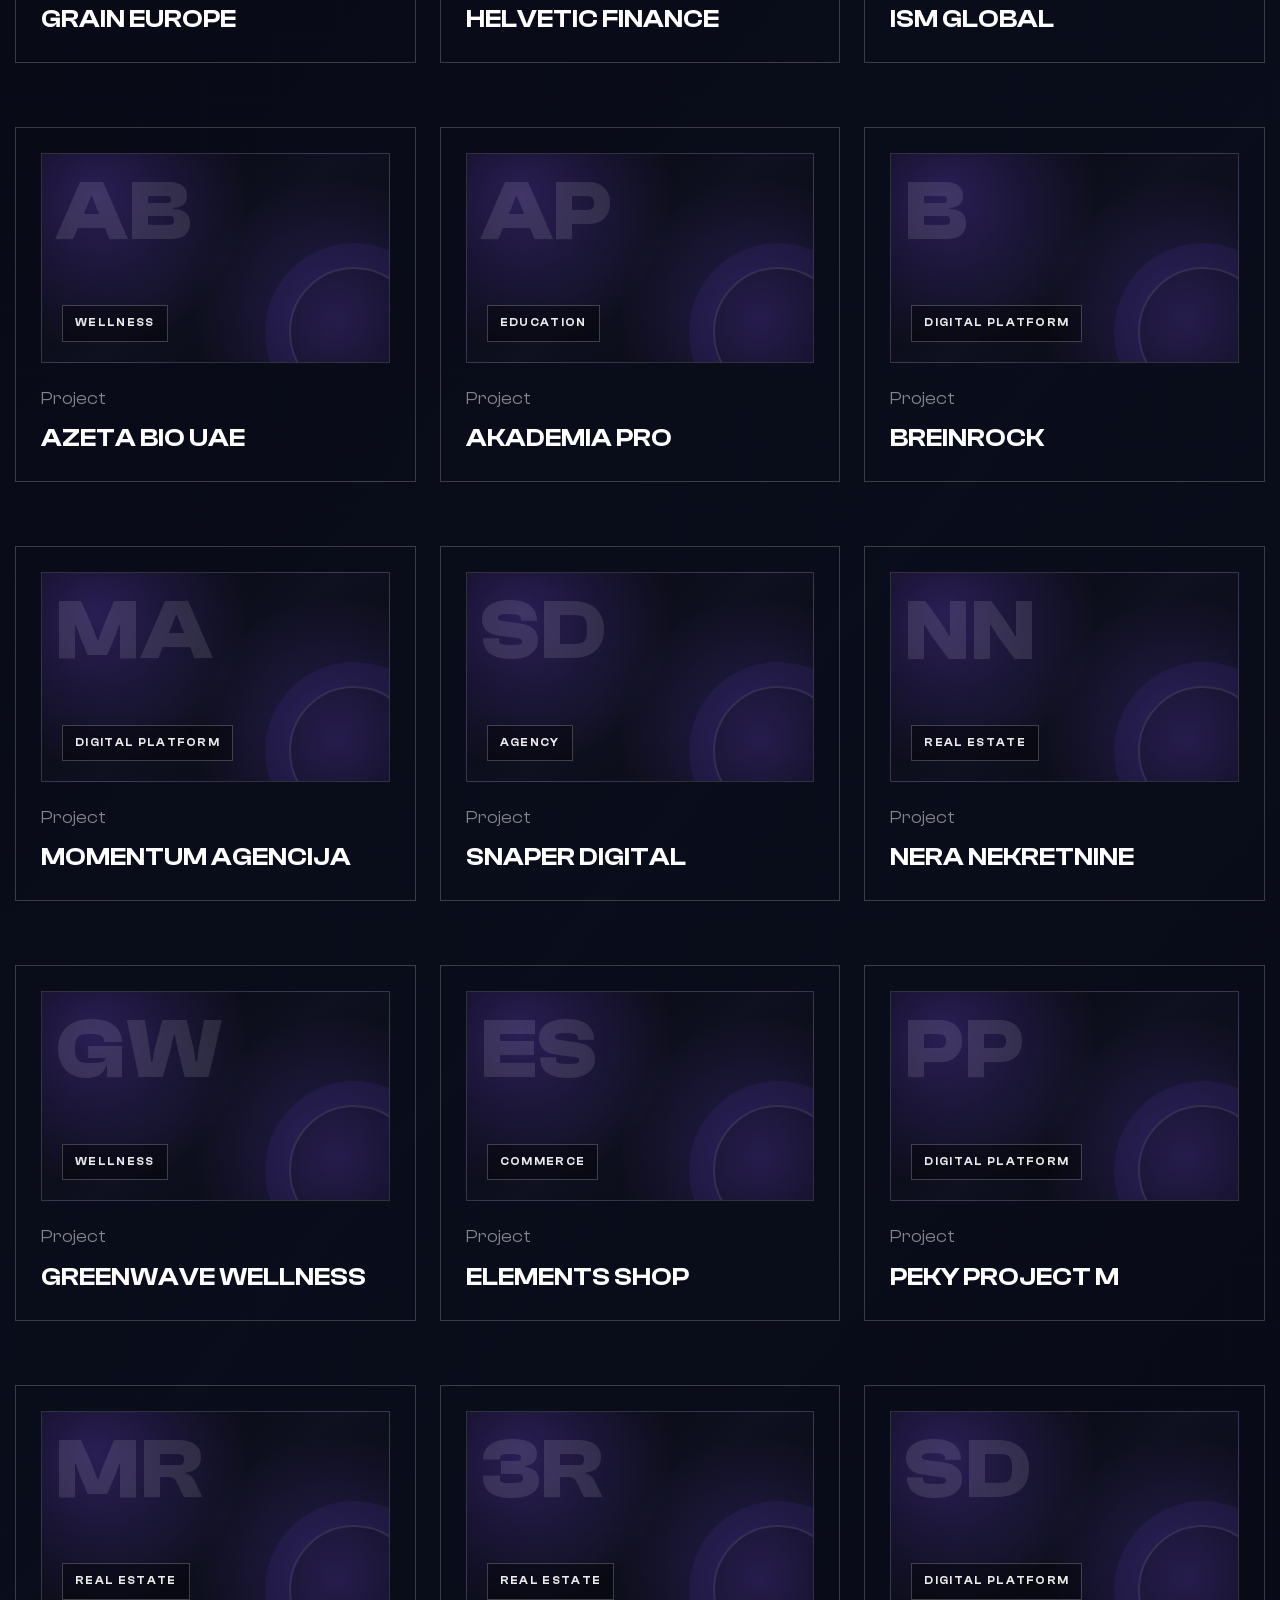
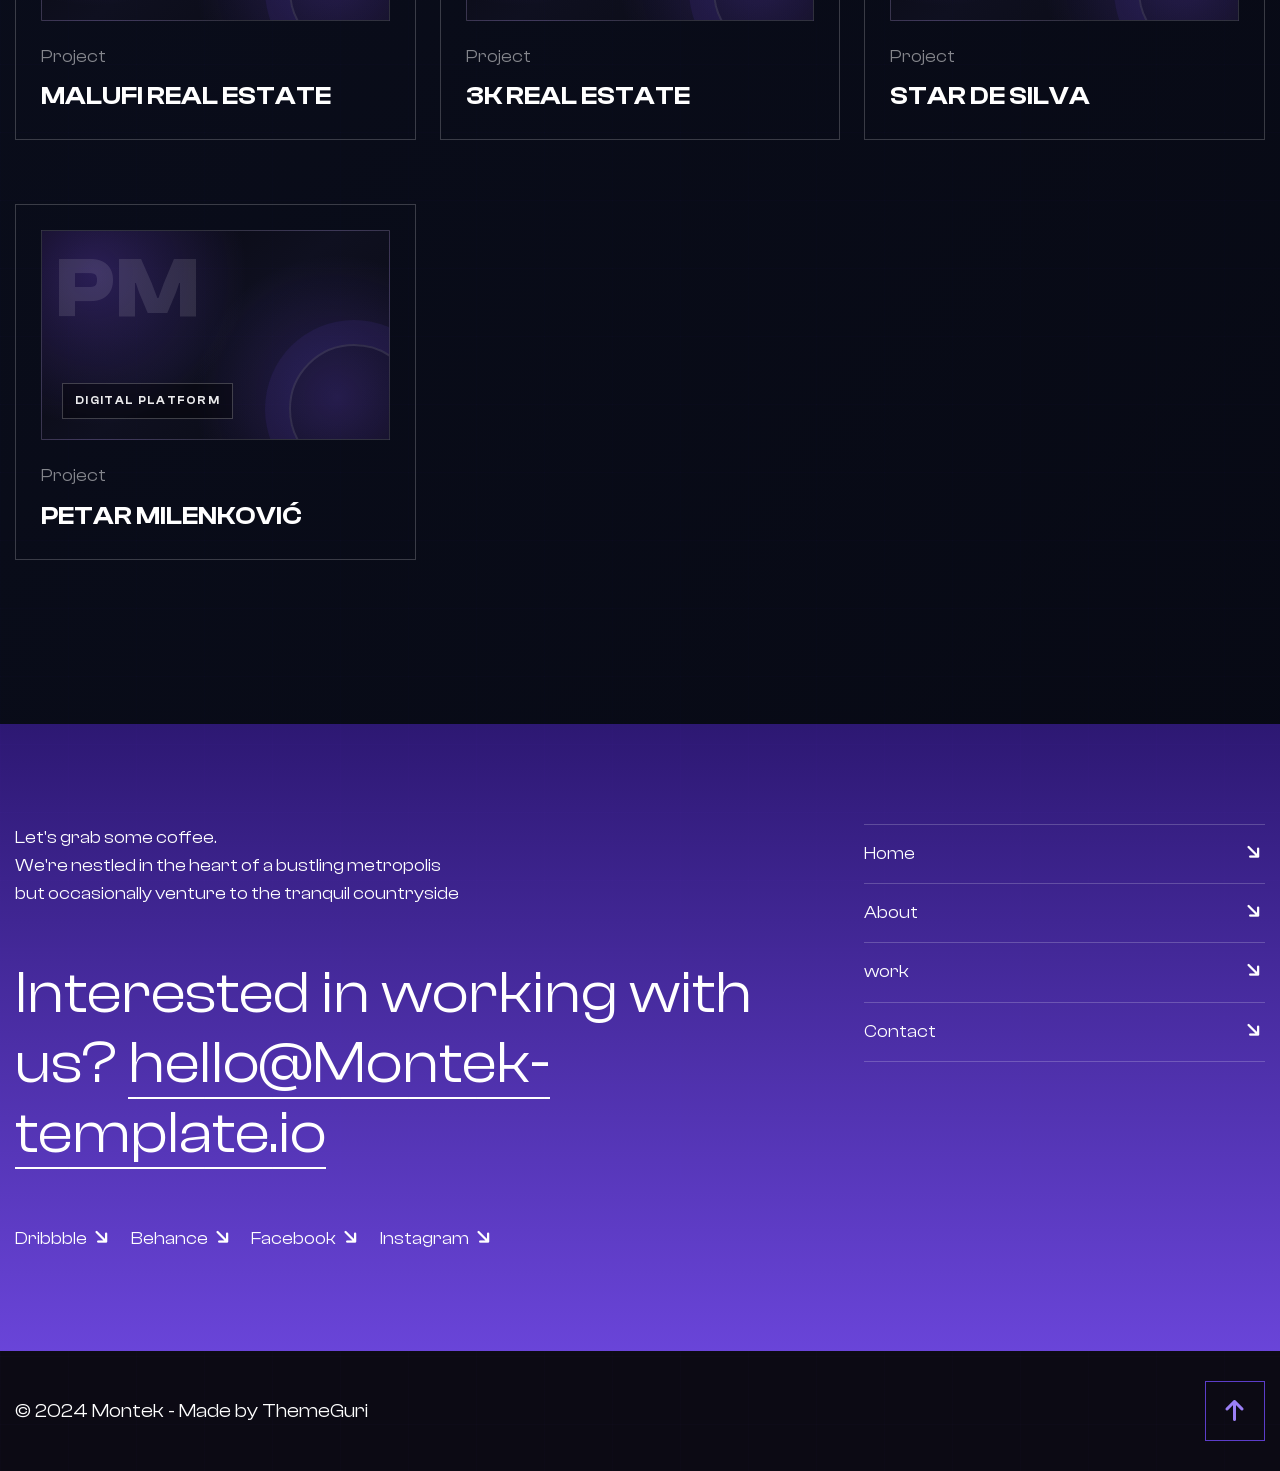
<file: Montek/work.html>
<!DOCTYPE html>
<html lang="en">
<head>
<meta charset="utf-8">
<title>Selected Work | Živojin — Web Development &amp; AI Automation</title>
<meta name="description" content="Portfolio projects: corporate, fintech, real estate, e-commerce, agency sites, and conversion-focused builds by Živojin Sreckovic.">
<meta name="robots" content="index, follow">
<link rel="canonical" href="https://zivojin.dev/work.html">
<script type="application/ld+json">
{
  "@context": "https://schema.org",
  "@type": "CollectionPage",
  "@id": "https://zivojin.dev/work.html#webpage",
  "url": "https://zivojin.dev/work.html",
  "name": "Selected work",
  "isPartOf": { "@id": "https://zivojin.dev/#website" },
  "about": { "@id": "https://zivojin.dev/#person" },
  "description": "Case-style project grid: Dominion Europe, Snaper Digital, Breinrock, real estate platforms, fintech, wellness, and more."
}
</script>
<!-- Stylesheets -->
<link href="assets/css/bootstrap.css" rel="stylesheet">
<link href="assets/css/style.css" rel="stylesheet">
<link href="assets/css/responsive.css" rel="stylesheet">

<link href="https://fonts.googleapis.com/css2?family=Lora:ital,wght@0,400;0,500;0,600;0,700;1,600;1,700&display=swap" rel="stylesheet">
<link href="https://fonts.googleapis.com/css2?family=Inter:wght@300;400;500;600;700;800;900&display=swap" rel="stylesheet">

<link rel="shortcut icon" href="assets/images/favicon.png" type="image/x-icon">
<link rel="icon" href="assets/images/favicon.png" type="image/x-icon">

<!-- Responsive -->
<meta http-equiv="X-UA-Compatible" content="IE=edge">
<meta name="viewport" content="width=device-width, initial-scale=1.0, maximum-scale=1.0, user-scalable=0">

</head>

<body>

<div class="page-wrapper image-layer work-futuristic-bg">	
	<!-- Main Header -->
	<header class="main-header">
		
		<!-- Header Lower -->
		<div class="header-lower">
			<div class="auto-container">
				<div class="inner-container">
					<div class="d-flex justify-content-between align-items-center flex-wrap">
						
						<div class="logo-box">
							<div class="logo"><a href="index.html"><img src="assets/images/logo.png" alt="" title=""></a></div>
						</div>
						
						<div class="nav-outer d-flex flex-wrap">
							<!-- Main Menu -->
							<nav class="main-menu navbar-expand-md">
								<div class="navbar-header">
									<!-- Toggle Button -->    	
									<button class="navbar-toggler" type="button" data-toggle="collapse" data-target="#navbarSupportedContent" aria-controls="navbarSupportedContent" aria-expanded="false" aria-label="Toggle navigation">
										<span class="icon-bar"></span>
										<span class="icon-bar"></span>
										<span class="icon-bar"></span>
									</button>
								</div>
								
								<div class="navbar-collapse collapse clearfix" id="navbarSupportedContent">
									<ul class="navigation clearfix">
										<li><a href="index.html">Home</a></li>
										<li><a href="about.html">About</a></li>
										<li class="dropdown"><a href="#">work</a>
											<ul>
												<li><a href="work.html">work</a></li>
												<li><a href="contact.html">Discuss a project</a></li>
											</ul>
										</li>
										<li><a href="contact.html">Contact</a></li>
									</ul>
								</div>
							</nav>
						</div>

						<!-- Mobile Navigation Toggler -->
						<div class="mobile-nav-toggler">
							<svg xmlns="http://www.w3.org/2000/svg" class="icon icon-tabler icon-tabler-menu-2" width="24" height="24" viewBox="0 0 24 24" stroke-width="1.5" stroke="currentColor" fill="none" stroke-linecap="round" stroke-linejoin="round"><path stroke="none" d="M0 0h24v24H0z" fill="none"/><path d="M4 6l16 0" /><path d="M4 12l16 0" /><path d="M4 18l16 0" /></svg>
						</div>
						
					</div>
				</div>
			</div>
		</div>
		<!--End Header Lower-->
		
		<!-- Mobile Menu  -->
		<div class="mobile-menu">
			<div class="menu-backdrop"></div>
			<div class="close-btn"><span class="icon fa-solid fa-xmark fa-fw"></span></div>
			
			<nav class="menu-box">
				<div class="nav-logo"><a href="index.html"><img src="assets/images/mobile-logo.png" alt="" title=""></a></div>
				<div class="menu-outer"><!--Here Menu Will Come Automatically Via Javascript / Same Menu as in Header--></div>
			</nav>
		</div>
		<!-- End Mobile Menu -->
	
	</header>
	<!-- End Main Header -->
	
	<!-- Page Title -->
	<section class="page-title">
		<div class="auto-container">
			<h1 class="page-title_heading">Work</h1>
			<div class="page-title_text">Crafting Dreams, Forging Reality</div>
		</div>
	</section>
	<!-- End Page Title -->

	<!-- Work One -->
	<section class="work-one">
		<div class="auto-container">
			<div class="row clearfix">
				
				<!-- Gallery Block One -->
				<div class="gallery-block_one col-lg-4 col-md-6 col-sm-12">
					<div class="gallery-block_one-inner wow fadeInLeft" data-wow-delay="0ms" data-wow-duration="1500ms">
						<div class="gallery-block_one-content">
							<div class="gallery-block_one-image">
								<a href="contact.html" class="project-thumb"><span class="project-thumb-tag"></span></a>
							</div>
							<div class="gallery-block_one-title">project</div>
							<h4 class="gallery-block_one-heading"><a href="contact.html">Dominion Europe</a></h4>
						</div>
						<div class="service-block_one-more">
							<a class="view-more" href="contact.html">Discuss project <i class="fa-solid fa-arrow-right fa-fw"></i></a>
						</div>
					</div>
				</div>
				
				<!-- Gallery Block One -->
				<div class="gallery-block_one col-lg-4 col-md-6 col-sm-12">
					<div class="gallery-block_one-inner wow fadeInUp" data-wow-delay="0ms" data-wow-duration="1500ms">
						<div class="gallery-block_one-content">
							<div class="gallery-block_one-image">
								<a href="contact.html" class="project-thumb"><span class="project-thumb-tag"></span></a>
							</div>
							<div class="gallery-block_one-title">project</div>
							<h4 class="gallery-block_one-heading"><a href="contact.html">Beauty and Fashion Bar</a></h4>
						</div>
						<div class="service-block_one-more">
							<a class="view-more" href="contact.html">Discuss project <i class="fa-solid fa-arrow-right fa-fw"></i></a>
						</div>
					</div>
				</div>
				
				<!-- Gallery Block One -->
				<div class="gallery-block_one col-lg-4 col-md-6 col-sm-12">
					<div class="gallery-block_one-inner wow fadeInRight" data-wow-delay="0ms" data-wow-duration="1500ms">
						<div class="gallery-block_one-content">
							<div class="gallery-block_one-image">
								<a href="contact.html" class="project-thumb"><span class="project-thumb-tag"></span></a>
							</div>
							<div class="gallery-block_one-title">project</div>
							<h4 class="gallery-block_one-heading"><a href="contact.html">Topolice 2</a></h4>
						</div>
						<div class="service-block_one-more">
							<a class="view-more" href="contact.html">Discuss project <i class="fa-solid fa-arrow-right fa-fw"></i></a>
						</div>
					</div>
				</div>
				
				<!-- Gallery Block One -->
				<div class="gallery-block_one col-lg-4 col-md-6 col-sm-12">
					<div class="gallery-block_one-inner wow fadeInLeft" data-wow-delay="0ms" data-wow-duration="1500ms">
						<div class="gallery-block_one-content">
							<div class="gallery-block_one-image">
								<a href="contact.html" class="project-thumb"><span class="project-thumb-tag"></span></a>
							</div>
							<div class="gallery-block_one-title">project</div>
							<h4 class="gallery-block_one-heading"><a href="contact.html">TK Radnički</a></h4>
						</div>
						<div class="service-block_one-more">
							<a class="view-more" href="contact.html">Discuss project <i class="fa-solid fa-arrow-right fa-fw"></i></a>
						</div>
					</div>
				</div>
				
				<!-- Gallery Block One -->
				<div class="gallery-block_one col-lg-4 col-md-6 col-sm-12">
					<div class="gallery-block_one-inner wow fadeInUp" data-wow-delay="0ms" data-wow-duration="1500ms">
						<div class="gallery-block_one-content">
							<div class="gallery-block_one-image">
								<a href="contact.html" class="project-thumb"><span class="project-thumb-tag"></span></a>
							</div>
							<div class="gallery-block_one-title">project</div>
							<h4 class="gallery-block_one-heading"><a href="contact.html">Finisvit</a></h4>
						</div>
						<div class="service-block_one-more">
							<a class="view-more" href="contact.html">Discuss project <i class="fa-solid fa-arrow-right fa-fw"></i></a>
						</div>
					</div>
				</div>
				
				<!-- Gallery Block One -->
				<div class="gallery-block_one col-lg-4 col-md-6 col-sm-12">
					<div class="gallery-block_one-inner wow fadeInRight" data-wow-delay="0ms" data-wow-duration="1500ms">
						<div class="gallery-block_one-content">
							<div class="gallery-block_one-image">
								<a href="contact.html" class="project-thumb"><span class="project-thumb-tag"></span></a>
							</div>
							<div class="gallery-block_one-title">project</div>
							<h4 class="gallery-block_one-heading"><a href="contact.html">MTX Finance</a></h4>
						</div>
						<div class="service-block_one-more">
							<a class="view-more" href="contact.html">Discuss project <i class="fa-solid fa-arrow-right fa-fw"></i></a>
						</div>
					</div>
				</div>
				
				<!-- Gallery Block One -->
				<div class="gallery-block_one col-lg-4 col-md-6 col-sm-12">
					<div class="gallery-block_one-inner wow fadeInLeft" data-wow-delay="0ms" data-wow-duration="1500ms">
						<div class="gallery-block_one-content">
							<div class="gallery-block_one-image">
								<a href="contact.html" class="project-thumb"><span class="project-thumb-tag"></span></a>
							</div>
							<div class="gallery-block_one-title">project</div>
							<h4 class="gallery-block_one-heading"><a href="contact.html">Grain Europe</a></h4>
						</div>
						<div class="service-block_one-more">
							<a class="view-more" href="contact.html">Discuss project <i class="fa-solid fa-arrow-right fa-fw"></i></a>
						</div>
					</div>
				</div>
				
				<!-- Gallery Block One -->
				<div class="gallery-block_one col-lg-4 col-md-6 col-sm-12">
					<div class="gallery-block_one-inner wow fadeInUp" data-wow-delay="0ms" data-wow-duration="1500ms">
						<div class="gallery-block_one-content">
							<div class="gallery-block_one-image">
								<a href="contact.html" class="project-thumb"><span class="project-thumb-tag"></span></a>
							</div>
							<div class="gallery-block_one-title">project</div>
							<h4 class="gallery-block_one-heading"><a href="contact.html">Helvetic Finance</a></h4>
						</div>
						<div class="service-block_one-more">
							<a class="view-more" href="contact.html">Discuss project <i class="fa-solid fa-arrow-right fa-fw"></i></a>
						</div>
					</div>
				</div>
				
				<!-- Gallery Block One -->
				<div class="gallery-block_one col-lg-4 col-md-6 col-sm-12">
					<div class="gallery-block_one-inner wow fadeInRight" data-wow-delay="0ms" data-wow-duration="1500ms">
						<div class="gallery-block_one-content">
							<div class="gallery-block_one-image">
								<a href="contact.html" class="project-thumb"><span class="project-thumb-tag"></span></a>
							</div>
							<div class="gallery-block_one-title">project</div>
							<h4 class="gallery-block_one-heading"><a href="contact.html">ISM Global</a></h4>
						</div>
						<div class="service-block_one-more">
							<a class="view-more" href="contact.html">Discuss project <i class="fa-solid fa-arrow-right fa-fw"></i></a>
						</div>
					</div>
				</div>
				
				<!-- Gallery Block One -->
				<div class="gallery-block_one col-lg-4 col-md-6 col-sm-12">
					<div class="gallery-block_one-inner wow fadeInLeft" data-wow-delay="0ms" data-wow-duration="1500ms">
						<div class="gallery-block_one-content">
							<div class="gallery-block_one-image">
								<a href="contact.html" class="project-thumb"><span class="project-thumb-tag"></span></a>
							</div>
							<div class="gallery-block_one-title">project</div>
							<h4 class="gallery-block_one-heading"><a href="contact.html">Azeta Bio UAE</a></h4>
						</div>
						<div class="service-block_one-more">
							<a class="view-more" href="contact.html">Discuss project <i class="fa-solid fa-arrow-right fa-fw"></i></a>
						</div>
					</div>
				</div>
				
				<!-- Gallery Block One -->
				<div class="gallery-block_one col-lg-4 col-md-6 col-sm-12">
					<div class="gallery-block_one-inner wow fadeInUp" data-wow-delay="0ms" data-wow-duration="1500ms">
						<div class="gallery-block_one-content">
							<div class="gallery-block_one-image">
								<a href="contact.html" class="project-thumb"><span class="project-thumb-tag"></span></a>
							</div>
							<div class="gallery-block_one-title">project</div>
							<h4 class="gallery-block_one-heading"><a href="contact.html">Akademia Pro</a></h4>
						</div>
						<div class="service-block_one-more">
							<a class="view-more" href="contact.html">Discuss project <i class="fa-solid fa-arrow-right fa-fw"></i></a>
						</div>
					</div>
				</div>
				
				<!-- Gallery Block One -->
				<div class="gallery-block_one col-lg-4 col-md-6 col-sm-12">
					<div class="gallery-block_one-inner wow fadeInRight" data-wow-delay="0ms" data-wow-duration="1500ms">
						<div class="gallery-block_one-content">
							<div class="gallery-block_one-image">
								<a href="contact.html" class="project-thumb"><span class="project-thumb-tag"></span></a>
							</div>
							<div class="gallery-block_one-title">project</div>
							<h4 class="gallery-block_one-heading"><a href="contact.html">Breinrock</a></h4>
						</div>
						<div class="service-block_one-more">
							<a class="view-more" href="contact.html">Discuss project <i class="fa-solid fa-arrow-right fa-fw"></i></a>
						</div>
					</div>
				</div>

				<!-- Gallery Block One -->
				<div class="gallery-block_one col-lg-4 col-md-6 col-sm-12">
					<div class="gallery-block_one-inner wow fadeInLeft" data-wow-delay="0ms" data-wow-duration="1500ms">
						<div class="gallery-block_one-content">
							<div class="gallery-block_one-image">
								<a href="contact.html" class="project-thumb"><span class="project-thumb-tag"></span></a>
							</div>
							<div class="gallery-block_one-title">project</div>
							<h4 class="gallery-block_one-heading"><a href="contact.html">Momentum Agencija</a></h4>
						</div>
						<div class="service-block_one-more">
							<a class="view-more" href="contact.html">Discuss project <i class="fa-solid fa-arrow-right fa-fw"></i></a>
						</div>
					</div>
				</div>

				<!-- Gallery Block One -->
				<div class="gallery-block_one col-lg-4 col-md-6 col-sm-12">
					<div class="gallery-block_one-inner wow fadeInUp" data-wow-delay="0ms" data-wow-duration="1500ms">
						<div class="gallery-block_one-content">
							<div class="gallery-block_one-image">
								<a href="contact.html" class="project-thumb"><span class="project-thumb-tag"></span></a>
							</div>
							<div class="gallery-block_one-title">project</div>
							<h4 class="gallery-block_one-heading"><a href="contact.html">Snaper Digital</a></h4>
						</div>
						<div class="service-block_one-more">
							<a class="view-more" href="contact.html">Discuss project <i class="fa-solid fa-arrow-right fa-fw"></i></a>
						</div>
					</div>
				</div>

				<!-- Gallery Block One -->
				<div class="gallery-block_one col-lg-4 col-md-6 col-sm-12">
					<div class="gallery-block_one-inner wow fadeInRight" data-wow-delay="0ms" data-wow-duration="1500ms">
						<div class="gallery-block_one-content">
							<div class="gallery-block_one-image">
								<a href="contact.html" class="project-thumb"><span class="project-thumb-tag"></span></a>
							</div>
							<div class="gallery-block_one-title">project</div>
							<h4 class="gallery-block_one-heading"><a href="contact.html">Nera Nekretnine</a></h4>
						</div>
						<div class="service-block_one-more">
							<a class="view-more" href="contact.html">Discuss project <i class="fa-solid fa-arrow-right fa-fw"></i></a>
						</div>
					</div>
				</div>

				<!-- Gallery Block One -->
				<div class="gallery-block_one col-lg-4 col-md-6 col-sm-12">
					<div class="gallery-block_one-inner wow fadeInLeft" data-wow-delay="0ms" data-wow-duration="1500ms">
						<div class="gallery-block_one-content">
							<div class="gallery-block_one-image">
								<a href="contact.html" class="project-thumb"><span class="project-thumb-tag"></span></a>
							</div>
							<div class="gallery-block_one-title">project</div>
							<h4 class="gallery-block_one-heading"><a href="contact.html">Greenwave Wellness</a></h4>
						</div>
						<div class="service-block_one-more">
							<a class="view-more" href="contact.html">Discuss project <i class="fa-solid fa-arrow-right fa-fw"></i></a>
						</div>
					</div>
				</div>

				<!-- Gallery Block One -->
				<div class="gallery-block_one col-lg-4 col-md-6 col-sm-12">
					<div class="gallery-block_one-inner wow fadeInUp" data-wow-delay="0ms" data-wow-duration="1500ms">
						<div class="gallery-block_one-content">
							<div class="gallery-block_one-image">
								<a href="contact.html" class="project-thumb"><span class="project-thumb-tag"></span></a>
							</div>
							<div class="gallery-block_one-title">project</div>
							<h4 class="gallery-block_one-heading"><a href="contact.html">Elements Shop</a></h4>
						</div>
						<div class="service-block_one-more">
							<a class="view-more" href="contact.html">Discuss project <i class="fa-solid fa-arrow-right fa-fw"></i></a>
						</div>
					</div>
				</div>

				<!-- Gallery Block One -->
				<div class="gallery-block_one col-lg-4 col-md-6 col-sm-12">
					<div class="gallery-block_one-inner wow fadeInRight" data-wow-delay="0ms" data-wow-duration="1500ms">
						<div class="gallery-block_one-content">
							<div class="gallery-block_one-image">
								<a href="contact.html" class="project-thumb"><span class="project-thumb-tag"></span></a>
							</div>
							<div class="gallery-block_one-title">project</div>
							<h4 class="gallery-block_one-heading"><a href="contact.html">Peky Project M</a></h4>
						</div>
						<div class="service-block_one-more">
							<a class="view-more" href="contact.html">Discuss project <i class="fa-solid fa-arrow-right fa-fw"></i></a>
						</div>
					</div>
				</div>

				<!-- Gallery Block One -->
				<div class="gallery-block_one col-lg-4 col-md-6 col-sm-12">
					<div class="gallery-block_one-inner wow fadeInLeft" data-wow-delay="0ms" data-wow-duration="1500ms">
						<div class="gallery-block_one-content">
							<div class="gallery-block_one-image">
								<a href="contact.html" class="project-thumb"><span class="project-thumb-tag"></span></a>
							</div>
							<div class="gallery-block_one-title">project</div>
							<h4 class="gallery-block_one-heading"><a href="contact.html">Malufi Real Estate</a></h4>
						</div>
						<div class="service-block_one-more">
							<a class="view-more" href="contact.html">Discuss project <i class="fa-solid fa-arrow-right fa-fw"></i></a>
						</div>
					</div>
				</div>

				<!-- Gallery Block One -->
				<div class="gallery-block_one col-lg-4 col-md-6 col-sm-12">
					<div class="gallery-block_one-inner wow fadeInUp" data-wow-delay="0ms" data-wow-duration="1500ms">
						<div class="gallery-block_one-content">
							<div class="gallery-block_one-image">
								<a href="contact.html" class="project-thumb"><span class="project-thumb-tag"></span></a>
							</div>
							<div class="gallery-block_one-title">project</div>
							<h4 class="gallery-block_one-heading"><a href="contact.html">3K Real Estate</a></h4>
						</div>
						<div class="service-block_one-more">
							<a class="view-more" href="contact.html">Discuss project <i class="fa-solid fa-arrow-right fa-fw"></i></a>
						</div>
					</div>
				</div>

				<!-- Gallery Block One -->
				<div class="gallery-block_one col-lg-4 col-md-6 col-sm-12">
					<div class="gallery-block_one-inner wow fadeInRight" data-wow-delay="0ms" data-wow-duration="1500ms">
						<div class="gallery-block_one-content">
							<div class="gallery-block_one-image">
								<a href="contact.html" class="project-thumb"><span class="project-thumb-tag"></span></a>
							</div>
							<div class="gallery-block_one-title">project</div>
							<h4 class="gallery-block_one-heading"><a href="contact.html">Star De Silva</a></h4>
						</div>
						<div class="service-block_one-more">
							<a class="view-more" href="contact.html">Discuss project <i class="fa-solid fa-arrow-right fa-fw"></i></a>
						</div>
					</div>
				</div>

				<!-- Gallery Block One -->
				<div class="gallery-block_one col-lg-4 col-md-6 col-sm-12">
					<div class="gallery-block_one-inner wow fadeInLeft" data-wow-delay="0ms" data-wow-duration="1500ms">
						<div class="gallery-block_one-content">
							<div class="gallery-block_one-image">
								<a href="contact.html" class="project-thumb"><span class="project-thumb-tag"></span></a>
							</div>
							<div class="gallery-block_one-title">project</div>
							<h4 class="gallery-block_one-heading"><a href="contact.html">Petar Milenković</a></h4>
						</div>
						<div class="service-block_one-more">
							<a class="view-more" href="contact.html">Discuss project <i class="fa-solid fa-arrow-right fa-fw"></i></a>
						</div>
					</div>
				</div>
				
			</div>
			

			
		</div>
	</section>
	<!-- End Team One -->
	
	<!-- Main Footer -->
	<footer class="main-footer">
		<div class="auto-container">
			<!-- Widgets Section -->
			<div class="widgets-section">
				<div class="row clearfix">
					
					<!-- Footer Column -->
					<div class="footer-column col-lg-8 col-md-12 col-sm-12">
						<div class="footer-text">Let's grab some coffee. <br> We're nestled in the heart of a bustling metropolis <br> but occasionally venture to the tranquil countryside</div>
						<h2>Interested in working with us? <a href="mailto:hello@Montek-template.io">hello@Montek-template.io</a></h2>
						<ul class="footer_socials">
							<li><a href="https://www.dribbble.com">Dribbble <i class="fa-solid fa-arrow-right fa-fw"></i></a></li>
							<li><a href="https://www.behance.net">Behance <i class="fa-solid fa-arrow-right fa-fw"></i></a></li>
							<li><a href="https://www.facebook.com">Facebook <i class="fa-solid fa-arrow-right fa-fw"></i></a></li>
							<li><a href="https://www.instagram.com">Instagram <i class="fa-solid fa-arrow-right fa-fw"></i></a></li>
						</ul>
					</div>
					
					<!-- Footer Column -->
					<div class="footer-column col-lg-4 col-md-12 col-sm-12">
						<ul class="footer_navs">
							<li><a href="index.html">Home <i class="fa-solid fa-arrow-right fa-fw"></i></a></li>
							<li><a href="about.html">About <i class="fa-solid fa-arrow-right fa-fw"></i></a></li>
							<li><a href="work.html">work <i class="fa-solid fa-arrow-right fa-fw"></i></a></li>
							<li><a href="contact.html">Contact <i class="fa-solid fa-arrow-right fa-fw"></i></a></li>
						</ul>
					</div>
					
				</div>
			</div>
		</div>
		<div class="footer-bottom">
			<div class="auto-container">
				<div class="d-flex justify-content-between align-items-center flex-wrap">
					<div class="footer_copyright">&copy; 2024 Montek  -  Made by ThemeGuri</div>
			<a class="backtop down-box scroll-to-target" data-target=".page-wrapper">
<i class="fa-solid fa-arrow-up"></i>
			</a>
				</div>
			</div>
		</div>
	</footer>
	<!-- End Main Footer -->
	
</div>
<!-- End PageWrapper -->
<script src="assets/js/jquery.js"></script>
<script src="assets/js/popper.min.js"></script>
<script src="assets/js/bootstrap.min.js"></script>
<script src="assets/js/appear.js"></script>
<script src="assets/js/wow.js"></script>
<script src="assets/js/swiper.min.js"></script>
<script src="assets/js/odometer.js"></script>
<script src="assets/js/gsap.min.js"></script>
<script src="assets/js/SplitText.min.js"></script>
<script src="assets/js/ScrollTrigger.min.js"></script>
<script src="assets/js/ScrollToPlugin.min.js"></script>
<script src="assets/js/ScrollSmoother.min.js"></script>
<script src="assets/js/script.js"></script>
<!--[if lt IE 9]><script src="https://cdnjs.cloudflare.com/ajax/libs/html5shiv/3.7.3/html5shiv.js"></script><![endif]-->
<!--[if lt IE 9]><script src="js/respond.js"></script><![endif]-->

</body>
</html>
</file>
<file: assets/css/style.css>
/* Montek Creative Agency Business HTML-5 Template */

/************ TABLE OF CONTENTS ***************
1. Fonts
2. Reset
3. Global
4. Main Header
5. Banner One
6. Services One
7. Gallery One
8. journal One
9. Testimonial One
10. Counter One
11. Awards One
12. Main Footer
13. Page Title
14. Team One
15. journal Detail
16. Work One
17. Work Detail
18. Contact Info
19. Contact Form

====================================================================
	Attachment Css Files
====================================================================

***/

@import url('global.css');
@import url('header.css');
@import url('footer.css');
@import url('animate.css');
@import url('swiper.min.css');
@import url('font-awesome.css');
@import url('custom-animate.css');
@import url('odometer-theme-default.css');

/*** 

====================================================================
	Banner One
====================================================================

***/

.banner-one{
	position:relative;
	padding:280px 0px 80px;
	background-size:cover;
}

.banner-one:before{
	position:absolute;
	content:'';
	left:0px;
	top:0px;
	right:0px;
	bottom:0px;
	opacity:0.90;
	background-color:var(--color-four);
}

.banner-one_content{
	position:relative;
	z-index: 2;
}

.banner-one_content-inner{
	position:relative;
}

.banner-one_heading{
	font-weight:700;
	text-align:center;
	margin-bottom:80px;
	color: var(--white-color);
	text-transform:uppercase;
}

.banner-one_text{
	position: relative;
	font-size: 30px;
	line-height: 40px;
	padding-top:20px;
	padding-right:180px;
	color: var(--white-color);
	border-top:1px solid #2d1873;
}

.banner-one_text-two{
	position: relative;
	font-size: 30px;
	line-height: 40px;
	padding-bottom:20px;
	padding-right:180px;
	color: var(--white-color);
	border-bottom:1px solid var(--white-color);
}

.banner-one .down-box{
	position:absolute;
	left:47%;
	bottom:65px;
	z-index:10;
	width:125px;
	height:125px;
	cursor:pointer;
	-webkit-animation: icon-bounce 0.8s ease-out infinite;
    animation: icon-bounce 0.8s ease-out infinite;
}

/*** 

====================================================================
	Services One
====================================================================

***/

.services-one{
	position:relative;
	padding:100px 0px 70px;
	background: var(--main-color);
	background: linear-gradient(to top, var(--main-color) 0%, var(--color-two) 100%);
}

.service-block_one{
	position:relative;
	margin-bottom:30px;
}

.service-block_one-inner{
	position:relative;
	padding:35px 40px;
	border: 1px solid rgba(var(--white-color-rgb), 0.20);
}

.service-block_one-inner:before{
	position:absolute;
	content:'';
	left:-1px;
	top:-1px;
	right:-1px;
	bottom:-1px;
	opacity:0;
	transform:scale(1,0.2);
	-webkit-transition:all 500ms ease;
	-moz-transition:all 500ms ease;
	-ms-transition:all 500ms ease;
	-o-transition:all 500ms ease;
	transition:all 500ms ease;
	background-color:var(--color-three);
}

.service-block_one-inner:hover::before{
	opacity:1;
	transform:scale(1,1);
}

.service-block_one-heading{
	position:relative;
	font-weight:400;
	color: #fff;
}

.service-block_one-heading a{
	position:relative;
	color:var(--white-color);
}

.service-block_one-icon{
	position:relative;
}

/*** 

====================================================================
	Gallery One
====================================================================

***/

.gallery-one{
	position:relative;
	padding:100px 0px 70px;
	background-color: var(--color-four);
}

.gallery-block_one{
	position:relative;
	margin-bottom:30px;
}

.gallery-block_one-inner{
	position:relative;
}

.gallery-block_one-content{
	position:relative;
	padding:25px 25px;
	border: 1px solid rgba(var(--white-color-rgb), 0.20);
}

.gallery-block_one-content:before{
	position:absolute;
	content:'';
	left:-1px;
	top:-1px;
	right:-1px;
	bottom:-1px;
	opacity:0;
	transform:scale(0.2,1);
	-webkit-transition:all 500ms ease;
	-moz-transition:all 500ms ease;
	-ms-transition:all 500ms ease;
	-o-transition:all 500ms ease;
	transition:all 500ms ease;
	background: var(--main-color);
    background: linear-gradient(to top, var(--main-color) 0%, var(--color-two) 100%);
}

.gallery-block_one-inner:hover .gallery-block_one-content:before{
	opacity:1;
	transform:scale(1,1);
}

.gallery-block_one-image{
	position:relative;
	overflow:hidden;
	margin-bottom:25px;
	min-height:210px;
}

.gallery-block_one-inner:hover .gallery-block_one-image:before{
	-webkit-animation: shine 1s;
	animation: shine 1s;
}

.gallery-block_one-image:before{
	position: absolute;
	top: 0;
	left: -85%;
	z-index: 3;
	display: block;
	content: '';
	width: 50%;
	height: 100%;
	background: -o-linear-gradient(left, rgba(255, 255, 255, 0) 0%, rgba(255, 255, 255, .7) 100%);
	background: -webkit-gradient(linear, left top, right top, from(rgba(255, 255, 255, 0)), to(rgba(255, 255, 255, .7)));
	background: linear-gradient(to right, rgba(255, 255, 255, 0) 0%, rgba(255, 255, 255, .7) 100%);
	-webkit-transform: skewX(-25deg);
	-ms-transform: skewX(-25deg);
	transform: skewX(-25deg);
}

.gallery-block_one-image img{
	position:relative;
	width:100%;
	display:block;
}

.project-thumb{
	position:relative;
	display:flex;
	align-items:flex-end;
	justify-content:flex-start;
	height:210px;
	padding:20px;
	overflow:hidden;
	background:
		radial-gradient(circle at 15% 20%, rgba(var(--main-color-rgb), 0.30), transparent 45%),
		radial-gradient(circle at 85% 80%, rgba(var(--main-color-rgb), 0.25), transparent 42%),
		linear-gradient(140deg, #07070d 0%, #0f1020 50%, #090a12 100%);
	border:1px solid rgba(var(--white-color-rgb), 0.14);
}

.project-thumb::before{
	content:attr(data-thumb);
	position:absolute;
	left:14px;
	top:20px;
	font-size:86px;
	line-height:0.88em;
	font-weight:800;
	letter-spacing:0.02em;
	color:rgba(var(--white-color-rgb), 0.11);
	text-transform:uppercase;
	pointer-events:none;
}

.project-thumb::after{
	content:'';
	position:absolute;
	right:-30px;
	bottom:-35px;
	width:130px;
	height:130px;
	border-radius:50%;
	border:2px solid rgba(var(--white-color-rgb), 0.10);
	box-shadow:0 0 0 24px rgba(var(--main-color-rgb), 0.09);
	pointer-events:none;
}

.project-thumb-tag{
	position:relative;
	z-index:2;
	display:inline-block;
	padding:6px 12px;
	font-size:11px;
	font-weight:600;
	letter-spacing:0.12em;
	text-transform:uppercase;
	color:rgba(var(--white-color-rgb), 0.92);
	background:rgba(var(--black-color-rgb), 0.35);
	border:1px solid rgba(var(--white-color-rgb), 0.22);
	backdrop-filter: blur(2px);
}

.gallery-block_one-title{
	position:relative;
	font-size:18px;
	text-transform:capitalize;
	color:rgba(var(--white-color-rgb), 0.50);
}

.gallery-block_one-heading{
	position:relative;
	font-weight: 600;
	margin-top:10px;
	text-transform:uppercase;
}

.gallery-block_one-heading a{
	position:relative;
	color:rgba(var(--white-color-rgb), 1);
}

.gallery-block_one-heading a:hover{
	color: rgb(255 255 255);
}

.service-block_one-more{
	position:relative;
	margin-left:25px;
}

.service-block_one-more .view-more{
	position:relative;
	font-size:16px;
	line-height:1em;
	display:inline-block;
	padding:9px 45px 9px 10px;
	color:var(--color-four);
	text-transform:uppercase;
	background-color:var(--white-color);
}

.service-block_one-more .view-more i{
	position:absolute;
	right:1px;
	top:1px;
	bottom:1px;
	width:35px;
	font-size:18px;
	line-height:33px;
	color:var(--white-color);
	background-color:var(--color-four);
}

/*** 

====================================================================
	journal One
====================================================================

***/

.journal-one{
	position:relative;
	padding:100px 0px 70px;
	background-attachment:fixed;
	background-size:cover;
}

.journal-one:before{
	position:absolute;
	content:'';
	left:0px;
	top:0px;
	right:0px;
	bottom:0px;
	opacity:0.70;
	background-color:var(--color-four);
}

.journal-one .journal-block_one{
	width:20%;
	float:left;
	padding:0px 15px;
}

.journal-block_one{
	position:relative;
	margin-bottom:30px;
}

.journal-block_one-inner{
	position:relative;
	padding:25px 25px;
	background-color:rgba(var(--black-color-rgb), 0.50);
}

.journal-block_one-inner:before{
	position:absolute;
	content:'';
	left:-1px;
	top:-1px;
	right:-1px;
	bottom:-1px;
	opacity:0;
	transform:scale(0.2,1);
	-webkit-transition:all 500ms ease;
	-moz-transition:all 500ms ease;
	-ms-transition:all 500ms ease;
	-o-transition:all 500ms ease;
	transition:all 500ms ease;
	background: var(--main-color);
    background: linear-gradient(to top, var(--main-color) 0%, var(--color-two) 100%);
}

.journal-block_one-inner:hover::before{
	opacity:1;
	transform:scale(1,1);
}

.journal-block_one-title{
	position:relative;
	font-size:14px;
	padding:5px 15px;
	text-transform:capitalize;
	color:var(--white-color);
	display:inline-block;
	-webkit-transition:all 500ms ease;
	-moz-transition:all 500ms ease;
	-ms-transition:all 500ms ease;
	-o-transition:all 500ms ease;
	transition:all 500ms ease;
	border: 1px solid rgba(var(--white-color-rgb), 0.50);
}

.journal-block_one-inner:hover .journal-block_one-title{
	color:var(--white-color);
	border-color:var(--color-four);
	background-color:var(--color-four);
}

.journal-block_one-heading{
	position:relative;
	font-weight:400;
	margin-top:18px;
	max-width:220px;
	margin-bottom:110px;
}

.journal-block_one-heading a{
	position:relative;
	color:var(--white-color);
}

.journal-block_one-arrow{
	position:absolute;
	right:10px;
	bottom:15px;
	line-height:1em;
	font-size:30px;
	display:inline-block;
	color:var(--white-color);
	transform:rotate(45deg);
}

.journal-block_one-arrow:hover{
	color:var(--color-four);
}

/*** 

====================================================================
	Testimonial One
====================================================================

***/

.testimonial-one{
	position:relative;
	padding:100px 0px 70px;
	background-color:var(--color-four);
}

.testimonial-one.style-two{
	padding-top:0px;
	background:none;
}

.testimonial-block_one{
	position:relative;
	margin-bottom:30px;
}

.testimonial-block_one-inner{
	position:relative;
}

.testimonial-block_one-content{
	position:relative;
	padding:25px 25px;
	-webkit-transition:all 500ms ease;
	-moz-transition:all 500ms ease;
	-ms-transition:all 500ms ease;
	-o-transition:all 500ms ease;
	transition:all 500ms ease;
	border: 1px solid rgba(var(--white-color-rgb), 0.10);
}

.testimonial-block_one-content:before{
	position:absolute;
	content:'';
	left:0px;
	top:0px;
	right:0px;
	bottom:0px;
	opacity:0;
	background-color:var(--white-color);
	
	-webkit-transition: all 900ms ease;
    -ms-transition: all 900ms ease;
    -o-transition: all 900ms ease;
    transition: all 900ms ease;
    -webkit-transform: perspective(400px) rotateX(-90deg);
    -moz-transform: perspective(400px) rotateX(-90deg);
    -ms-transform: perspective(400px) rotateX(-90deg);
    -o-transform: perspective(400px) rotateX(-90deg);
    transform: perspective(400px) rotateX(-90deg);
    -webkit-transform-origin: top;
    -moz-transform-origin: top;
    -ms-transform-origin: top;
    -o-transform-origin: top;
    transform-origin: top;
    -ms-transition: all 0.5s;
    -moz-transition: all 0.5s;
    -webkit-transition: all 0.5s;
    -o-transition: all 0.5s;
    transition: all 0.5s;
}

.testimonial-block_one-inner:hover .testimonial-block_one-content:before{
	opacity:1;
	-webkit-transform: perspective(400px) rotateX(0deg);
    -moz-transform: perspective(400px) rotateX(0deg);
    -ms-transform: perspective(400px) rotateX(0deg);
    -o-transform: perspective(400px) rotateX(0deg);
    transform: perspective(400px) rotateX(0deg);
}

.testimonial-block_one-name{
	position:relative;
	font-weight:500;
	margin-top:0px;
	color:var(--white-color);
	-webkit-transition:all 500ms ease;
	-moz-transition:all 500ms ease;
	-ms-transition:all 500ms ease;
	-o-transition:all 500ms ease;
	transition:all 500ms ease;
}

.testimonial-block_one-inner:hover .testimonial-block_one-designation,
.testimonial-block_one-inner:hover .testimonial-block_one-name{
	color:var(--color-four);
}

.testimonial-block_one-designation{
	position:relative;
	font-weight:400;
	font-size:15px;
	margin-top:5px;
	opacity:0.30;
	color:var(--white-color);
	-webkit-transition:all 500ms ease;
	-moz-transition:all 500ms ease;
	-ms-transition:all 500ms ease;
	-o-transition:all 500ms ease;
	transition:all 500ms ease;
}

.testimonial-block_one-number{
	position:relative;
	font-weight:700;
	font-size:40px;
	margin-top:18px;
	opacity:0.10;
	text-align:right;
	color:var(--white-color);
	-webkit-transition:all 500ms ease;
	-moz-transition:all 500ms ease;
	-ms-transition:all 500ms ease;
	-o-transition:all 500ms ease;
	transition:all 500ms ease;
}

.testimonial-block_one-inner:hover .testimonial-block_one-number{
	opacity:1;
	color:var(--color-four);
}

.testimonial-block_one-lower{
	position:relative;
	margin-left:30px;
	margin-top:25px;
	font-size:18px;
	line-height:28px;
	padding-left:52px;
	color:var(--white-color);
}

.testimonial-block_one-lower .quote_icon{
	position:absolute;
	left:0px;
	top:6px;
	line-height:1em;
}

/*** 

====================================================================
	stats One
====================================================================

***/

.stats-one{
	position:relative;
	padding:100px 0px 100px;
	background-attachment:fixed;
	background-size:cover;
}

.stats-one.style-two::before{
	display:none;
}

.stats-one:before{
	position:absolute;
	content:'';
	left:0px;
	top:0px;
	right:0px;
	bottom:0px;
	opacity:0.90;
	background-color:var(--color-four);
}

.stats-one .inner-container{
	position:relative;
	overflow:hidden;
	border: 1px solid rgba(var(--white-color-rgb), 1);
	border-bottom:0px;
}

.stats-one .counter-block_one{
	float:left;
	padding:0px 0px;
}

.counter-block_one{
	position:relative;
}

.counter-block_one-inner{
	position:relative;
	padding:35px 55px;
	border-right: 1px solid rgba(var(--white-color-rgb), 1);
	border-bottom: 1px solid rgba(var(--white-color-rgb), 1);
}

.counter-block_one-inner:before{
	position:absolute;
	content:'';
	right:20px;
	top:20px;
	width:15px;
	height:15px;
	border-radius:50px;
	background: var(--main-color);
    background: linear-gradient(to top, var(--main-color) 0%, var(--color-two) 100%);
}

.counter-block_one-counter{
	position:relative;
	font-size:75px;
	font-weight:500;
	line-height:1em;
	color:var(--white-color);
}

.counter-block_one-text{
	position:relative;
	font-size:20px;
	margin-top:0px;
	color:var(--white-color);
	text-transform:capitalize;
}

.stats-one_contact-column{
	padding:0px 0px;
	float:left;
}

.stats-one .stats-one_contact-column{
	position:relative;
}

.stats-one_contact-inner{
	position:relative;
	padding:35px 35px;
	background: var(--main-color);
    background: linear-gradient(to top, var(--main-color) 0%, var(--color-two) 100%);
}

.stats-one_contact-content{
	position:relative;
	padding:19px 30px 19px 80px;
	background-color:var(--color-four);
}

.stats-one_contact-icon{
	position:absolute;
	left:25px;
	top:40px;
	font-size:34px;
	line-height:1em;
	color:var(--white-color);
}

.stats-one_contact-content h3{
	position:relative;
	font-size:30px;
	font-weight:500;
	color:var(--white-color);
	text-transform:uppercase;
}

.stats-one_contact-content .text{
	position:relative;
	font-size:20px;
	font-weight:400;
	color:var(--white-color);
	text-transform:capitalize;
}

/*** 

====================================================================
	Awards One
====================================================================

***/

.awards-one{
	position:relative;
	padding:100px 0px 100px;
	background-color:var(--color-four);
}

.awards-one.style-two{
	padding-top:0px;
	background:none;
}

.awards-block_one{
	position:relative;
	margin-bottom:10px;
}

.awards-block_one-inner{
	position:relative;
	padding:10px 10px;
	min-height:122px;
	border: 1px solid rgba(var(--white-color-rgb), 0.10);
}

.awards-block_one-inner:before{
	position:absolute;
	content:'';
	left:-1px;
	top:-1px;
	right:-1px;
	bottom:-1px;
	opacity:0;
	transform:scale(1,0.2);
	-webkit-transition:all 500ms ease;
	-moz-transition:all 500ms ease;
	-ms-transition:all 500ms ease;
	-o-transition:all 500ms ease;
	transition:all 500ms ease;
	background: var(--main-color);
    background: linear-gradient(to top, var(--main-color) 0%, var(--color-two) 100%);
}

.awards-block_one-inner:hover::before{
	opacity:1;
	transform:scale(1,1);
}

.awards-block_one-content{
	position:relative;
	padding-top:25px;
	padding-left:125px;
}

.awards-block_one-number{
	position:absolute;
	left:0px;
	top:0px;
	width:100px;
	height:100px;
	font-size:40px;
	line-height:98px;
	text-align:center;
	display:inline-block;
	color:var(--white-color);
	background-color:var(--black-color);
	border: 1px solid rgba(var(--white-color-rgb), 0.10);
}

.awards-block_one-title{
	position:relative;
	font-weight:400;
	color:var(--white-color);
	text-transform:uppercase;
}

.awards-block_one-title span{
	position:relative;
	font-size:17px;
	top:-5px;
	opacity:0;
	margin-left:10px;
	-webkit-transition:all 500ms ease;
	-moz-transition:all 500ms ease;
	-ms-transition:all 500ms ease;
	-o-transition:all 500ms ease;
	transition:all 500ms ease;
}

.awards-block_one-inner:hover .awards-block_one-title span{
	opacity:1;
}

.awards-block_one-arrow{
	position:absolute;
	right:25px;
	top:25px;
	z-index:1;
	font-size:44px;
	line-height:1em;
	color:var(--white-color);
}

.awards-block_one-link{
	position:absolute;
	left:0px;
	top:0px;
	right:0px;
	bottom:0px;
	z-index:10;
	display:block;
}

/*** 

====================================================================
	Page Title
====================================================================

***/

.page-title{
	position:relative;
	text-align:center;
	padding:150px 0px 90px;
}

.page-title_heading{
	position:relative;
	font-size:120px;
	line-height:1em;
	color:var(--white-color);
	text-transform:uppercase;
}

.page-title_text{
	position:relative;
	font-size:18px;
	margin-top:10px;
	color:var(--white-color);
}

/*** 

====================================================================
	Team One
====================================================================

***/

.team-one{
	position:relative;
	padding:0px 0px 0px;
}

.team-one .title-box{
	position:relative;
}

.team-one .title-box h2{
	position:relative;
	font-size:40px;
	font-weight:400;
	line-height:50px;
	max-width:670px;
	margin-bottom:40px;
	color:var(--white-color);
}

.team-one.about-intro .title-box h2{
	max-width:100%;
	text-align:center;
	margin-left:auto;
	margin-right:auto;
}

.team-block_one{
	position:relative;
	margin-bottom:40px;
}

.team-block_one-inner{
	position:relative;
	padding-left:25px;
	padding-bottom:40px;
}

.team-block_one-inner:before{
	position:absolute;
	content:'';
	left:0px;
	top:45px;
	right:0px;
	bottom:0px;
	border: 1px solid rgba(var(--white-color-rgb), 0.10);
}

.team-block_one-socials{
	position:relative;
	width:172px;
	margin-top:70px;
	display:inline-block;
	padding:10px 9px 4px;
	background-color:var(--black-color);
	border: 1px solid rgba(var(--white-color-rgb), 0.10);
}

.team-block_one-socials a{
	position:relative;
	width:70px;
	height:40px;
	margin:0px 2px 5px;
	line-height:38px;
	text-align:center;
	display:inline-block;
	border: 1px solid rgba(var(--white-color-rgb), 0.10);
}

.team-block_one-socials a img{
	position:relative;
	width:24px;
	top:-1px;
}

.team-block_one-socials a:hover{
	
}

.team-block_one-image{
	position:absolute;
	right:30px;
	bottom:0px;
}

.team-block_one-heading{
	position:relative;
	font-weight:500;
	margin-top:35px;
}

.team-block_one-heading a{
	position:relative;
	color:var(--white-color);
}

.team-block_one-designation{
	position:relative;
	font-size:16px;
	margin-top:0px;
	opacity:0.50;
	color:var(--white-color);
}

/*** 

====================================================================
	Contact One
====================================================================

***/

.contact-one{
	position:relative;
	padding:30px 0px 70px;
}

.contact-one_info-column{
	position:relative;
	margin-bottom:30px;
}

.contact-one_info-outer{
	position:relative;
}

.contact-one_heading{
	position:relative;
	font-size:40px;
	font-weight:400;
	color:var(--white-color);
}

.contact-one_list{
	position:relative;
	margin-top:25px;
	padding:20px 0px;
	border-top: 1px solid rgba(var(--white-color-rgb), 0.50);
	border-bottom: 1px solid rgba(var(--white-color-rgb), 0.50);
}

.contact-one_list li{
	position:relative;
	font-size:22px;
	line-height:32px;
	margin-bottom:20px;
	color:var(--white-color);
}

.contact-one_list li a{
	position:relative;
	color:var(--white-color);
}

.contact-one_list li:nth-child(2){
	margin-bottom:0px;
}

.contact-one_list li:last-child{
	margin-bottom:0px;
}

.contact-one_socials{
	position:relative;
	margin-top:25px;
}

.contact-one_socials li{
	position:relative;
	margin-right:10px;
	display:inline-block;
}

.contact-one_socials li a{
	position: relative;
    font-size: 18px;
    font-weight: 400;
    color: var(--white-color);
}

.contact-one_form-column{
	position:relative;
	margin-bottom:30px;
}

.contact-one_form-outer{
	position:relative;
}

.contact-one_form-outer h3{
	position:relative;
	font-weight: 400;
	margin-bottom:20px;
    color: var(--white-color);
}


/*** 

====================================================================
	Contact Form
====================================================================

***/

.contact-form .form-group{
	position: relative;
	margin-bottom:20px;
}

.contact-form .form-group:last-child{
	margin-bottom:0px;
}

.contact-form .form-group input[type="text"],
.contact-form .form-group input[type="password"],
.contact-form .form-group input[type="tel"],
.contact-form .form-group input[type="email"],
.contact-form .form-group select{
	position:relative;
	display:block;
	width:100%;
	line-height:28px;
	padding:10px 20px;
	height:60px;
	border-radius:0px;
	font-weight: 400;
	font-size:20px;
	color:var(--white-color);
	-webkit-transition:all 300ms ease;
	-ms-transition:all 300ms ease;
	-o-transition:all 300ms ease;
	-moz-transition:all 300ms ease;
	transition:all 300ms ease;
	background:none;
	border:1px solid rgba(var(--white-color-rgb), 0.10);
}

.contact-form .form-group textarea::-webkit-input-placeholder,
.contact-form .form-group input::-webkit-input-placeholder{
	color:var(--white-color);
}

.contact-form .form-group input[type="text"]:focus,
.contact-form .form-group input[type="password"]:focus,
.contact-form .form-group input[type="tel"]:focus,
.contact-form .form-group input[type="email"]:focus,
.contact-form .form-group select:focus,
.contact-form .form-group textarea:focus{
	border-color:var(--white-color);
}

.contact-form .form-group textarea{
	position:relative;
	display:block;
	width:100%;
	font-size:20px;
	line-height:24px;
	padding:15px 20px 25px;
	color:var(--white-color);
	height:180px;
	resize:none;
	border-radius:0px;
	font-weight: 400;
	-webkit-transition:all 300ms ease;
	-ms-transition:all 300ms ease;
	-o-transition:all 300ms ease;
	-moz-transition:all 300ms ease;
	transition:all 300ms ease;
	background:none;
	border:1px solid rgba(var(--white-color-rgb), 0.10);
}

.contact-form .form-group button{
	margin-top: 0px;
	position: relative;
    padding: 17px 40px;
    border-radius: 0px;
    font-weight: 400;
    font-size: 20px;
	color:var(--white-color);
    display: inline-block;
	text-transform:uppercase;
    background: var(--main-color);
    background: linear-gradient(to top, var(--main-color) 0%, var(--color-two) 100%);
}

.contact-form .form-group button:hover{
	background-color: var(--color-two);
}

.contact-form input.error,
.contact-form select.error,
.contact-form textarea.error{
	border-color:#ff0000 !important;	
}

.contact-form label.error{
	display:block;
	line-height:24px;
	padding:5px 0px 0px;
	margin:0px;
	text-transform:uppercase;
	font-size:12px;
	color:#ff0000;
	font-weight:500;	
}

/*** 

====================================================================
	journal One
====================================================================

***/

.journal-two{
	position:relative;
	padding:30px 0px 70px;
}

.journal-two .journal-block_one{
	width:20%;
	float:left;
	padding:0px 15px;
}

/*** 

====================================================================
	journal Detail
====================================================================

***/

.journal-detail{
	position:relative;
	padding:180px 0px 50px;
}

.journal-detail .column{
	position:relative;
	margin-bottom:30px;
}

.journal-detail_image{
	position:relative;
	padding-right:30px;
	margin-bottom:30px;
}

.journal-detail_image img{
	position:relative;
	width:100%;
	display:block;
}

.journal-detail_title{
	position:relative;
	font-weight:400;
	font-size:50px;
	line-height:60px;
	margin-bottom:15px;
	color:var(--white-color);
}

.journal-detail p{
	position:relative;
	font-size:18px;
	line-height:28px;
	margin-bottom:15px;
	color:var(--white-color);
}

/*** 

====================================================================
	Single Work
====================================================================

***/

.single-work{
	position:relative;
	padding:180px 0px 50px;
}

.single-work .column{
	position:relative;
	margin-bottom:30px;
}

.single-work_image{
	position:relative;
	padding-right:30px;
	margin-bottom:30px;
}

.single-work_image img{
	position:relative;
	width:100%;
	display:block;
}

.single-work_title{
	position:relative;
	font-size:60px;
	font-weight:600;
	line-height:70px;
	margin-bottom:15px;
	color:var(--white-color);
	text-transform:uppercase;
}

.single-work p{
	position:relative;
	font-size:18px;
	line-height:28px;
	margin-bottom:15px;
	color:var(--white-color);
}

.single-work_list{
	position:relative;
	margin-top:30px;
	border:1px solid rgba(var(--white-color-rgb), 1);
	border-bottom:0px;
}

.single-work_list li{
	position:relative;
	padding:20px 20px;
	font-size:26px;
	font-weight:500;
	color:var(--white-color);
	text-transform:uppercase;
	border-bottom:1px solid rgba(var(--white-color-rgb), 1);
}

.single-work_list li span{
	position:relative;
	display:block;
	font-size:18px;
	margin-top:6px;
	text-transform:capitalize;
}

/*** 

====================================================================
	Work One
====================================================================

***/

.work-one{
	position:relative;
	padding:40px 0px 100px;
}




.robot {
    position: absolute !important;
    bottom: 0;
    width: 100%;
    z-index: 3;
    mix-blend-mode: exclusion;
}	

.single-work_list a {
    color: #fff;
}

.single-work_list a:hover {
    color: var(--main-color);
}


a.backtop {
    background: transparent;
    width: 60px;
    height: 60px;
    text-align: center;
    line-height: 60px;
    border: 1px solid #5c3dc9;
    font-size: 24px;
    color: #9b7ff5;

    transition: background 0.5s ease, color 0.5s ease;
}

a.backtop:hover {
    background: linear-gradient(45deg, #8f6dff, #2d1873);
    color: #fff;
}

.service-block_one-more {
  position: relative;
  z-index: 1;
  opacity: 0;
  transform: translateY(-50px);
  transition: opacity 0.4s ease, transform 0.4s ease;
}

.gallery-block_one-inner:hover .service-block_one-more {
  opacity: 1;
  transform: translateY(0);
}
.row {
    display: flex;
    flex-wrap: wrap;
}

.team-block_one {
    transition: opacity 0.3s, filter 0.3s;
}

.team-block_one-socials a {
    transition: opacity 0.3s;
    opacity: 0;
}

.team-block_one:hover .team-block_one-socials a {
    opacity: 1;
}

.team-block_one:hover {
    opacity: 1;
    filter: blur(0);
    z-index: 1; /* Bring the hovered block to the front */
}

/* General sibling combinators to blur and fade out other team members */
.row:hover .team-block_one:not(:hover) {
    opacity: 0.5;
    filter: blur(2px);
}
.team-block_one {
    transition: transform 0.7s ease;
}
.team-block_one:hover {
    transform: translateY(-10px);
}
.team-block_one-socials a {
    transition: transform 0.7s ease, opacity 0.7s ease;
    transform: translateY(20px);
    opacity: 0;
}
.team-block_one:hover .team-block_one-socials a {
    transform: translateY(0);
    opacity: 1;
}
/* Define keyframes for the animated gradient */
@keyframes gradient-animation {
    0% {
        background-position: 0% 50%;
    }
    50% {
        background-position: 100% 50%;
    }
    100% {
        background-position: 0% 50%;
    }
}

/* Base styles for social icons */
.team-block_one-socials a {
    position: relative;

    background-size: 200% 200%;
    transition: transform 0.3s ease-in-out;
}

/* Apply animated gradient on hover */
.team-block_one-socials a:hover {
    animation: gradient-animation 2s ease infinite;
    transform: scale(1.1);    background: var(--main-color);
    background: linear-gradient(to top, var(--main-color) 0%, var(--color-two) 100%);
}
.team-block_one-socials a:hover {
    animation: gradient-animation 2s ease infinite;
    transform: scale(1.1);
    background: var(--main-color);
    background: linear-gradient(to top, var(--main-color) 0%, var(--color-two) 100%);
    transition: background 1s ease; /* Slower transition for the background */
}
.team-block_one-socials a {
    position: relative;
    background-size: 200% 200%;
}

/* Create a pseudo-element for the gradient background */
.team-block_one-socials a::before {
    content: '';
    position: absolute;
    top: 0;
    left: 0;
    width: 100%;
    height: 100%;
    background: linear-gradient(to top, var(--main-color) 0%, var(--color-two) 100%);
    z-index: -1;
    opacity: 0; /* Initially hidden */
    transition: opacity 0.5s ease; /* Smooth transition for opacity */
}

/* Show the pseudo-element on hover */
.team-block_one-socials a:hover::before {
    opacity: 1; /* Show the gradient with transition */
}

/* Apply other styles */
.team-block_one-socials a:hover {
    animation: gradient-animation 2s ease infinite;
    transform: scale(1.1);
}
/* Customize scrollbar track */
::-webkit-scrollbar {
    width: 10px; /* Width of the scrollbar */
    background-color: transparent; /* Background color of the scrollbar track */
}

/* Customize scrollbar thumb */
::-webkit-scrollbar-thumb {
    background: var(--main-color);
    background: linear-gradient(to top, var(--main-color) 0%, var(--color-two) 100%); /* Gradient for the scrollbar thumb */
    border-radius: 10px; /* Rounded corners of the scrollbar thumb */
    border: 2px solid transparent; /* Border of the scrollbar thumb */
}

/* On hover, change thumb color */
::-webkit-scrollbar-thumb:hover {
    background: linear-gradient(to top, var(--color-two) 0%, var(--main-color) 100%); /* Gradient for the scrollbar thumb on hover */
}

/* Customize scrollbar track when scrollbar is actively being scrolled */
::-webkit-scrollbar-thumb:active {
    background: linear-gradient(to top, var(--color-two) 0%, var(--main-color) 100%); /* Gradient for the scrollbar thumb when actively scrolling */
}

/* Customize scrollbar corner */
::-webkit-scrollbar-corner {
    background-color: transparent; /* Background color of the scrollbar corner */
}

/* Add gradient to scrollbar track */
::-webkit-scrollbar-track {
    background: linear-gradient(to top, var(--color-three) 0%, var(--color-four) 100%) !important; /* Gradient for the scrollbar track */
}
html {
    scroll-behavior: smooth; /* Enable smooth scrolling behavior for the whole page */
}
</file>
<file: assets/css/responsive.css>
/* Contra Creative Agency Business HTML-5 Template */

@media only screen and (max-width: 1400px){

	.journel-two .journel-block_one{
		width:25%;
	}

}

@media only screen and (max-width: 1300px){

	.main-header .main-menu .navigation > li > a{
		font-size: 16px;
	}
	
	.single-work_image,
	.journel-detail_image{
		padding-right:0px;
	}

}

@media only screen and (max-width: 1240px){

	.banner-one_text-two{
		font-size:20px;
		line-height:30px;
		padding-right:50px;
	}
	
	.banner-one_text{
		font-size:20px;
		line-height:30px;
		padding-right:50px;
	}
	
	.journal-one .journal-block_one {
		width: 25%;
	}
	
	.counter-block_one-inner{
		padding:30px 30px;
	}
	
	.stats-one_contact-inner{
		padding:22px 15px;
	}
	
	.stats-one_contact-content .text{
		font-size:18px;
	}
	
	.counter-block_one-counter{
		font-size:60px;
	}
	
}

@media only screen and (max-width: 1140px){
	
	h1 {
		line-height: 120px;
		font-size: 120px;
	}
	
	.journal-one .journal-block_one {
		width: 33.333%;
	}
	
	.stats-one_contact-content .text {
		font-size: 16px;
	}
	
	.journal-two .journal-block_one{
		width:33.333%;
	}

}
	
@media only screen and (max-width: 1023px){
	
	.main-header .main-box .logo-box {
		position:relative;
		left:0px;
		top:0px;
		right:0px;
		bottom:0px;
		margin:0px;
		text-align:left;
	}
	
	.main-header .outer-box{
		position: static;
		display:block;
	}

	.main-header{
		position:relative;
		background-color: var(--color-two);
	}
	
	.main-header .mobile-nav-toggler{
		display:block;
		margin-left: 20px;
	}
	
	.main-header .sticky-header .mobile-nav-toggler{
		display:block;
	}
	
	.main-header .nav-outer,
	.main-header .sticky-header .main-menu{
		display:none;
	}
	
	.main-header #navbarSupportedContent{
		display:block;
	}
	
	.main-header .mCSB_inside > .mCSB_container{
		margin-right:0px;
	}

	.main-header .outer-box{
		margin-left: 0px;
	}
	
	.main-header .main-menu{
		display: none;
	}

}

@media only screen and (max-width: 991px){

	.banner-one{
		padding-top:100px;
	}
	
	h3 {
		line-height: 36px;
		font-size: 26px;
	}
	
	.service-block_one-inner {
		padding: 20px 30px;
	}
	
	.journal-one .journal-block_one {
		width: 50%;
	}
	
	.awards-block_one-title{
		font-size:26px;
	}
	
	.main-footer h2{
		font-size:40px;
		line-height:50px;
	}

	.page-title{
		padding-top:100px;
	}
	
	.team-block_one-image{
		position:relative;
		right:0px;
		margin-top:20px;
	}
	
	.team-block_one-inner{
		padding-bottom:0px;
		text-align:center;
		padding-left:0px;
	}
	
	.team-block_one-socials{
		margin-top:30px;
	}
	
	.team-block_one-inner::before{
		top:0px;
	}
	
	.journal-two .journal-block_one{
		width:50%;
	}
	
	.single-work .column:nth-child(2),
	.journel-detail .column:nth-child(2){
		order:1;
	}
	
	.single-work .column:nth-child(1),
	.journel-detail .column:nth-child(1){
		order:2;
	}
	
	.single-work,
	.journel-detail{
		padding-top:100px;
	}

}

@media only screen and (max-width: 820px){

	.banner-one .down-box{
		display:none;
	}
	
}

@media only screen and (max-width: 767px){
	
	.main-header .sticky-header .outer-box{
		display:block;
		right: 0px;
		left: auto;
		top:0px;
	}

	.main-header .main-menu{
		width:100%;
		display:none;
	}
	
	.main-header .main-menu .navbar-collapse > .navigation li.dropdown:after,
	.main-header .main-menu .navigation > li > ul:before{
		display:none !important;	
	}
	
	.main-header .main-box .logo-box{
		float:none;
		text-align:center;
		padding-bottom:10px;
	}

	.main-header .header-lower .outer-box{
		position:relative;
		z-index:12;
		display:block;
	}
	
	.main-header .main-menu .navbar-header .navbar-toggler{
		display: inline-block;
		z-index: 12;
		width: 50px;
		height: 40px;
		float: none;
		padding: 0px;
		text-align: center;
		border-radius: 0px;
		background: none;
		border: 1px solid #ffffff;
	}
	
	.main-header .main-menu .navbar-header .navbar-toggler .icon-bar{
		position: relative;
		background: #ffffff;
		height: 2px;
		width: 26px;
		display: block;
		margin:0 auto;
		margin:5px 11px;
	}
	
	.main-header .nav-outer .mobile-nav-toggler{
		display: block;
	}
	
	.main-header #navbarSupportedContent{
		display:block;
	}
	
	.main-header .mCSB_inside > .mCSB_container{
		margin-right:0px;
	}
	
	h1 {
		line-height: 80px;
		font-size: 80px;
	}
	
	.banner-one_text{
		padding-right:0px;
		margin-bottom:30px;
	}
	
	.counter-block_one-counter {
		font-size: 40px;
	}
	
	.stats-one_contact-inner {
		padding: 10px 10px;
	}
	
	.stats-one_contact-content{
		padding:20px 20px;
	}
	
	.awards-block_one-arrow,
	.stats-one_contact-icon{
		display:none;
	}
	
	.footer-bottom{
		padding:15px 0px;
	}
	
	.go-top_top,
	.footer_copyright{
		font-size:16px;
	}
	
	.page-title_heading{
		font-size:70px;
		line-height:80px;
	}
	
	.team-one .title-box h2{
		font-size:26px;
		line-height:36px;
	}
	
	.stats-one.style-two{
		padding-top:60px;
	}
	
	.journel-detail_title{
		font-size:40px;
		line-height:50px;
	}
	
	.journel-detail p{
		font-size:16px;
		line-height:26px;
	}
	
}

@media only screen and (max-width: 599px){

	.banner-one_text-two,
	.banner-one_text{
		padding-right: 0px;
	}

	.banner-one_text-two br,
	.banner-one_text br{
		display:none;
	}
	
	.journal-one .journal-block_one {
		width: 100%;
	}
	
	.stats-one .stats-one_contact-column,
	.stats-one .counter-block_one{
		width:100%;
	}
	
	.counter-block_one-inner{
		border-right:0px;
	}
	
	.awards-block_one-content{
		padding:0px 0px;
	}
	
	.awards-block_one-number{
		position:relative;
		margin-bottom:20px;
	}
	
	.go-top_top{
		margin-top:15px;
	}
	
	.journal-two .journal-block_one{
		width:100%;
	}
	
	.contact-one_heading{
		font-size:30px;
		line-height:40px;
	}
	
	

}

@media only screen and (max-width: 479px) {
	
	h1 {
		line-height: 40px;
		font-size: 40px;
	}
	
	.single-work_title,
	h2 {
		line-height: 38px;
		font-size: 28px;
	}
	
	.service-block_one-heading a br{
		display:none;
	}
	
	.gallery-block_one-content {
		padding: 15px 15px;
	}
	
	.service-block_one-inner {
		padding: 20px 20px;
	}
	
	.single-work_list li span,
	.single-work p,
	.banner-one_text-two,
	.banner-one_text {
		font-size: 16px;
		line-height: 26px;
	}
	
	.testimonial-block_one-content {
		padding: 15px 15px;
	}
	
	.contact-one_heading{
		font-size:20px;
		line-height:30px;
	}
	
	.counter-block_one-text{
		font-size:16px;
	}
	
	.main-footer h2 {
		font-size: 26px;
		line-height: 36px;
	}

	.page-title_heading {
		font-size: 50px;
		line-height: 60px;
	}
	
	.team-one .title-box h2 {
		font-size: 20px;
		line-height: 30px;
	}

	.journel-detail_title{
		font-size:24px;
		line-height:34px;
	}
	
	.contact-one_list li{
		font-size:18px;
		line-height:28px;
	}

}
</file>
<file: Montek/assets/css/style.css>
/* Montek Creative Agency Business HTML-5 Template */

/************ TABLE OF CONTENTS ***************
1. Fonts
2. Reset
3. Global
4. Main Header
5. Banner One
6. Services One
7. Gallery One
8. journal One
9. Testimonial One
10. Counter One
11. Awards One
12. Main Footer
13. Page Title
14. Team One
15. journal Detail
16. Work One
17. Work Detail
18. Contact Info
19. Contact Form

====================================================================
	Attachment Css Files
====================================================================

***/

@import url('global.css');
@import url('header.css');
@import url('footer.css');
@import url('animate.css');
@import url('swiper.min.css');
@import url('font-awesome.css');
@import url('custom-animate.css');
@import url('odometer-theme-default.css');

/*** 

====================================================================
	Banner One
====================================================================

***/

.banner-one{
	position:relative;
	padding:280px 0px 80px;
	background-size:cover;
}

.banner-one:before{
	position:absolute;
	content:'';
	left:0px;
	top:0px;
	right:0px;
	bottom:0px;
	opacity:0.90;
	background-color:var(--color-four);
}

.banner-one_content{
	position:relative;
	z-index: 2;
}

.banner-one_content-inner{
	position:relative;
}

.banner-one_heading{
	font-weight:700;
	text-align:center;
	margin-bottom:80px;
	color: var(--white-color);
	text-transform:uppercase;
}

.banner-one_text{
	position: relative;
	font-size: 30px;
	line-height: 40px;
	padding-top:20px;
	padding-right:180px;
	color: var(--white-color);
	border-top:1px solid #2d1873;
}

.banner-one_text-two{
	position: relative;
	font-size: 30px;
	line-height: 40px;
	padding-bottom:20px;
	padding-right:180px;
	color: var(--white-color);
	border-bottom:1px solid var(--white-color);
}

.banner-one .down-box{
	position:absolute;
	left:47%;
	bottom:65px;
	z-index:10;
	width:125px;
	height:125px;
	cursor:pointer;
	-webkit-animation: icon-bounce 0.8s ease-out infinite;
    animation: icon-bounce 0.8s ease-out infinite;
}

/*** 

====================================================================
	Services One
====================================================================

***/

.services-one{
	position:relative;
	padding:100px 0px 70px;
	background: var(--main-color);
	background: linear-gradient(to top, var(--main-color) 0%, var(--color-two) 100%);
}

.service-block_one{
	position:relative;
	margin-bottom:30px;
}

.service-block_one-inner{
	position:relative;
	padding:35px 40px;
	border: 1px solid rgba(var(--white-color-rgb), 0.20);
}

.service-block_one-inner:before{
	position:absolute;
	content:'';
	left:-1px;
	top:-1px;
	right:-1px;
	bottom:-1px;
	opacity:0;
	transform:scale(1,0.2);
	-webkit-transition:all 500ms ease;
	-moz-transition:all 500ms ease;
	-ms-transition:all 500ms ease;
	-o-transition:all 500ms ease;
	transition:all 500ms ease;
	background-color:var(--color-three);
}

.service-block_one-inner:hover::before{
	opacity:1;
	transform:scale(1,1);
}

.service-block_one-heading{
	position:relative;
	font-weight:400;
	color: #fff;
}

.service-block_one-heading a{
	position:relative;
	color:var(--white-color);
}

.service-block_one-icon{
	position:relative;
}

/*** 

====================================================================
	Gallery One
====================================================================

***/

.gallery-one{
	position:relative;
	padding:100px 0px 70px;
	background-color: var(--color-four);
}

.gallery-block_one{
	position:relative;
	margin-bottom:30px;
}

.gallery-block_one-inner{
	position:relative;
}

.gallery-block_one-content{
	position:relative;
	padding:25px 25px;
	border: 1px solid rgba(var(--white-color-rgb), 0.20);
}

.gallery-block_one-content:before{
	position:absolute;
	content:'';
	left:-1px;
	top:-1px;
	right:-1px;
	bottom:-1px;
	opacity:0;
	transform:scale(0.2,1);
	-webkit-transition:all 500ms ease;
	-moz-transition:all 500ms ease;
	-ms-transition:all 500ms ease;
	-o-transition:all 500ms ease;
	transition:all 500ms ease;
	background: var(--main-color);
    background: linear-gradient(to top, var(--main-color) 0%, var(--color-two) 100%);
}

.gallery-block_one-inner:hover .gallery-block_one-content:before{
	opacity:1;
	transform:scale(1,1);
}

.gallery-block_one-image{
	position:relative;
	overflow:hidden;
	margin-bottom:25px;
	min-height:210px;
}

.gallery-block_one-inner:hover .gallery-block_one-image:before{
	-webkit-animation: shine 1s;
	animation: shine 1s;
}

.gallery-block_one-image:before{
	position: absolute;
	top: 0;
	left: -85%;
	z-index: 3;
	display: block;
	content: '';
	width: 50%;
	height: 100%;
	background: -o-linear-gradient(left, rgba(255, 255, 255, 0) 0%, rgba(255, 255, 255, .7) 100%);
	background: -webkit-gradient(linear, left top, right top, from(rgba(255, 255, 255, 0)), to(rgba(255, 255, 255, .7)));
	background: linear-gradient(to right, rgba(255, 255, 255, 0) 0%, rgba(255, 255, 255, .7) 100%);
	-webkit-transform: skewX(-25deg);
	-ms-transform: skewX(-25deg);
	transform: skewX(-25deg);
}

.gallery-block_one-image img{
	position:relative;
	width:100%;
	display:block;
}

.project-thumb{
	position:relative;
	display:flex;
	align-items:flex-end;
	justify-content:flex-start;
	height:210px;
	padding:20px;
	overflow:hidden;
	background:
		radial-gradient(circle at 15% 20%, rgba(var(--main-color-rgb), 0.30), transparent 45%),
		radial-gradient(circle at 85% 80%, rgba(var(--main-color-rgb), 0.25), transparent 42%),
		linear-gradient(140deg, #07070d 0%, #0f1020 50%, #090a12 100%);
	border:1px solid rgba(var(--white-color-rgb), 0.14);
}

.project-thumb::before{
	content:attr(data-thumb);
	position:absolute;
	left:14px;
	top:20px;
	font-size:86px;
	line-height:0.88em;
	font-weight:800;
	letter-spacing:0.02em;
	color:rgba(var(--white-color-rgb), 0.11);
	text-transform:uppercase;
	pointer-events:none;
}

.project-thumb::after{
	content:'';
	position:absolute;
	right:-30px;
	bottom:-35px;
	width:130px;
	height:130px;
	border-radius:50%;
	border:2px solid rgba(var(--white-color-rgb), 0.10);
	box-shadow:0 0 0 24px rgba(var(--main-color-rgb), 0.09);
	pointer-events:none;
}

.project-thumb-tag{
	position:relative;
	z-index:2;
	display:inline-block;
	padding:6px 12px;
	font-size:11px;
	font-weight:600;
	letter-spacing:0.12em;
	text-transform:uppercase;
	color:rgba(var(--white-color-rgb), 0.92);
	background:rgba(var(--black-color-rgb), 0.35);
	border:1px solid rgba(var(--white-color-rgb), 0.22);
	backdrop-filter: blur(2px);
}

.gallery-block_one-title{
	position:relative;
	font-size:18px;
	text-transform:capitalize;
	color:rgba(var(--white-color-rgb), 0.50);
}

.gallery-block_one-heading{
	position:relative;
	font-weight: 600;
	margin-top:10px;
	text-transform:uppercase;
}

.gallery-block_one-heading a{
	position:relative;
	color:rgba(var(--white-color-rgb), 1);
}

.gallery-block_one-heading a:hover{
	color: rgb(255 255 255);
}

.service-block_one-more{
	position:relative;
	margin-left:25px;
}

.service-block_one-more .view-more{
	position:relative;
	font-size:16px;
	line-height:1em;
	display:inline-block;
	padding:9px 45px 9px 10px;
	color:var(--color-four);
	text-transform:uppercase;
	background-color:var(--white-color);
}

.service-block_one-more .view-more i{
	position:absolute;
	right:1px;
	top:1px;
	bottom:1px;
	width:35px;
	font-size:18px;
	line-height:33px;
	color:var(--white-color);
	background-color:var(--color-four);
}

/*** 

====================================================================
	journal One
====================================================================

***/

.journal-one{
	position:relative;
	padding:100px 0px 70px;
	background-attachment:fixed;
	background-size:cover;
}

.journal-one:before{
	position:absolute;
	content:'';
	left:0px;
	top:0px;
	right:0px;
	bottom:0px;
	opacity:0.70;
	background-color:var(--color-four);
}

.journal-one .journal-block_one{
	width:20%;
	float:left;
	padding:0px 15px;
}

.journal-block_one{
	position:relative;
	margin-bottom:30px;
}

.journal-block_one-inner{
	position:relative;
	padding:25px 25px;
	background-color:rgba(var(--black-color-rgb), 0.50);
}

.journal-block_one-inner:before{
	position:absolute;
	content:'';
	left:-1px;
	top:-1px;
	right:-1px;
	bottom:-1px;
	opacity:0;
	transform:scale(0.2,1);
	-webkit-transition:all 500ms ease;
	-moz-transition:all 500ms ease;
	-ms-transition:all 500ms ease;
	-o-transition:all 500ms ease;
	transition:all 500ms ease;
	background: var(--main-color);
    background: linear-gradient(to top, var(--main-color) 0%, var(--color-two) 100%);
}

.journal-block_one-inner:hover::before{
	opacity:1;
	transform:scale(1,1);
}

.journal-block_one-title{
	position:relative;
	font-size:14px;
	padding:5px 15px;
	text-transform:capitalize;
	color:var(--white-color);
	display:inline-block;
	-webkit-transition:all 500ms ease;
	-moz-transition:all 500ms ease;
	-ms-transition:all 500ms ease;
	-o-transition:all 500ms ease;
	transition:all 500ms ease;
	border: 1px solid rgba(var(--white-color-rgb), 0.50);
}

.journal-block_one-inner:hover .journal-block_one-title{
	color:var(--white-color);
	border-color:var(--color-four);
	background-color:var(--color-four);
}

.journal-block_one-heading{
	position:relative;
	font-weight:400;
	margin-top:18px;
	max-width:220px;
	margin-bottom:110px;
}

.journal-block_one-heading a{
	position:relative;
	color:var(--white-color);
}

.journal-block_one-arrow{
	position:absolute;
	right:10px;
	bottom:15px;
	line-height:1em;
	font-size:30px;
	display:inline-block;
	color:var(--white-color);
	transform:rotate(45deg);
}

.journal-block_one-arrow:hover{
	color:var(--color-four);
}

/*** 

====================================================================
	Testimonial One
====================================================================

***/

.testimonial-one{
	position:relative;
	padding:100px 0px 70px;
	background-color:var(--color-four);
}

.testimonial-one.style-two{
	padding-top:0px;
	background:none;
}

.testimonial-block_one{
	position:relative;
	margin-bottom:30px;
}

.testimonial-block_one-inner{
	position:relative;
}

.testimonial-block_one-content{
	position:relative;
	padding:25px 25px;
	-webkit-transition:all 500ms ease;
	-moz-transition:all 500ms ease;
	-ms-transition:all 500ms ease;
	-o-transition:all 500ms ease;
	transition:all 500ms ease;
	border: 1px solid rgba(var(--white-color-rgb), 0.10);
}

.testimonial-block_one-content:before{
	position:absolute;
	content:'';
	left:0px;
	top:0px;
	right:0px;
	bottom:0px;
	opacity:0;
	background-color:var(--white-color);
	
	-webkit-transition: all 900ms ease;
    -ms-transition: all 900ms ease;
    -o-transition: all 900ms ease;
    transition: all 900ms ease;
    -webkit-transform: perspective(400px) rotateX(-90deg);
    -moz-transform: perspective(400px) rotateX(-90deg);
    -ms-transform: perspective(400px) rotateX(-90deg);
    -o-transform: perspective(400px) rotateX(-90deg);
    transform: perspective(400px) rotateX(-90deg);
    -webkit-transform-origin: top;
    -moz-transform-origin: top;
    -ms-transform-origin: top;
    -o-transform-origin: top;
    transform-origin: top;
    -ms-transition: all 0.5s;
    -moz-transition: all 0.5s;
    -webkit-transition: all 0.5s;
    -o-transition: all 0.5s;
    transition: all 0.5s;
}

.testimonial-block_one-inner:hover .testimonial-block_one-content:before{
	opacity:1;
	-webkit-transform: perspective(400px) rotateX(0deg);
    -moz-transform: perspective(400px) rotateX(0deg);
    -ms-transform: perspective(400px) rotateX(0deg);
    -o-transform: perspective(400px) rotateX(0deg);
    transform: perspective(400px) rotateX(0deg);
}

.testimonial-block_one-name{
	position:relative;
	font-weight:500;
	margin-top:0px;
	color:var(--white-color);
	-webkit-transition:all 500ms ease;
	-moz-transition:all 500ms ease;
	-ms-transition:all 500ms ease;
	-o-transition:all 500ms ease;
	transition:all 500ms ease;
}

.testimonial-block_one-inner:hover .testimonial-block_one-designation,
.testimonial-block_one-inner:hover .testimonial-block_one-name{
	color:var(--color-four);
}

.testimonial-block_one-designation{
	position:relative;
	font-weight:400;
	font-size:15px;
	margin-top:5px;
	opacity:0.30;
	color:var(--white-color);
	-webkit-transition:all 500ms ease;
	-moz-transition:all 500ms ease;
	-ms-transition:all 500ms ease;
	-o-transition:all 500ms ease;
	transition:all 500ms ease;
}

.testimonial-block_one-number{
	position:relative;
	font-weight:700;
	font-size:40px;
	margin-top:18px;
	opacity:0.10;
	text-align:right;
	color:var(--white-color);
	-webkit-transition:all 500ms ease;
	-moz-transition:all 500ms ease;
	-ms-transition:all 500ms ease;
	-o-transition:all 500ms ease;
	transition:all 500ms ease;
}

.testimonial-block_one-inner:hover .testimonial-block_one-number{
	opacity:1;
	color:var(--color-four);
}

.testimonial-block_one-lower{
	position:relative;
	margin-left:30px;
	margin-top:25px;
	font-size:18px;
	line-height:28px;
	padding-left:52px;
	color:var(--white-color);
}

.testimonial-block_one-lower .quote_icon{
	position:absolute;
	left:0px;
	top:6px;
	line-height:1em;
}

/*** 

====================================================================
	stats One
====================================================================

***/

.stats-one{
	position:relative;
	padding:100px 0px 100px;
	background-attachment:fixed;
	background-size:cover;
}

.stats-one.style-two::before{
	display:none;
}

.stats-one:before{
	position:absolute;
	content:'';
	left:0px;
	top:0px;
	right:0px;
	bottom:0px;
	opacity:0.90;
	background-color:var(--color-four);
}

.stats-one .inner-container{
	position:relative;
	overflow:hidden;
	border: 1px solid rgba(var(--white-color-rgb), 1);
	border-bottom:0px;
}

.stats-one .counter-block_one{
	float:left;
	padding:0px 0px;
}

.counter-block_one{
	position:relative;
}

.counter-block_one-inner{
	position:relative;
	padding:35px 55px;
	border-right: 1px solid rgba(var(--white-color-rgb), 1);
	border-bottom: 1px solid rgba(var(--white-color-rgb), 1);
}

.counter-block_one-inner:before{
	position:absolute;
	content:'';
	right:20px;
	top:20px;
	width:15px;
	height:15px;
	border-radius:50px;
	background: var(--main-color);
    background: linear-gradient(to top, var(--main-color) 0%, var(--color-two) 100%);
}

.counter-block_one-counter{
	position:relative;
	font-size:75px;
	font-weight:500;
	line-height:1em;
	color:var(--white-color);
}

.counter-block_one-text{
	position:relative;
	font-size:20px;
	margin-top:0px;
	color:var(--white-color);
	text-transform:capitalize;
}

.stats-one_contact-column{
	padding:0px 0px;
	float:left;
}

.stats-one .stats-one_contact-column{
	position:relative;
}

.stats-one_contact-inner{
	position:relative;
	padding:35px 35px;
	background: var(--main-color);
    background: linear-gradient(to top, var(--main-color) 0%, var(--color-two) 100%);
}

.stats-one_contact-content{
	position:relative;
	padding:19px 30px 19px 80px;
	background-color:var(--color-four);
}

.stats-one_contact-icon{
	position:absolute;
	left:25px;
	top:40px;
	font-size:34px;
	line-height:1em;
	color:var(--white-color);
}

.stats-one_contact-content h3{
	position:relative;
	font-size:30px;
	font-weight:500;
	color:var(--white-color);
	text-transform:uppercase;
}

.stats-one_contact-content .text{
	position:relative;
	font-size:20px;
	font-weight:400;
	color:var(--white-color);
	text-transform:capitalize;
}

/*** 

====================================================================
	Awards One
====================================================================

***/

.awards-one{
	position:relative;
	padding:100px 0px 100px;
	background-color:var(--color-four);
}

.awards-one.style-two{
	padding-top:0px;
	background:none;
}

.awards-block_one{
	position:relative;
	margin-bottom:10px;
}

.awards-block_one-inner{
	position:relative;
	padding:10px 10px;
	min-height:122px;
	border: 1px solid rgba(var(--white-color-rgb), 0.10);
}

.awards-block_one-inner:before{
	position:absolute;
	content:'';
	left:-1px;
	top:-1px;
	right:-1px;
	bottom:-1px;
	opacity:0;
	transform:scale(1,0.2);
	-webkit-transition:all 500ms ease;
	-moz-transition:all 500ms ease;
	-ms-transition:all 500ms ease;
	-o-transition:all 500ms ease;
	transition:all 500ms ease;
	background: var(--main-color);
    background: linear-gradient(to top, var(--main-color) 0%, var(--color-two) 100%);
}

.awards-block_one-inner:hover::before{
	opacity:1;
	transform:scale(1,1);
}

.awards-block_one-content{
	position:relative;
	padding-top:25px;
	padding-left:125px;
}

.awards-block_one-number{
	position:absolute;
	left:0px;
	top:0px;
	width:100px;
	height:100px;
	font-size:40px;
	line-height:98px;
	text-align:center;
	display:inline-block;
	color:var(--white-color);
	background-color:var(--black-color);
	border: 1px solid rgba(var(--white-color-rgb), 0.10);
}

.awards-block_one-title{
	position:relative;
	font-weight:400;
	color:var(--white-color);
	text-transform:uppercase;
}

.awards-block_one-title span{
	position:relative;
	font-size:17px;
	top:-5px;
	opacity:0;
	margin-left:10px;
	-webkit-transition:all 500ms ease;
	-moz-transition:all 500ms ease;
	-ms-transition:all 500ms ease;
	-o-transition:all 500ms ease;
	transition:all 500ms ease;
}

.awards-block_one-inner:hover .awards-block_one-title span{
	opacity:1;
}

.awards-block_one-arrow{
	position:absolute;
	right:25px;
	top:25px;
	z-index:1;
	font-size:44px;
	line-height:1em;
	color:var(--white-color);
}

.awards-block_one-link{
	position:absolute;
	left:0px;
	top:0px;
	right:0px;
	bottom:0px;
	z-index:10;
	display:block;
}

/*** 

====================================================================
	Page Title
====================================================================

***/

.page-title{
	position:relative;
	text-align:center;
	padding:150px 0px 90px;
}

.page-title_heading{
	position:relative;
	font-size:120px;
	line-height:1em;
	color:var(--white-color);
	text-transform:uppercase;
}

.page-title_text{
	position:relative;
	font-size:18px;
	margin-top:10px;
	color:var(--white-color);
}

/*** 

====================================================================
	Team One
====================================================================

***/

.team-one{
	position:relative;
	padding:0px 0px 0px;
}

.team-one .title-box{
	position:relative;
}

.team-one .title-box h2{
	position:relative;
	font-size:40px;
	font-weight:400;
	line-height:50px;
	max-width:670px;
	margin-bottom:40px;
	color:var(--white-color);
}

.team-one.about-intro .title-box h2{
	max-width:100%;
	text-align:center;
	margin-left:auto;
	margin-right:auto;
}

.team-block_one{
	position:relative;
	margin-bottom:40px;
}

.team-block_one-inner{
	position:relative;
	padding-left:25px;
	padding-bottom:40px;
}

.team-block_one-inner:before{
	position:absolute;
	content:'';
	left:0px;
	top:45px;
	right:0px;
	bottom:0px;
	border: 1px solid rgba(var(--white-color-rgb), 0.10);
}

.team-block_one-socials{
	position:relative;
	width:172px;
	margin-top:70px;
	display:inline-block;
	padding:10px 9px 4px;
	background-color:var(--black-color);
	border: 1px solid rgba(var(--white-color-rgb), 0.10);
}

.team-block_one-socials a{
	position:relative;
	width:70px;
	height:40px;
	margin:0px 2px 5px;
	line-height:38px;
	text-align:center;
	display:inline-block;
	border: 1px solid rgba(var(--white-color-rgb), 0.10);
}

.team-block_one-socials a img{
	position:relative;
	width:24px;
	top:-1px;
}

.team-block_one-socials a:hover{
	
}

.team-block_one-image{
	position:absolute;
	right:30px;
	bottom:0px;
}

.team-block_one-heading{
	position:relative;
	font-weight:500;
	margin-top:35px;
}

.team-block_one-heading a{
	position:relative;
	color:var(--white-color);
}

.team-block_one-designation{
	position:relative;
	font-size:16px;
	margin-top:0px;
	opacity:0.50;
	color:var(--white-color);
}

/*** 

====================================================================
	Contact One
====================================================================

***/

.contact-one{
	position:relative;
	padding:30px 0px 70px;
}

.contact-one_info-column{
	position:relative;
	margin-bottom:30px;
}

.contact-one_info-outer{
	position:relative;
}

.contact-one_heading{
	position:relative;
	font-size:40px;
	font-weight:400;
	color:var(--white-color);
}

.contact-one_list{
	position:relative;
	margin-top:25px;
	padding:20px 0px;
	border-top: 1px solid rgba(var(--white-color-rgb), 0.50);
	border-bottom: 1px solid rgba(var(--white-color-rgb), 0.50);
}

.contact-one_list li{
	position:relative;
	font-size:22px;
	line-height:32px;
	margin-bottom:20px;
	color:var(--white-color);
}

.contact-one_list li a{
	position:relative;
	color:var(--white-color);
}

.contact-one_list li:nth-child(2){
	margin-bottom:0px;
}

.contact-one_list li:last-child{
	margin-bottom:0px;
}

.contact-one_socials{
	position:relative;
	margin-top:25px;
}

.contact-one_socials li{
	position:relative;
	margin-right:10px;
	display:inline-block;
}

.contact-one_socials li a{
	position: relative;
    font-size: 18px;
    font-weight: 400;
    color: var(--white-color);
}

.contact-one_form-column{
	position:relative;
	margin-bottom:30px;
}

.contact-one_form-outer{
	position:relative;
}

.contact-one_form-outer h3{
	position:relative;
	font-weight: 400;
	margin-bottom:20px;
    color: var(--white-color);
}


/*** 

====================================================================
	Contact Form
====================================================================

***/

.contact-form .form-group{
	position: relative;
	margin-bottom:20px;
}

.contact-form .form-group:last-child{
	margin-bottom:0px;
}

.contact-form .form-group input[type="text"],
.contact-form .form-group input[type="password"],
.contact-form .form-group input[type="tel"],
.contact-form .form-group input[type="email"],
.contact-form .form-group select{
	position:relative;
	display:block;
	width:100%;
	line-height:28px;
	padding:10px 20px;
	height:60px;
	border-radius:0px;
	font-weight: 400;
	font-size:20px;
	color:var(--white-color);
	-webkit-transition:all 300ms ease;
	-ms-transition:all 300ms ease;
	-o-transition:all 300ms ease;
	-moz-transition:all 300ms ease;
	transition:all 300ms ease;
	background:none;
	border:1px solid rgba(var(--white-color-rgb), 0.10);
}

.contact-form .form-group textarea::-webkit-input-placeholder,
.contact-form .form-group input::-webkit-input-placeholder{
	color:var(--white-color);
}

.contact-form .form-group input[type="text"]:focus,
.contact-form .form-group input[type="password"]:focus,
.contact-form .form-group input[type="tel"]:focus,
.contact-form .form-group input[type="email"]:focus,
.contact-form .form-group select:focus,
.contact-form .form-group textarea:focus{
	border-color:var(--white-color);
}

.contact-form .form-group textarea{
	position:relative;
	display:block;
	width:100%;
	font-size:20px;
	line-height:24px;
	padding:15px 20px 25px;
	color:var(--white-color);
	height:180px;
	resize:none;
	border-radius:0px;
	font-weight: 400;
	-webkit-transition:all 300ms ease;
	-ms-transition:all 300ms ease;
	-o-transition:all 300ms ease;
	-moz-transition:all 300ms ease;
	transition:all 300ms ease;
	background:none;
	border:1px solid rgba(var(--white-color-rgb), 0.10);
}

.contact-form .form-group button{
	margin-top: 0px;
	position: relative;
    padding: 17px 40px;
    border-radius: 0px;
    font-weight: 400;
    font-size: 20px;
	color:var(--white-color);
    display: inline-block;
	text-transform:uppercase;
    background: var(--main-color);
    background: linear-gradient(to top, var(--main-color) 0%, var(--color-two) 100%);
}

.contact-form .form-group button:hover{
	background-color: var(--color-two);
}

.contact-form input.error,
.contact-form select.error,
.contact-form textarea.error{
	border-color:#ff0000 !important;	
}

.contact-form label.error{
	display:block;
	line-height:24px;
	padding:5px 0px 0px;
	margin:0px;
	text-transform:uppercase;
	font-size:12px;
	color:#ff0000;
	font-weight:500;	
}

/*** 

====================================================================
	journal One
====================================================================

***/

.journal-two{
	position:relative;
	padding:30px 0px 70px;
}

.journal-two .journal-block_one{
	width:20%;
	float:left;
	padding:0px 15px;
}

/*** 

====================================================================
	journal Detail
====================================================================

***/

.journal-detail{
	position:relative;
	padding:180px 0px 50px;
}

.journal-detail .column{
	position:relative;
	margin-bottom:30px;
}

.journal-detail_image{
	position:relative;
	padding-right:30px;
	margin-bottom:30px;
}

.journal-detail_image img{
	position:relative;
	width:100%;
	display:block;
}

.journal-detail_title{
	position:relative;
	font-weight:400;
	font-size:50px;
	line-height:60px;
	margin-bottom:15px;
	color:var(--white-color);
}

.journal-detail p{
	position:relative;
	font-size:18px;
	line-height:28px;
	margin-bottom:15px;
	color:var(--white-color);
}

/*** 

====================================================================
	Single Work
====================================================================

***/

.single-work{
	position:relative;
	padding:180px 0px 50px;
}

.single-work .column{
	position:relative;
	margin-bottom:30px;
}

.single-work_image{
	position:relative;
	padding-right:30px;
	margin-bottom:30px;
}

.single-work_image img{
	position:relative;
	width:100%;
	display:block;
}

.single-work_title{
	position:relative;
	font-size:60px;
	font-weight:600;
	line-height:70px;
	margin-bottom:15px;
	color:var(--white-color);
	text-transform:uppercase;
}

.single-work p{
	position:relative;
	font-size:18px;
	line-height:28px;
	margin-bottom:15px;
	color:var(--white-color);
}

.single-work_list{
	position:relative;
	margin-top:30px;
	border:1px solid rgba(var(--white-color-rgb), 1);
	border-bottom:0px;
}

.single-work_list li{
	position:relative;
	padding:20px 20px;
	font-size:26px;
	font-weight:500;
	color:var(--white-color);
	text-transform:uppercase;
	border-bottom:1px solid rgba(var(--white-color-rgb), 1);
}

.single-work_list li span{
	position:relative;
	display:block;
	font-size:18px;
	margin-top:6px;
	text-transform:capitalize;
}

/*** 

====================================================================
	Work One
====================================================================

***/

.work-one{
	position:relative;
	padding:40px 0px 100px;
}




.robot {
    position: absolute !important;
    bottom: 0;
    width: 100%;
    z-index: 3;
    mix-blend-mode: exclusion;
}	

.single-work_list a {
    color: #fff;
}

.single-work_list a:hover {
    color: var(--main-color);
}


a.backtop {
    background: transparent;
    width: 60px;
    height: 60px;
    text-align: center;
    line-height: 60px;
    border: 1px solid #5c3dc9;
    font-size: 24px;
    color: #9b7ff5;

    transition: background 0.5s ease, color 0.5s ease;
}

a.backtop:hover {
    background: linear-gradient(45deg, #8f6dff, #2d1873);
    color: #fff;
}

.service-block_one-more {
  position: relative;
  z-index: 1;
  opacity: 0;
  transform: translateY(-50px);
  transition: opacity 0.4s ease, transform 0.4s ease;
}

.gallery-block_one-inner:hover .service-block_one-more {
  opacity: 1;
  transform: translateY(0);
}
.row {
    display: flex;
    flex-wrap: wrap;
}

.team-block_one {
    transition: opacity 0.3s, filter 0.3s;
}

.team-block_one-socials a {
    transition: opacity 0.3s;
    opacity: 0;
}

.team-block_one:hover .team-block_one-socials a {
    opacity: 1;
}

.team-block_one:hover {
    opacity: 1;
    filter: blur(0);
    z-index: 1; /* Bring the hovered block to the front */
}

/* General sibling combinators to blur and fade out other team members */
.row:hover .team-block_one:not(:hover) {
    opacity: 0.5;
    filter: blur(2px);
}
.team-block_one {
    transition: transform 0.7s ease;
}
.team-block_one:hover {
    transform: translateY(-10px);
}
.team-block_one-socials a {
    transition: transform 0.7s ease, opacity 0.7s ease;
    transform: translateY(20px);
    opacity: 0;
}
.team-block_one:hover .team-block_one-socials a {
    transform: translateY(0);
    opacity: 1;
}
/* Define keyframes for the animated gradient */
@keyframes gradient-animation {
    0% {
        background-position: 0% 50%;
    }
    50% {
        background-position: 100% 50%;
    }
    100% {
        background-position: 0% 50%;
    }
}

/* Base styles for social icons */
.team-block_one-socials a {
    position: relative;

    background-size: 200% 200%;
    transition: transform 0.3s ease-in-out;
}

/* Apply animated gradient on hover */
.team-block_one-socials a:hover {
    animation: gradient-animation 2s ease infinite;
    transform: scale(1.1);    background: var(--main-color);
    background: linear-gradient(to top, var(--main-color) 0%, var(--color-two) 100%);
}
.team-block_one-socials a:hover {
    animation: gradient-animation 2s ease infinite;
    transform: scale(1.1);
    background: var(--main-color);
    background: linear-gradient(to top, var(--main-color) 0%, var(--color-two) 100%);
    transition: background 1s ease; /* Slower transition for the background */
}
.team-block_one-socials a {
    position: relative;
    background-size: 200% 200%;
}

/* Create a pseudo-element for the gradient background */
.team-block_one-socials a::before {
    content: '';
    position: absolute;
    top: 0;
    left: 0;
    width: 100%;
    height: 100%;
    background: linear-gradient(to top, var(--main-color) 0%, var(--color-two) 100%);
    z-index: -1;
    opacity: 0; /* Initially hidden */
    transition: opacity 0.5s ease; /* Smooth transition for opacity */
}

/* Show the pseudo-element on hover */
.team-block_one-socials a:hover::before {
    opacity: 1; /* Show the gradient with transition */
}

/* Apply other styles */
.team-block_one-socials a:hover {
    animation: gradient-animation 2s ease infinite;
    transform: scale(1.1);
}
/* Customize scrollbar track */
::-webkit-scrollbar {
    width: 10px; /* Width of the scrollbar */
    background-color: transparent; /* Background color of the scrollbar track */
}

/* Customize scrollbar thumb */
::-webkit-scrollbar-thumb {
    background: var(--main-color);
    background: linear-gradient(to top, var(--main-color) 0%, var(--color-two) 100%); /* Gradient for the scrollbar thumb */
    border-radius: 10px; /* Rounded corners of the scrollbar thumb */
    border: 2px solid transparent; /* Border of the scrollbar thumb */
}

/* On hover, change thumb color */
::-webkit-scrollbar-thumb:hover {
    background: linear-gradient(to top, var(--color-two) 0%, var(--main-color) 100%); /* Gradient for the scrollbar thumb on hover */
}

/* Customize scrollbar track when scrollbar is actively being scrolled */
::-webkit-scrollbar-thumb:active {
    background: linear-gradient(to top, var(--color-two) 0%, var(--main-color) 100%); /* Gradient for the scrollbar thumb when actively scrolling */
}

/* Customize scrollbar corner */
::-webkit-scrollbar-corner {
    background-color: transparent; /* Background color of the scrollbar corner */
}

/* Add gradient to scrollbar track */
::-webkit-scrollbar-track {
    background: linear-gradient(to top, var(--color-three) 0%, var(--color-four) 100%) !important; /* Gradient for the scrollbar track */
}
html {
    scroll-behavior: smooth; /* Enable smooth scrolling behavior for the whole page */
}
</file>
<file: Montek/assets/css/responsive.css>
/* Contra Creative Agency Business HTML-5 Template */

@media only screen and (max-width: 1400px){

	.journel-two .journel-block_one{
		width:25%;
	}

}

@media only screen and (max-width: 1300px){

	.main-header .main-menu .navigation > li > a{
		font-size: 16px;
	}
	
	.single-work_image,
	.journel-detail_image{
		padding-right:0px;
	}

}

@media only screen and (max-width: 1240px){

	.banner-one_text-two{
		font-size:20px;
		line-height:30px;
		padding-right:50px;
	}
	
	.banner-one_text{
		font-size:20px;
		line-height:30px;
		padding-right:50px;
	}
	
	.journel-one .journel-block_one {
		width: 25%;
	}
	
	.counter-block_one-inner{
		padding:30px 30px;
	}
	
	.stats-one_contact-inner{
		padding:22px 15px;
	}
	
	.stats-one_contact-content .text{
		font-size:18px;
	}
	
	.counter-block_one-counter{
		font-size:60px;
	}
	
}

@media only screen and (max-width: 1140px){
	
	h1 {
		line-height: 120px;
		font-size: 120px;
	}
	
	.journel-one .journel-block_one {
		width: 33.333%;
	}
	
	.stats-one_contact-content .text {
		font-size: 16px;
	}
	
	.journel-two .journel-block_one{
		width:33.333%;
	}

}
	
@media only screen and (max-width: 1023px){
	
	.main-header .main-box .logo-box {
		position:relative;
		left:0px;
		top:0px;
		right:0px;
		bottom:0px;
		margin:0px;
		text-align:left;
	}
	
	.main-header .outer-box{
		position: static;
		display:block;
	}

	.main-header{
		position:relative;
		background-color: var(--color-two);
	}
	
	.main-header .mobile-nav-toggler{
		display:block;
		margin-left: 20px;
	}
	
	.main-header .sticky-header .mobile-nav-toggler{
		display:block;
	}
	
	.main-header .nav-outer,
	.main-header .sticky-header .main-menu{
		display:none;
	}
	
	.main-header #navbarSupportedContent{
		display:block;
	}
	
	.main-header .mCSB_inside > .mCSB_container{
		margin-right:0px;
	}

	.main-header .outer-box{
		margin-left: 0px;
	}
	
	.main-header .main-menu{
		display: none;
	}

}

@media only screen and (max-width: 991px){

	.banner-one{
		padding-top:100px;
	}
	
	h3 {
		line-height: 36px;
		font-size: 26px;
	}
	
	.service-block_one-inner {
		padding: 20px 30px;
	}
	
	.journel-one .journel-block_one {
		width: 50%;
	}
	
	.awards-block_one-title{
		font-size:26px;
	}
	
	.main-footer h2{
		font-size:40px;
		line-height:50px;
	}

	.page-title{
		padding-top:100px;
	}
	
	.team-block_one-image{
		position:relative;
		right:0px;
		margin-top:20px;
	}
	
	.team-block_one-inner{
		padding-bottom:0px;
		text-align:center;
		padding-left:0px;
	}
	
	.team-block_one-socials{
		margin-top:30px;
	}
	
	.team-block_one-inner::before{
		top:0px;
	}
	
	.journel-two .journel-block_one{
		width:50%;
	}
	
	.single-work .column:nth-child(2),
	.journel-detail .column:nth-child(2){
		order:1;
	}
	
	.single-work .column:nth-child(1),
	.journel-detail .column:nth-child(1){
		order:2;
	}
	
	.single-work,
	.journel-detail{
		padding-top:100px;
	}

}

@media only screen and (max-width: 820px){

	.banner-one .down-box{
		display:none;
	}
	
}

@media only screen and (max-width: 767px){
	
	.main-header .sticky-header .outer-box{
		display:block;
		right: 0px;
		left: auto;
		top:0px;
	}

	.main-header .main-menu{
		width:100%;
		display:none;
	}
	
	.main-header .main-menu .navbar-collapse > .navigation li.dropdown:after,
	.main-header .main-menu .navigation > li > ul:before{
		display:none !important;	
	}
	
	.main-header .main-box .logo-box{
		float:none;
		text-align:center;
		padding-bottom:10px;
	}

	.main-header .header-lower .outer-box{
		position:relative;
		z-index:12;
		display:block;
	}
	
	.main-header .main-menu .navbar-header .navbar-toggler{
		display: inline-block;
		z-index: 12;
		width: 50px;
		height: 40px;
		float: none;
		padding: 0px;
		text-align: center;
		border-radius: 0px;
		background: none;
		border: 1px solid #ffffff;
	}
	
	.main-header .main-menu .navbar-header .navbar-toggler .icon-bar{
		position: relative;
		background: #ffffff;
		height: 2px;
		width: 26px;
		display: block;
		margin:0 auto;
		margin:5px 11px;
	}
	
	.main-header .nav-outer .mobile-nav-toggler{
		display: block;
	}
	
	.main-header #navbarSupportedContent{
		display:block;
	}
	
	.main-header .mCSB_inside > .mCSB_container{
		margin-right:0px;
	}
	
	h1 {
		line-height: 80px;
		font-size: 80px;
	}
	
	.banner-one_text{
		padding-right:0px;
		margin-bottom:30px;
	}
	
	.counter-block_one-counter {
		font-size: 40px;
	}
	
	.stats-one_contact-inner {
		padding: 10px 10px;
	}
	
	.stats-one_contact-content{
		padding:20px 20px;
	}
	
	.awards-block_one-arrow,
	.stats-one_contact-icon{
		display:none;
	}
	
	.footer-bottom{
		padding:15px 0px;
	}
	
	.go-top_top,
	.footer_copyright{
		font-size:16px;
	}
	
	.page-title_heading{
		font-size:70px;
		line-height:80px;
	}
	
	.team-one .title-box h2{
		font-size:26px;
		line-height:36px;
	}
	
	.stats-one.style-two{
		padding-top:60px;
	}
	
	.journel-detail_title{
		font-size:40px;
		line-height:50px;
	}
	
	.journel-detail p{
		font-size:16px;
		line-height:26px;
	}
	
}

@media only screen and (max-width: 599px){

	.banner-one_text-two,
	.banner-one_text{
		padding-right: 0px;
	}

	.banner-one_text-two br,
	.banner-one_text br{
		display:none;
	}
	
	.journel-one .journel-block_one {
		width: 100%;
	}
	
	.stats-one .stats-one_contact-column,
	.stats-one .counter-block_one{
		width:100%;
	}
	
	.counter-block_one-inner{
		border-right:0px;
	}
	
	.awards-block_one-content{
		padding:0px 0px;
	}
	
	.awards-block_one-number{
		position:relative;
		margin-bottom:20px;
	}
	
	.go-top_top{
		margin-top:15px;
	}
	
	.journel-two .journel-block_one{
		width:100%;
	}
	
	.contact-one_heading{
		font-size:30px;
		line-height:40px;
	}
	
	

}

@media only screen and (max-width: 479px) {
	
	h1 {
		line-height: 40px;
		font-size: 40px;
	}
	
	.single-work_title,
	h2 {
		line-height: 38px;
		font-size: 28px;
	}
	
	.service-block_one-heading a br{
		display:none;
	}
	
	.gallery-block_one-content {
		padding: 15px 15px;
	}
	
	.service-block_one-inner {
		padding: 20px 20px;
	}
	
	.single-work_list li span,
	.single-work p,
	.banner-one_text-two,
	.banner-one_text {
		font-size: 16px;
		line-height: 26px;
	}
	
	.testimonial-block_one-content {
		padding: 15px 15px;
	}
	
	.contact-one_heading{
		font-size:20px;
		line-height:30px;
	}
	
	.counter-block_one-text{
		font-size:16px;
	}
	
	.main-footer h2 {
		font-size: 26px;
		line-height: 36px;
	}

	.page-title_heading {
		font-size: 50px;
		line-height: 60px;
	}
	
	.team-one .title-box h2 {
		font-size: 20px;
		line-height: 30px;
	}

	.journel-detail_title{
		font-size:24px;
		line-height:34px;
	}
	
	.contact-one_list li{
		font-size:18px;
		line-height:28px;
	}

}
</file>
<file: Documentation/assets/css/documenter_style.css>
﻿@import url(https://fonts.googleapis.com/css?family=Montserrat:400,700);
@import url(https://fonts.googleapis.com/css?family=Merriweather:400,700);
@import url("font-awesome.css");

html, body, div, span, applet, object, iframe,  h1, h2, h3, h4, h5, h6, p, blockquote, pre,  a, abbr, acronym, address, big, cite, code,  del, dfn, em, img, ins, kbd, q, s, samp,  small, strike, strong, sub, sup, tt, var,  b, u, i, center,  dl, dt, dd, ol, ul, li,  fieldset, form, label, legend,  table, caption, tbody, tfoot, thead, tr, th, td,  article, aside, canvas, details, embed,  figure, figcaption, footer, header, hgroup,  menu, nav, output, ruby, section, summary,  time, mark, audio, video {
margin: 0;
padding: 0;
border: 0;
font-family: 'Montserrat';
vertical-align: baseline;
}

/* HTML5 display-role reset for older browsers */
article, aside, details, figcaption, figure,  footer, header, hgroup, menu, nav, section {
display: block;
}

body {
line-height: 1;
color:#333;
background:#f5f5f5;
}

ol, ul {
list-style: none;
}

blockquote, q {
quotes: none;
}

blockquote:before, blockquote:after,  q:before, q:after {
content: '';
content: none;
}

table {
border-collapse: collapse;
border-spacing: 0;
}

a {
color: #b8024a;
text-decoration:none;
}

.clear {
clear:both;
}

.h2, h2 {
font-size: 28px;
font-family: 'Merriweather', serif;
margin-bottom: 15px;
}

.h3, h3 {
font-size: 25px;
font-family: 'Merriweather', serif;
margin-bottom: 15px;
}

.h4, h4 {
font-size: 22px;
font-family: 'Merriweather', serif;
margin-bottom: 15px;
}

.h5, h5 {
font-size: 18px;
font-family: 'Merriweather', serif;
margin-bottom: 15px;
}

.h6, h6 {
font-size: 14px;
font-family: 'Merriweather', serif;
margin-bottom: 15px;
}


/** start code **/

#main-wrapper {
position:relative;
height:100%;
}

#documenter_sidebar{
float: left;
background: #fff;
width: 320px;
position: fixed;
display: inline-block;
left: 0;
height: 100%;
}

.clear-bg {
position:absolute;
height:1000px;
width:300px;
top:0;
background:#fff;
bottom:0;
z-index:-1
}

#documenter_content {
padding: 50px;
margin-left: 320px;
}

#main-content {
margin:0 50px;
overflow:hidden;
}

.logo {
background:#1B191D;
padding:35px 0 35px 20px;
text-align:center;
position:relative;
margin:0;
}

.logo img {

width: 190px;
}

.logo p a {
color: #b8024a;
font-size: 12px;
margin-top: 12px;
}
.logo p {
color: #FFF;
font-size: 12px;
margin-top: 12px;
line-height:1.8em;
}

.main-menu ul {
margin:0;
}

.main-menu ul li {
border-bottom: 1px solid #eee;
border-right: 1px solid #eee;
}

.main-menu ul li:last-child {
border-bottom:none;
}

.main-menu ul li a {
display:block;
padding:15px 0;
font-size:16px;
text-indent:45px;
transition:all 0.7s ease;
	-moz-transition:all 0.7s ease;
	-webkit-transition:all 0.7s ease;
	-ms-transition:all 0.7s ease;
	-o-transition:all 0.7s ease;
}

.current,.main-menu ul li:hover {
background: #b8024a !important;
border-right: none !important;
}

.current,.main-menu ul li:hover a{
color: #FFF !important;
}

.current a {
color: #FFF;
font-weight: 700;
}

.sticky-nav {
position:fixed;
left:0;
top:0;
bottom:0;
background:#fff;
width:300px;
margin:0;
}

.title {
font-size: 20px;
display: block;
font-weight: 700;
padding-bottom: 15px;
margin-bottom: 15px;
}

.content-block {
background:#fff;
border:1px solid #eee;
margin:0 0 20px;
padding:30px;
}
.content-block h2 {
margin:0 0 20px 0;
font-size:30px;
color: #444444;
line-height: 40px;
}
.content-block p {
margin:0 0 20px 0;
line-height:25px;
font-size:14px;
}
.content-block img {
max-width:100%;
height:auto;
margin:0 0 20px 0;
}
.content-block p:nth-last-of-type(1) {

}

.content-block ul {
margin-bottom: 15px;
}

.content-block ul li {
font-size:14px;
margin:0 0 0 0;
line-height:25px;
}

.content-block ul li span {
color:#a1a1a1;
}

.content-block ul li a {
}

.ul6 {
float:left;
width:40%;
margin:0 10% 0 0
}

.ul4 {
float:left;
width:20%;
margin:0  0 0
}

.light-font {
color:#a1a1a1;
}

#P-post{
margin-bottom: 60px;
}

#N-post{
display: inline-block;
text-align: center;
}

#W-post{
display: inline-block;
text-align: center;
}

.m-b-20{
margin-bottom: 20px !important;
}

.m-b-30{
margin-bottom: 30px !important;
}

.m-b-60{
margin-bottom: 60px !important;
}

.list{
margin:10px 0 30px 30px;
list-style-type: decimal;
line-height: 25px;
font-size: 14px;
}

.list2{
margin:10px 0 30px 30px;
list-style-type: circle;
line-height: 25px;
font-size: 14px;
}
.list2 a , .list a{
color:#5679bb;
}

.list2 a:hover, .list a:hover {
color: #2E6BBA;
}

.link{
color:#40A840;
}
.link:hover{
color:#40A840;
}

.page-header {
margin-bottom: 30px;
}

.page-header h3 {
color:#b8024a;
}

.line {
display: block;
border: 1px Solid #F5F5F5;
margin-bottom: 15px;
}

ul.list-folder li {
color: #333;
font-size: 15px;
font-weight: 700;
font-family: 'Montserrat';
margin-bottom: 10px;
}

ul.list-folder li i {
color: #999;
margin-right: 15px;
}

ul.list-folder ul {
margin-left: 35px;
}

.Title-content {
color: #999999;
font-size: 25px;
margin: 40px 0px;
}

ul.list-link ul {
margin-left: 30px;
}

ul.list-link ul ul {
margin-left: 40px;
}

.box {
background: #F5F5F5;
border: 0;
border-radius: 0;
width: 100%;
border-right: 3px #5bb4f3 solid;
padding: 30px 0px;
margin-bottom: 30px;
}

code {
color: #333;
font-weight: 400;
font-size: 13px;
line-height: 18px;
}

.noteStyle {
background-color: #FFFCDF;
padding: 15px;
border-radius: 5px;
border: 1px Solid #FFF69D;
}

.noteStyle strong {
color: #5679bb;
}
</file>
